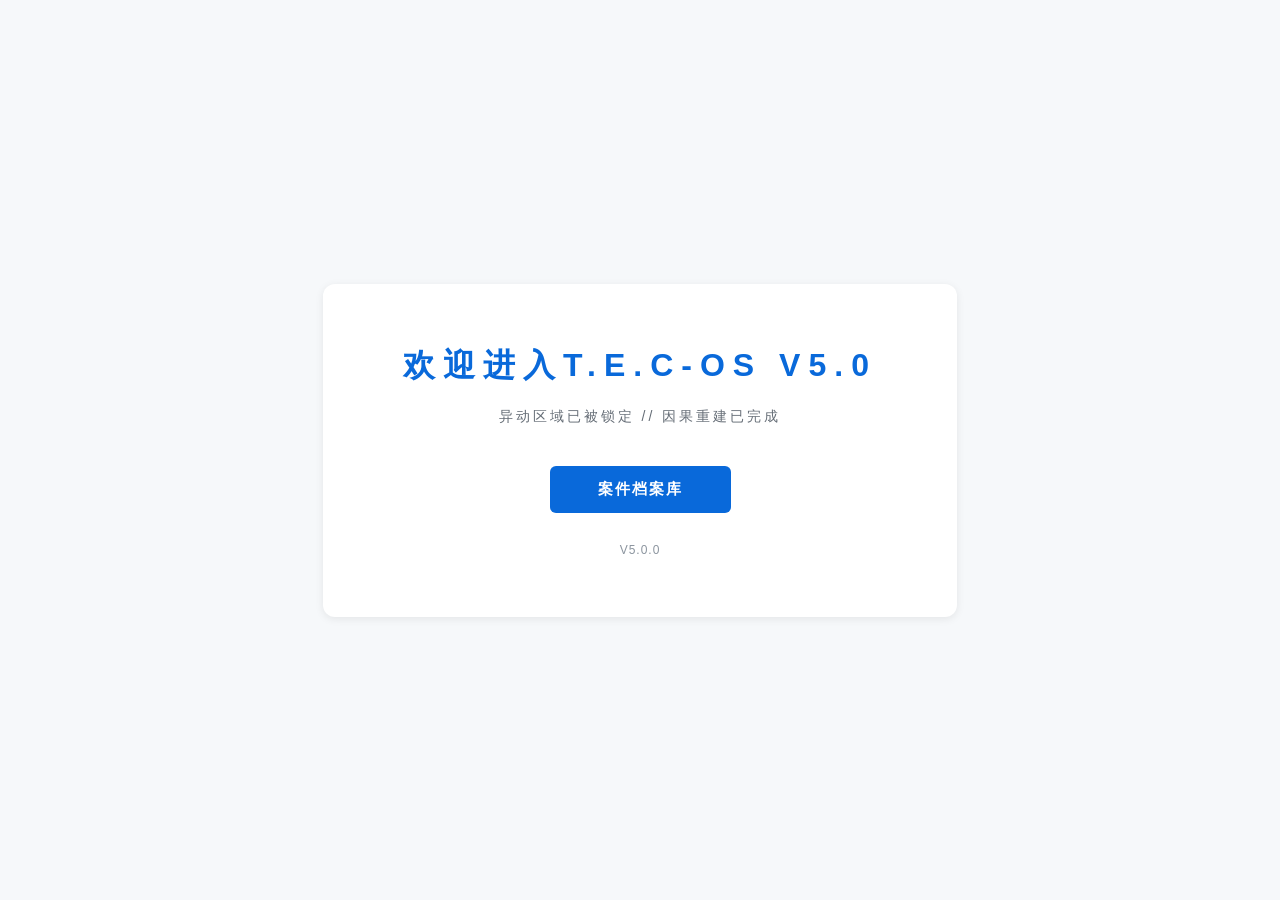
<file: index.html>
<!DOCTYPE html>
<html lang="zh-CN">
<head>
    <meta charset="UTF-8">
    <meta name="viewport" content="width=device-width, initial-scale=1.0, maximum-scale=1.0, user-scalable=no">
    <title>T.E.C-OS</title>
    <link rel="stylesheet" href="css/main.css">
    <style>
        body {
            margin: 0;
            padding: 0;
            background: #f6f8fa;
            height: 100vh;
            display: flex;
            align-items: center;
            justify-content: center;
        }

        .boot-screen {
            text-align: center;
            background: #ffffff;
            padding: 60px 80px;
            border-radius: 12px;
            box-shadow: 0 2px 8px rgba(0, 0, 0, 0.08);
        }

        .boot-title {
            font-size: 32px;
            font-weight: bold;
            letter-spacing: 8px;
            color: #0969da;
            margin-bottom: 20px;
        }

        .boot-subtitle {
            font-size: 14px;
            color: #656d76;
            letter-spacing: 3px;
            margin-bottom: 40px;
        }

        .boot-btn {
            padding: 14px 48px;
            font-size: 15px;
            font-weight: 600;
            letter-spacing: 2px;
        }

        .boot-note {
            font-size: 12px;
            color: #8b949e;
            margin-top: 30px;
            letter-spacing: 1px;
        }
    </style>
</head>
<body>

    <div class="boot-screen">
        <div class="boot-title">欢迎进入T.E.C-OS V5.0</div>
        <div class="boot-subtitle">异动区域已被锁定 // 因果重建已完成</div>
        <button class="boot-btn" onclick="location.href='cases.html'">案件档案库</button>
        <div class="boot-note">V5.0.0</div>
    </div>

</body>
</html>
</file>
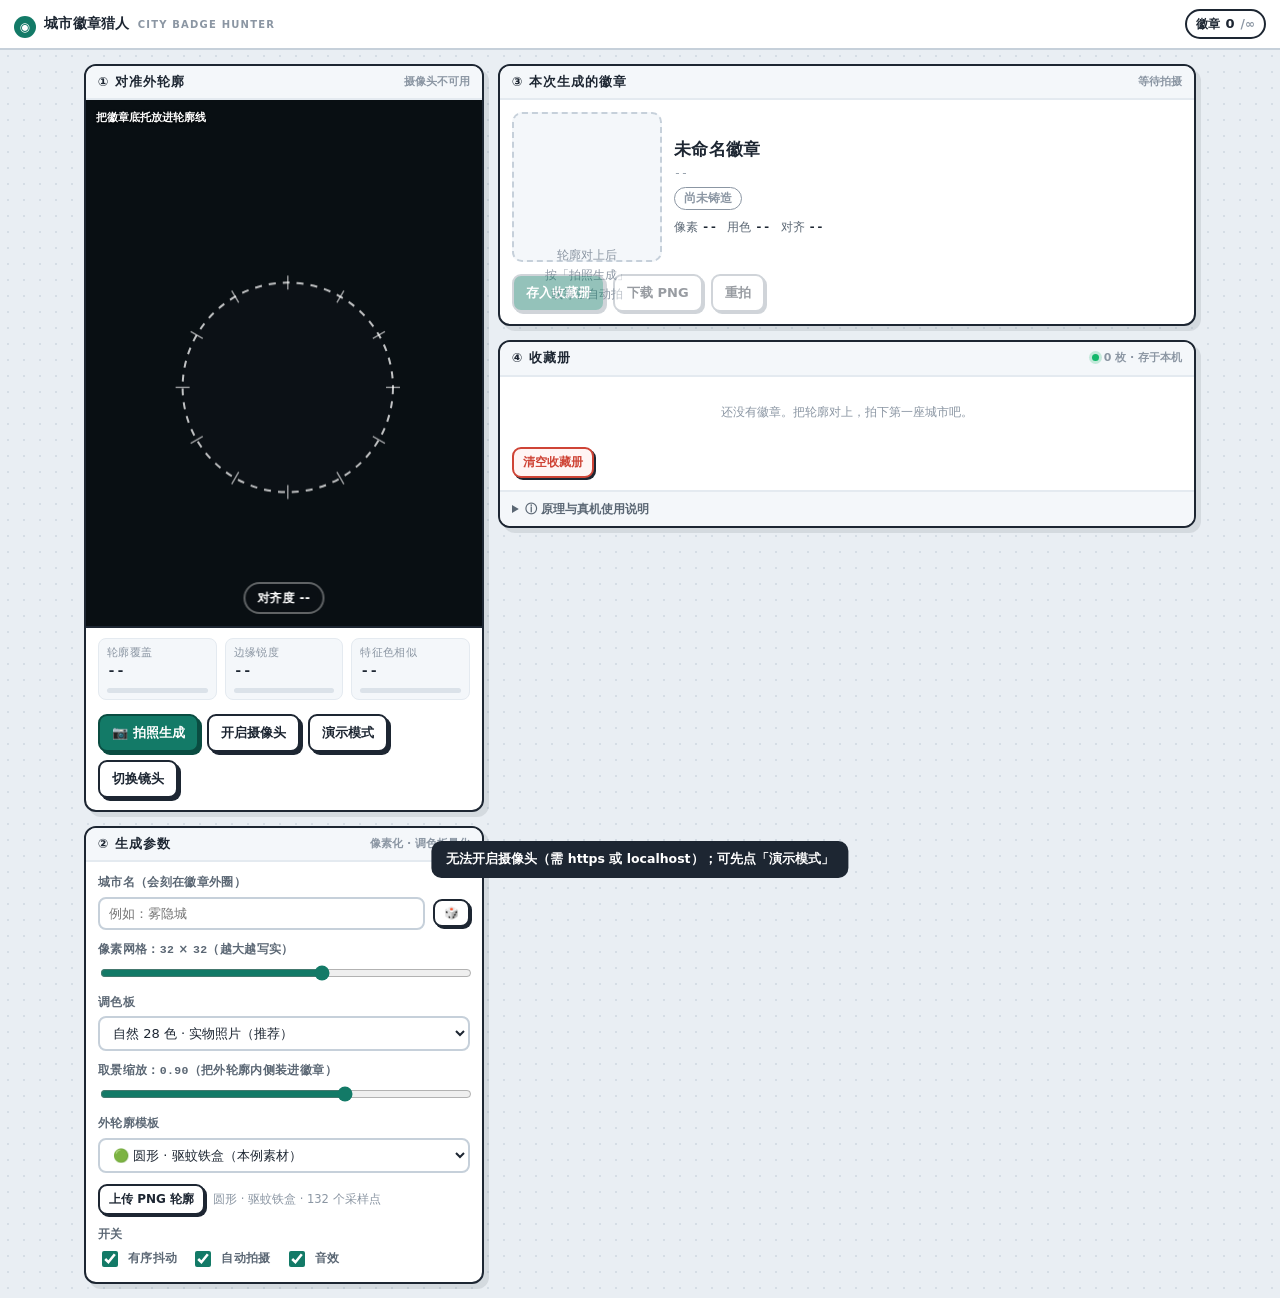
<file: cbh/index.html>
<!DOCTYPE html>
<html lang="zh-CN">
<head>
<meta charset="utf-8" />
<meta name="viewport" content="width=device-width, initial-scale=1, maximum-scale=1, user-scalable=no, viewport-fit=cover" />
<title>城市徽章猎人 · City Badge Hunter</title>
<style>
  :root{
    --bg:#e9eef3; --panel:#ffffff; --panel2:#f4f7fa; --line:#c6d0da; --line2:#e4eaf0;
    --ink:#1d2632; --ink2:#5b6774; --muted:#8b96a3;
    --primary:#137a67; --primary-d:#0a4c41; --amber:#e08a1e; --lock:#12b76a; --danger:#cf4436;
    --r16-bg:#e6ebf1;
  }
  *{box-sizing:border-box;-webkit-tap-highlight-color:transparent}
  html,body{margin:0;padding:0;height:100%}
  body{
    background:var(--bg); color:var(--ink); font-size:14px; line-height:1.5;
    font-family:"PingFang SC","Microsoft YaHei",system-ui,-apple-system,"Segoe UI",sans-serif;
    background-image:radial-gradient(#d5dde5 1px,transparent 1px); background-size:16px 16px;
    padding-bottom:env(safe-area-inset-bottom);
  }
  .mono{font-family:ui-monospace,"Cascadia Mono",Consolas,"Courier New",monospace;font-variant-numeric:tabular-nums}

  /* ---------- top bar ---------- */
  .topbar{position:sticky;top:0;z-index:30;display:flex;align-items:center;gap:10px;
    padding:9px 14px;background:#fff;border-bottom:2px solid var(--line)}
  .brand{display:flex;align-items:baseline;gap:8px;font-weight:800;letter-spacing:.02em}
  .brand .logo{display:inline-grid;place-items:center;width:22px;height:22px;border-radius:50%;
    background:var(--primary);color:#fff;font-size:12px;transform:translateY(3px)}
  .brand small{font-weight:600;color:var(--muted);letter-spacing:.12em;font-size:10px}
  .topbar .spacer{flex:1}
  .pill{display:inline-flex;align-items:center;gap:6px;padding:3px 9px;border:2px solid var(--ink);
    border-radius:999px;background:#fff;font-size:12px;font-weight:700}
  .pill b{font-size:13px}

  /* ---------- layout ---------- */
  .layout{display:grid;gap:14px;padding:14px;max-width:1140px;margin:0 auto;align-items:start}
  @media(min-width:980px){ .layout{grid-template-columns:minmax(330px,400px) 1fr} }
  .col{display:grid;gap:14px}

  .card{background:var(--panel);border:2px solid var(--ink);border-radius:12px;
    box-shadow:5px 5px 0 rgba(29,38,50,.10);overflow:hidden}
  .card>h2{margin:0;padding:7px 12px;font-size:12.5px;letter-spacing:.08em;background:var(--panel2);
    border-bottom:2px solid var(--line2);display:flex;align-items:center;justify-content:space-between;gap:8px}
  .card>h2 .tag{font-size:11px;color:var(--muted);font-weight:600;letter-spacing:0}
  .card .body{padding:12px}

  /* ---------- viewfinder ---------- */
  .stage{position:relative;width:100%;aspect-ratio:3/4;background:#0c1116;overflow:hidden;
    border-bottom:2px solid var(--ink)}
  .stage video,.stage img.feed{position:absolute;inset:0;width:100%;height:100%;object-fit:cover;display:block}
  .stage img.feed{transform-origin:50% 50%;will-change:transform}
  .stage canvas.ov{position:absolute;inset:0;width:100%;height:100%}
  .hidden{display:none!important}

  .flash{position:absolute;inset:0;background:#fff;opacity:0;pointer-events:none}
  .flash.on{animation:fl .42s ease-out}
  @keyframes fl{0%{opacity:.92}100%{opacity:0}}

  .lockpill{position:absolute;left:50%;bottom:12px;transform:translateX(-50%);
    padding:5px 12px;border-radius:999px;background:rgba(12,17,22,.62);color:#fff;font-size:12px;font-weight:700;
    border:2px solid rgba(255,255,255,.35);backdrop-filter:blur(4px);white-space:nowrap;letter-spacing:.04em}
  .lockpill.locked{background:rgba(18,183,106,.92);border-color:#fff}
  .lockpill .bar{position:absolute;left:0;top:0;bottom:0;width:0;background:rgba(18,183,106,.55);border-radius:999px;transition:width .1s linear}
  .lockpill span{position:relative}
  .hintbar{position:absolute;left:10px;right:10px;top:10px;display:flex;justify-content:space-between;
    font-size:11px;color:#fff;text-shadow:0 1px 3px rgba(0,0,0,.75);font-weight:600}

  /* ---------- metrics ---------- */
  .metrics{display:grid;grid-template-columns:repeat(3,1fr);gap:8px;padding:10px 12px 4px}
  .m{background:var(--panel2);border:1.5px solid var(--line2);border-radius:8px;padding:6px 8px}
  .m .k{font-size:10.5px;color:var(--muted);letter-spacing:.03em}
  .m .v{font-size:15px;font-weight:800}
  .m .t{height:5px;border-radius:3px;background:#dbe2e9;margin-top:4px;overflow:hidden}
  .m .t i{display:block;height:100%;width:0;background:var(--primary);transition:width .12s linear}
  .m.miss .t i{background:var(--amber)}

  /* ---------- controls ---------- */
  .ctrls{display:flex;flex-wrap:wrap;gap:8px;padding:10px 12px 12px}
  .btn{border:2px solid var(--ink);background:#fff;color:var(--ink);padding:8px 12px;border-radius:9px;
    font-weight:800;font-size:13px;cursor:pointer;box-shadow:3px 3px 0 var(--ink);
    transition:transform .05s,box-shadow .05s;font-family:inherit}
  .btn:hover{background:#f7fafc}
  .btn:active{transform:translate(3px,3px);box-shadow:0 0 0 var(--ink)}
  .btn.primary{background:var(--primary);color:#fff;border-color:var(--primary-d);box-shadow:3px 3px 0 var(--primary-d)}
  .btn.primary:hover{background:#159179}
  .btn.warn{background:#fff5f4;border-color:var(--danger);color:var(--danger);box-shadow:3px 3px 0 var(--danger)}
  .btn.sm{padding:5px 9px;font-size:12px;box-shadow:2px 2px 0 var(--ink)}
  .btn[disabled]{opacity:.45;cursor:not-allowed;box-shadow:2px 2px 0 #98a2ad;border-color:#98a2ad}

  /* ---------- form ---------- */
  .field{display:grid;gap:5px;margin-bottom:11px}
  .field label{font-size:11.5px;font-weight:700;color:var(--ink2);letter-spacing:.03em}
  .field .row{display:flex;gap:8px;align-items:center}
  input[type=text],select{font-family:inherit;font-size:13px;padding:7px 9px;border:2px solid var(--line);
    border-radius:8px;background:#fff;color:var(--ink);width:100%}
  input[type=text]:focus,select:focus{outline:none;border-color:var(--primary)}
  input[type=range]{width:100%;accent-color:var(--primary)}
  .swatchrow{display:flex;gap:6px;flex-wrap:wrap}
  .sw{width:15px;height:15px;border-radius:3px;border:1px solid rgba(0,0,0,.25)}
  .chk{display:flex;align-items:center;gap:7px;font-size:12.5px;font-weight:600;color:var(--ink2)}
  .chk input{width:16px;height:16px;accent-color:var(--primary)}

  /* ---------- result ---------- */
  .result{display:grid;grid-template-columns:150px 1fr;gap:12px;align-items:center}
  .badgebox{position:relative;width:150px;height:150px;display:grid;place-items:center;background:var(--panel2);
    border:2px dashed var(--line);border-radius:10px}
  .badgebox canvas{width:132px;height:132px;image-rendering:pixelated;filter:drop-shadow(0 3px 5px rgba(0,0,0,.22))}
  .badgebox .empty{font-size:11.5px;color:var(--muted);text-align:center;padding:0 12px;line-height:1.7}
  .rname{font-size:17px;font-weight:900;letter-spacing:.02em}
  .rsub{font-size:11.5px;color:var(--muted);margin-top:1px}
  .rarity{display:inline-block;margin-top:6px;padding:2px 9px;border-radius:999px;font-size:11.5px;font-weight:800;
    border:1.5px solid currentColor}
  .rstat{display:flex;gap:10px;margin-top:8px;font-size:11.5px;color:var(--ink2);flex-wrap:wrap}
  .rstat b{font-size:13px;color:var(--ink)}

  /* ---------- collection ---------- */
  .grid{display:grid;grid-template-columns:repeat(auto-fill,minmax(78px,1fr));gap:10px}
  .slot{position:relative;aspect-ratio:1;border-radius:10px;background:var(--panel2);
    border:2px dashed var(--line);display:grid;place-items:center;cursor:pointer;overflow:hidden}
  .slot.filled{border:2px solid var(--ink);border-style:solid;background:#fff;box-shadow:3px 3px 0 rgba(29,38,50,.12)}
  .slot img{width:100%;height:100%;object-fit:contain;image-rendering:pixelated;padding:4px}
  .slot .idx{position:absolute;left:4px;bottom:3px;font-size:9.5px;color:var(--muted);font-weight:700}
  .slot.filled:hover{transform:translateY(-2px)}
  .empty-note{font-size:12px;color:var(--muted);text-align:center;padding:14px 8px}
  .note{font-size:11.5px;color:var(--muted);line-height:1.75}
  .note code{background:var(--panel2);border:1px solid var(--line2);border-radius:4px;padding:1px 4px;font-size:11px}
  details.help{border-top:2px solid var(--line2);background:var(--panel2)}
  details.help>summary{cursor:pointer;padding:8px 12px;font-size:12px;font-weight:700;color:var(--ink2)}
  details.help .body{padding:0 12px 12px}

  /* ---------- modal ---------- */
  .modal{position:fixed;inset:0;z-index:60;background:rgba(15,22,30,.55);display:grid;place-items:center;padding:18px;
    backdrop-filter:blur(3px)}
  .modal .sheet{background:#fff;border:2px solid var(--ink);border-radius:14px;box-shadow:8px 8px 0 rgba(0,0,0,.18);
    max-width:390px;width:100%;max-height:92vh;overflow:auto;padding:16px;text-align:center}
  .modal h3{margin:6px 0 2px;font-size:20px;font-weight:900}
  .modal canvas.big{width:min(280px,72vw);height:auto;image-rendering:pixelated;filter:drop-shadow(0 6px 10px rgba(0,0,0,.25))}
  .modal .acts{display:flex;gap:8px;justify-content:center;margin-top:14px;flex-wrap:wrap}
  .toast{position:fixed;left:50%;bottom:22px;transform:translateX(-50%) translateY(20px);z-index:80;
    background:var(--ink);color:#fff;padding:9px 15px;border-radius:10px;font-size:12.5px;font-weight:700;
    opacity:0;transition:opacity .2s,transform .2s;pointer-events:none;max-width:88vw;text-align:center}
  .toast.on{opacity:1;transform:translateX(-50%) translateY(0)}
  .dot{display:inline-block;width:7px;height:7px;border-radius:50%;background:var(--lock);margin-right:5px;
    box-shadow:0 0 0 3px rgba(18,183,106,.22)}
</style>
</head>
<body>

<div class="topbar">
  <div class="brand"><span class="logo">◉</span>城市徽章猎人<small>CITY BADGE HUNTER</small></div>
  <div class="spacer"></div>
  <div class="pill">徽章 <b id="cnt">0</b><span style="color:var(--muted)">/∞</span></div>
</div>

<div class="layout">
  <div class="col">
    <!-- ============ 取景器 ============ -->
    <section class="card">
      <h2>① 对准外轮廓 <span class="tag" id="srcTag">未开启</span></h2>
      <div class="stage" id="stage">
        <video id="cam" playsinline muted autoplay></video>
        <img id="feed" class="feed hidden" alt="演示画面" />
        <canvas class="ov" id="ov"></canvas>
        <div class="flash" id="flash"></div>
        <div class="hintbar"><span id="hintL">把徽章底托放进轮廓线</span><span id="hintR" class="mono"></span></div>
        <div class="lockpill" id="lock"><div class="bar" id="lockBar"></div><span id="lockTxt">对齐度 --</span></div>
      </div>
      <div class="metrics">
        <div class="m" id="m1"><div class="k">轮廓覆盖</div><div class="v mono" id="v1">--</div><div class="t"><i id="b1"></i></div></div>
        <div class="m" id="m2"><div class="k">边缘锐度</div><div class="v mono" id="v2">--</div><div class="t"><i id="b2"></i></div></div>
        <div class="m" id="m3"><div class="k">特征色相似</div><div class="v mono" id="v3">--</div><div class="t"><i id="b3"></i></div></div>
      </div>
      <div class="ctrls">
        <button class="btn primary" id="btnShot">📷 拍照生成</button>
        <button class="btn" id="btnStart">开启摄像头</button>
        <button class="btn" id="btnDemo">演示模式</button>
        <button class="btn" id="btnFlip">切换镜头</button>
      </div>
    </section>

    <!-- ============ 参数 ============ -->
    <section class="card">
      <h2>② 生成参数 <span class="tag">像素化 · 调色板量化</span></h2>
      <div class="body">
        <div class="field">
          <label>城市名（会刻在徽章外圈）</label>
          <div class="row">
            <input type="text" id="city" maxlength="10" placeholder="例如：雾隐城" />
            <button class="btn sm" id="btnRand" title="随机城市名">🎲</button>
          </div>
        </div>
        <div class="field">
          <label>像素网格：<b class="mono" id="gridVal">32</b> × <span class="mono">32</span>（越大越写实）</label>
          <input type="range" id="grid" min="14" max="44" step="2" value="32" />
        </div>
        <div class="field">
          <label>调色板</label>
          <select id="pal">
            <option value="natural28">自然 28 色 · 实物照片（推荐）</option>
            <option value="retro16">复古 16 色 · 硬朗</option>
            <option value="vivid32">幻彩 32 色 · 细腻</option>
          </select>
        </div>
        <div class="field">
          <label>取景缩放：<b class="mono" id="cropVal">0.90</b>（把外轮廓内侧装进徽章）</label>
          <input type="range" id="crop" min="60" max="105" step="1" value="90" />
        </div>
        <div class="field">
          <label>外轮廓模板</label>
          <select id="shape">
            <option value="circle">🟢 圆形 · 驱蚊铁盒（本例素材）</option>
            <option value="hex">⬡ 六边形 · 自定义示例</option>
            <option value="star">★ 五角星 · 自定义示例</option>
            <option value="custom">🖼 自定义 PNG 轮廓</option>
          </select>
          <div class="row" style="margin-top:6px">
            <button class="btn sm" id="btnUpload">上传 PNG 轮廓</button>
            <span class="note" id="shapeNote">按透明通道自动提取边缘</span>
          </div>
          <input type="file" id="file" accept="image/png,image/*" class="hidden" />
        </div>
        <div class="field" style="margin-bottom:0">
          <label>开关</label>
          <div class="row" style="gap:14px;flex-wrap:wrap">
            <label class="chk"><input type="checkbox" id="dither" checked /> 有序抖动</label>
            <label class="chk"><input type="checkbox" id="auto" checked /> 自动拍摄</label>
            <label class="chk"><input type="checkbox" id="sound" checked /> 音效</label>
          </div>
        </div>
      </div>
    </section>
  </div>

  <div class="col">
    <!-- ============ 结果 ============ -->
    <section class="card">
      <h2>③ 本次生成的徽章 <span class="tag" id="lastTag">等待拍摄</span></h2>
      <div class="body">
        <div class="result">
          <div class="badgebox">
            <canvas id="preview" width="512" height="512"></canvas>
            <div class="empty" id="prevEmpty">轮廓对上后<br />按「拍照生成」<br />或等它自动拍</div>
          </div>
          <div>
            <div class="rname" id="rname">未命名徽章</div>
            <div class="rsub mono" id="rsub">--</div>
            <div class="rarity" id="rrar" style="color:var(--muted)">尚未铸造</div>
            <div class="rstat">
              <span>像素 <b class="mono" id="sPix">--</b></span>
              <span>用色 <b class="mono" id="sCol">--</b></span>
              <span>对齐 <b class="mono" id="sScore">--</b></span>
            </div>
          </div>
        </div>
        <div class="ctrls" style="padding:12px 0 0">
          <button class="btn primary" id="btnSave" disabled>存入收藏册</button>
          <button class="btn" id="btnDown" disabled>下载 PNG</button>
          <button class="btn" id="btnReshoot" disabled>重拍</button>
        </div>
      </div>
    </section>

    <!-- ============ 收藏册 ============ -->
    <section class="card">
      <h2>④ 收藏册 <span class="tag"><span class="dot"></span><b id="cnt2">0</b> 枚 · 存于本机</span></h2>
      <div class="body">
        <div class="grid" id="grid2"></div>
        <div class="ctrls" style="padding:12px 0 0">
          <button class="btn warn sm" id="btnClear">清空收藏册</button>
        </div>
      </div>
      <details class="help">
        <summary>ⓘ 原理与真机使用说明</summary>
        <div class="body note">
          <b>外轮廓匹配</b>：把固定轮廓（本例为铁盒外圈）的采样点投到取景画面，沿半径方向在 ±5% 容差内搜索梯度峰值。
          「轮廓覆盖」= 命中边缘的点占比，「边缘锐度」= 命中强度，「特征色相似」= 轮廓内侧平均色与参考色的接近度；
          三者加权后再过一条曲线得到对齐度。<br />
          <b>像素徽章</b>：按轮廓圆取景 → 缩小到 N×N → 有序抖动 → 映射到固定调色板 → 最近邻放大 ×18 → 叠上金属外圈、
          齿纹、铆钉与环形刻字。<br />
          <b>真机</b>：手机浏览器调用摄像头需要 <code>https://</code> 或 <code>localhost</code>。本地可直接
          <code>python -m http.server</code> 后用桌面浏览器访问（localhost 也算安全上下文）。<br />
          <b>换城市</b>：把该城市的固定物做成透明底 PNG 上传即可，轮廓判定与徽章形状会跟着换。
        </div>
      </details>
    </section>
  </div>
</div>

<div class="toast" id="toast"></div>

<script>
"use strict";
/* ============================================================
   城市徽章猎人 · 原型  v0.1
   单文件、零依赖。摄像头 + 固定外轮廓匹配 + 像素徽章生成。
   ============================================================ */

const DEMO_SRC = "[data-uri]";   // 演示画面（由 build 脚本内联，避免 file:// 下的画布污染）

/* ---------------- 常量 ---------------- */
const TAU = Math.PI * 2;
const LOCK_SCORE = 92;         // 自动拍摄触发线
const REARM_SCORE = 72;        // 掉到这个分数以下才算「目标已移开」，会自动重新上膛
const HOLD_FRAMES = 8;         // 需要连续稳定的帧数
const CAP_COOLDOWN = 24;       // 拍完后的冷却帧数
const ANALYSIS_W = 200;        // 分析画布宽度（越小越快）
const WORK = 300;              // 取景工作画布边长

/* 像素调色板
   natural28：面向实物照片，含完整的淡绿/薄荷/暖肤色阶（拍铁盒、植物、街景都够用）
   retro16 / vivid32：DawnBringer 经典像素质感，风格更硬朗 */
const PALETTES = {
  natural28: {
    name: "自然 28 色",
    colors: [[20,24,29],[43,53,64],[74,87,100],[119,132,143],[170,181,191],[221,228,233],[255,255,255],
             [247,238,214],[236,217,169],[220,187,126],[195,146,90],[150,99,58],[106,66,39],
             [232,242,218],[207,224,182],[174,203,143],[132,177,104],[87,140,70],[52,96,58],[30,63,43],
             [134,205,187],[61,156,139],[26,92,85],
             [226,84,63],[240,166,46],[242,226,102],[111,143,216],[139,111,176]]
  },
  retro16: {
    name: "复古 16 色",
    colors: [[20,12,28],[68,36,52],[48,52,109],[78,74,78],[133,76,48],[52,101,36],[208,70,72],[117,113,97],
             [89,125,206],[210,125,44],[133,149,161],[109,170,44],[210,170,153],[109,194,202],[218,212,94],[222,238,214]]
  },
  vivid32: {
    name: "幻彩 32 色",
    colors: [[0,0,0],[34,32,52],[69,40,60],[102,57,49],[143,86,59],[223,113,38],[217,160,102],[238,195,154],
             [251,242,54],[153,229,80],[106,190,48],[55,148,110],[75,105,47],[82,75,36],[50,60,57],[63,63,116],
             [48,96,130],[91,110,225],[99,155,255],[95,205,228],[203,219,252],[255,255,255],[155,173,183],[132,126,135],
             [105,106,106],[89,86,82],[118,66,138],[172,50,50],[217,87,99],[215,123,186],[143,151,74],[138,111,48]]
  }
};
const BAYER = [[0,8,2,10],[12,4,14,6],[3,11,1,9],[15,7,13,5]];

const RARITY = [
  { min: 96, name: "传说", star: "★★★★", ring: ["#fff3c4","#e8b33c","#a9761a","#fff9e0"] },
  { min: 92, name: "稀有", star: "★★★",  ring: ["#ffffff","#dbe3ec","#8b97a8","#f2f6fa"] },
  { min: 85, name: "精良", star: "★★",   ring: ["#f6dfc2","#cf9a5f","#8a5c2a","#ffe9cf"] },
  { min: 0,  name: "普通", star: "★",    ring: ["#e8edf2","#b3bcc6","#767f8a","#f6f9fb"] }
];
const CITIES = ["雾隐城","槐安城","临风城","望川城","青芜城","栖霞城","听雨城","长明城","拾光城","白露城","南屏城","照野城"];

/* ---------------- 状态 ---------------- */
const state = {
  src: "none",          // none | cam | demo
  facing: "environment",
  stream: null,
  contour: null,        // {label, kind, cx, cy, r, pts:[], ref, cropScale}
  smooth: { cov: 0, sharp: 0, hue: 1, score: 0, ready: false },
  hold: 0,
  cooldown: 0,
  armed: true,          // 「上膛」：只有移开目标再重新对准，才允许下一次自动拍摄
  last: null,           // 最近一次生成的徽章
  collection: [],
  opts: { grid: 32, pal: "natural28", dither: true, auto: true, sound: true, crop: 0.90 }
};
const $ = (id) => document.getElementById(id);

/* ---------------- 小工具 ---------------- */
const clamp = (v, a, b) => v < a ? a : v > b ? b : v;
const lerp = (a, b, t) => a + (b - a) * t;
const ease = (t) => t < .5 ? 2 * t * t : 1 - Math.pow(-2 * t + 2, 2) / 2;
const fmt = (n, d = 1) => n.toFixed(d);
function toast(msg, ms = 2000) {
  const t = $("toast"); t.textContent = msg; t.classList.add("on");
  clearTimeout(toast._t); toast._t = setTimeout(() => t.classList.remove("on"), ms);
}

/* ============================================================
   1. 外轮廓模板

   坐标约定：轮廓点 [x, y] 与圆心/半径都以「取景框宽度」为 1 个单位。
   于是 X = x*Ws、Y = y*Ws（纵轴同样乘宽度，不要再乘高度），
   圆/多边形的几何关系才自洽。归一坐标 (nx, ny) 换算到本约定时：
     x = nx,  y = ny * (Ws 对应的画面纵横比) = ny * stageH / stageW
   ============================================================ */
function circleContour(cx, cy, r, n = 132) {
  const pts = [];
  for (let i = 0; i < n; i++) { const a = i / n * TAU; pts.push([cx + Math.cos(a) * r, cy + Math.sin(a) * r]); }
  return { kind: "circle", cx, cy, r, pts };
}
function polygonContour(sides, rOut, rIn, cx = .5, cy = .5) {
  const n = sides * 2, pts = [];
  for (let i = 0; i < n; i++) {
    const a = -Math.PI / 2 + i / n * TAU, rr = i % 2 === 0 ? rOut : rIn;
    pts.push([cx + Math.cos(a) * rr, cy + Math.sin(a) * rr]);
  }
  return { kind: "poly", cx, cy, r: rOut, pts, sides };
}
// 由 PNG 透明通道提取轮廓采样点（归一化到 0..1 的取景框内，contain 适配）
function contourFromImage(img) {
  const S = 220;
  const c = document.createElement("canvas"); c.width = c.height = S;
  const x = c.getContext("2d", { willReadFrequently: true });
  const ar = img.naturalWidth / img.naturalHeight;
  const dw = ar >= 1 ? S : S * ar, dh = ar >= 1 ? S / ar : S;
  x.drawImage(img, (S - dw) / 2, (S - dh) / 2, dw, dh);
  const d = x.getImageData(0, 0, S, S).data;
  const on = (i, j) => (i < 0 || j < 0 || i >= S || j >= S) ? 0 : (d[(j * S + i) * 4 + 3] > 128 ? 1 : 0);
  const pts = [];
  for (let j = 1; j < S - 1; j++) for (let i = 1; i < S - 1; i++) {
    if (!on(i, j)) continue;
    if (on(i - 1, j) && on(i + 1, j) && on(i, j - 1) && on(i, j + 1)) continue;   // 只留边缘
    pts.push([i, j]);
  }
  if (pts.length < 12) return null;
  // 抽稀到 ~180 点
  const step = Math.max(1, Math.floor(pts.length / 180));
  const keep = pts.filter((_, i) => i % step === 0);
  let sx = 0, sy = 0;
  keep.forEach(p => { sx += p[0]; sy += p[1]; });
  const cx = sx / keep.length / S, cy = sy / keep.length / S;
  let rr = 0; keep.forEach(p => { rr += Math.hypot(p[0] / S - cx, p[1] / S - cy); });
  rr /= keep.length;
  return { kind: "custom", cx, cy, r: rr, pts: keep.map(p => [p[0] / S, p[1] / S]), ref: null };
}
function setContour(kind, img) {
  const box = $("stage").getBoundingClientRect();
  const aspectFix = box.height / box.width;   // 高度归一要乘回宽度基准
  let c = null;
  if (kind === "circle") {
    // 由素材实测：圆心 (0.5096, 0.5463)、半径 0.2656×画面宽
    c = circleContour(0.5096, 0.5463 * aspectFix, 0.2656);
    c.label = "圆形 · 驱蚊铁盒";
    c.ref = [172, 203, 174];       // 轮廓内侧参考色（实测平均）
    c.cropScale = 0.90;
  } else if (kind === "hex") {
    c = polygonContour(6, 0.30, 0.30, 0.5, 0.5 * aspectFix);
    c.label = "六边形 · 示例"; c.ref = null; c.cropScale = 0.95;
  } else if (kind === "star") {
    c = polygonContour(5, 0.30, 0.135, 0.5, 0.5 * aspectFix);
    c.label = "五角星 · 示例"; c.ref = null; c.cropScale = 0.80;
  } else if (kind === "custom" && img) {
    c = contourFromImage(img);
    if (!c) { toast("轮廓图太简单了，换一张透明底 PNG"); return; }
    c.label = "自定义轮廓"; c.ref = null; c.cropScale = 0.95;
  }
  if (!c) return;
  state.contour = c;
  state.hold = 0;
  state.armed = true;
  state.smooth.ready = false;
  $("shapeNote").textContent = c.label + " · " + c.pts.length + " 个采样点";
}

/* ============================================================
   2. 画面来源（摄像头 / 演示图）
   ============================================================ */
async function startCamera() {
  try {
    stopAll();
    state.stream = await navigator.mediaDevices.getUserMedia({
      audio: false,
      video: { facingMode: { ideal: state.facing }, width: { ideal: 1920 }, height: { ideal: 1440 } }
    });
    const v = $("cam");
    v.srcObject = state.stream;
    await v.play().catch(() => {});
    v.classList.remove("hidden"); $("feed").classList.add("hidden");
    state.src = "cam";
    $("srcTag").textContent = "摄像头 · 实时";
    $("btnStart").textContent = "重启摄像头";
  } catch (e) {
    console.warn(e);
    state.src = "none";
    $("srcTag").textContent = "摄像头不可用";
    toast("无法开启摄像头（需 https 或 localhost）；可先点「演示模式」", 4200);
  }
}
function stopAll() {
  if (state.stream) { state.stream.getTracks().forEach(t => t.stop()); state.stream = null; }
  state.src = "none";
}
function startDemo() {
  stopAll();
  const f = $("feed");
  f.src = DEMO_SRC;
  f.classList.remove("hidden");
  $("cam").classList.add("hidden");
  f.onload = () => { state.src = "demo"; $("srcTag").textContent = "演示画面 · 静态"; };
  if (f.complete && f.naturalWidth) { state.src = "demo"; $("srcTag").textContent = "演示画面 · 静态"; }
}

/* 取景框 → 源像素的仿射映射（含演示图的呼吸位移） */
let drift = { x: 0, y: 0, k: 1.035, t: 0 };
function mapping() {
  const box = $("stage").getBoundingClientRect();
  const Ws = box.width, Hs = box.height;
  if (state.src === "cam") {
    const v = $("cam"); const vw = v.videoWidth || 1280, vh = v.videoHeight || 960;
    const s = Math.max(Ws / vw, Hs / vh);
    return { Ws, Hs, vw, vh, sx: (x) => (x - (Ws - vw * s) / 2) / s, sy: (y) => (y - (Hs - vh * s) / 2) / s, rk: 1 / s };
  }
  if (state.src === "demo") {
    const f = $("feed"); const vw = f.naturalWidth || 900, vh = f.naturalHeight || 1200;
    const s = Math.max(Ws / vw, Hs / vh);
    return {
      Ws, Hs, vw, vh,
      sx: (x) => ((x - Ws / 2 - drift.x) / drift.k + Ws / 2) / s,
      sy: (y) => ((y - Hs / 2 - drift.y) / drift.k + Hs / 2) / s,
      rk: 1 / (s * drift.k)
    };
  }
  return { Ws, Hs, vw: 1, vh: 1, sx: (x) => 0, sy: (y) => 0, rk: 1 };
}
function frameEl() { return state.src === "cam" ? $("cam") : $("feed"); }
function frameReady() {
  const el = frameEl();
  if (!el) return false;
  return state.src === "cam" ? el.readyState >= 2 : (el.naturalWidth > 0);
}

/* ============================================================
   3. 匹配分析（灰度 + Sobel，沿轮廓半径搜索梯度峰）
   ============================================================ */
const acan = document.createElement("canvas");
const actx = acan.getContext("2d", { willReadFrequently: true });
let gbuf = null;

function analyze() {
  if (!frameReady() || !state.contour) return null;
  const m = mapping();
  const el = frameEl();
  const aw = ANALYSIS_W, ah = Math.max(2, Math.round(ANALYSIS_W * m.vh / m.vw));
  if (acan.width !== aw || acan.height !== ah) { acan.width = aw; acan.height = ah; gbuf = null; }
  actx.drawImage(el, 0, 0, aw, ah);
  const d = actx.getImageData(0, 0, aw, ah).data;

  // 灰度 + Sobel
  const n = aw * ah;
  if (!gbuf || gbuf.length !== n) gbuf = new Float32Array(n);
  const g = gbuf;
  for (let i = 0, p = 0; i < n; i++, p += 4) g[i] = d[p] * 0.299 + d[p + 1] * 0.587 + d[p + 2] * 0.114;
  const mag = new Float32Array(n), gx = new Float32Array(n), gy = new Float32Array(n);
  for (let y = 1; y < ah - 1; y++) for (let x = 1; x < aw - 1; x++) {
    const i = y * aw + x;
    const a = g[i - aw - 1], b = g[i - aw], c = g[i - aw + 1];
    const e = g[i - 1], f = g[i + 1];
    const h = g[i + aw - 1], k = g[i + aw], l = g[i + aw + 1];
    const dx = (c + 2 * f + l) - (a + 2 * e + h);
    const dy = (h + 2 * k + l) - (a + 2 * b + c);
    gx[i] = dx; gy[i] = dy; mag[i] = Math.hypot(dx, dy);
  }
  // 自适应阈值：取梯度强度 p98
  const samp = [];
  for (let i = 0; i < n; i += 7) samp.push(mag[i]);
  samp.sort((p, q) => p - q);
  const p98 = samp[Math.floor(samp.length * 0.98)] || 0;
  const THR = clamp(p98 * 0.5, 26, 130);

  // 轮廓中心/半径 → 分析画布坐标
  const k = (aw / m.vw);
  const acx = m.sx(state.contour.cx * m.Ws) * k;
  const acy = m.sy(state.contour.cy * m.Ws) * k;
  const arp = state.contour.r * m.Ws * m.rk * k;

  const pts = state.contour.pts;
  const N = pts.length;
  let hit = 0, sharpSum = 0, offSum = 0, offN = 0;
  const flags = new Uint8Array(N);
  const TOL = 0.05, STEPS = 9;
  for (let i = 0; i < N; i++) {
    const px = m.sx(pts[i][0] * m.Ws) * k, py = m.sy(pts[i][1] * m.Ws) * k;
    let ux = px - acx, uy = py - acy;
    const ul = Math.hypot(ux, uy) || 1; ux /= ul; uy /= ul;
    const r0 = Math.hypot(px - acx, py - acy);
    if (r0 < 3 || r0 > aw * 0.7) { flags[i] = 0; continue; }
    let best = 0, bestOff = 0;
    for (let s = -STEPS; s <= STEPS; s++) {
      const t = s / STEPS * TOL;
      const rx = acx + ux * r0 * (1 + t), ry = acy + uy * r0 * (1 + t);
      const xi = Math.round(rx), yi = Math.round(ry);
      if (xi < 1 || yi < 1 || xi >= aw - 1 || yi >= ah - 1) continue;
      const ii = yi * aw + xi;
      // 只取「沿半径方向」的梯度分量，抑制无关走向的纹理
      const v = Math.abs(gx[ii] * ux + gy[ii] * uy);
      if (v > best) { best = v; bestOff = t; }
    }
    flags[i] = best >= THR ? 1 : 0;
    if (flags[i]) { hit++; offSum += Math.abs(bestOff); offN++; }
    sharpSum += clamp(best / 150, 0, 1);
  }

  // 轮廓内侧平均色（特征校验）
  let hueSim = 1;
  if (state.contour.ref) {
    let sr = 0, sg = 0, sb = 0, cnt = 0;
    const ir = arp * 0.62;
    for (let y = Math.max(1, Math.floor(acy - ir)); y < Math.min(ah - 1, acy + ir); y += 2) {
      for (let x = Math.max(1, Math.floor(acx - ir)); x < Math.min(aw - 1, acx + ir); x += 2) {
        if (Math.hypot(x - acx, y - acy) > ir) continue;
        const p = (y * aw + x) * 4;
        sr += d[p]; sg += d[p + 1]; sb += d[p + 2]; cnt++;
      }
    }
    if (cnt > 12) {
      sr /= cnt; sg /= cnt; sb /= cnt;
      const dr = sr - state.contour.ref[0], dg = sg - state.contour.ref[1], db = sb - state.contour.ref[2];
      hueSim = clamp(1 - Math.hypot(dr, dg, db) / 165, 0, 1);
    }
  }

  const cov = hit / N;
  const sharp = sharpSum / N;
  const raw = state.contour.ref
    ? 0.55 * cov + 0.30 * sharp + 0.15 * hueSim
    : 0.65 * cov + 0.35 * sharp;
  const score = raw >= 0.72 ? 88 + Math.min(1, (raw - 0.72) / 0.28) * 11 : raw / 0.72 * 88;
  const s = state.smooth;
  if (!s.ready) { s.cov = cov; s.sharp = sharp; s.hue = hueSim; s.score = score; s.ready = true; }
  else {
    s.cov = lerp(s.cov, cov, .45); s.sharp = lerp(s.sharp, sharp, .45);
    s.hue = lerp(s.hue, hueSim, .45); s.score = lerp(s.score, score, .5);
  }

  return { cov, sharp, hueSim, score, flags, acx, acy, arp, off: offN ? offSum / offN : 0 };
}

/* ---------------- 取景框叠加层 ---------------- */
function drawOverlay(res) {
  const cv = $("ov"), box = $("stage").getBoundingClientRect();
  const dpr = Math.min(2.5, window.devicePixelRatio || 1);
  const W = Math.round(box.width * dpr), H = Math.round(box.height * dpr);
  if (cv.width !== W || cv.height !== H) { cv.width = W; cv.height = H; }
  const x = cv.getContext("2d");
  x.setTransform(dpr, 0, 0, dpr, 0, 0);
  x.clearRect(0, 0, box.width, box.height);
  const c = state.contour; if (!c) return;
  const BW = box.width;
  const cx = c.cx * BW, cy = c.cy * BW, r = c.r * BW;   // 纵轴同用宽度基准
  const P = (p) => [p[0] * BW, p[1] * BW];
  const pathPts = (x) => {
    const q = P(c.pts[0]); x.moveTo(q[0], q[1]);
    for (let i = 1; i < c.pts.length; i++) { const t = P(c.pts[i]); x.lineTo(t[0], t[1]); }
    x.closePath();
  };

  const locked = state.smooth.score >= LOCK_SCORE;
  // 轮廓外压暗
  x.save();
  x.fillStyle = "rgba(8,12,16,.34)";
  x.beginPath(); x.rect(0, 0, box.width, box.height);
  if (c.kind === "circle") { x.arc(cx, cy, r, 0, TAU, true); }
  else pathPts(x);
  x.fill("evenodd");
  x.restore();

  // 轮廓线
  x.save();
  x.strokeStyle = locked ? "rgba(24,220,130,.95)" : "rgba(255,255,255,.75)";
  x.lineWidth = 2; x.setLineDash(c.kind === "circle" ? [7, 7] : [5, 5]);
  x.beginPath();
  if (c.kind === "circle") x.arc(cx, cy, r, 0, TAU);
  else pathPts(x);
  x.stroke(); x.restore();

  // 采样点：命中绿、未命中橙红
  if (res) {
    const fl = res.flags;
    x.save();
    for (let i = 0; i < c.pts.length; i++) {
      const p = P(c.pts[i]);
      const ok = fl[i] === 1;
      x.fillStyle = ok ? "rgba(24,220,130,1)" : "rgba(255,120,90,.85)";
      x.fillRect(p[0] - 1.6, p[1] - 1.6, 3.2, 3.2);
    }
    x.restore();
  }

  // 圆形的十字刻度
  if (c.kind === "circle") {
    x.save(); x.strokeStyle = "rgba(255,255,255,.6)"; x.lineWidth = 1.4;
    for (let i = 0; i < 12; i++) {
      const a = i / 12 * TAU;
      x.beginPath();
      x.moveTo(cx + Math.cos(a) * (r - 7), cy + Math.sin(a) * (r - 7));
      x.lineTo(cx + Math.cos(a) * (r + 7), cy + Math.sin(a) * (r + 7));
      x.stroke();
    }
    x.restore();
  }
}
function updateHud(res) {
  const s = state.smooth;
  const sc = res ? Math.round(s.score) : 0;
  const cd = state.cooldown > 0, disarmed = !state.armed;
  $("lockTxt").textContent = !res ? "对齐度 --"
    : (cd || disarmed) ? "✓ 已拍摄 · 移开后重新对准可自动拍"
      : (s.score >= LOCK_SCORE ? "◉ 已锁定 · 自动拍摄中" : "对齐度 " + sc + "%");
  $("lock").classList.toggle("locked", s.score >= LOCK_SCORE || cd || disarmed);
  $("lockBar").style.width = (state.hold / HOLD_FRAMES * 100) + "%";
  const set = (i, v, val, miss) => {
    $("v" + i).textContent = val;
    $("b" + i).style.width = clamp(v * 100, 0, 100) + "%";
    $("m" + i).classList.toggle("miss", !!miss);
  };
  if (res) {
    set(1, res.cov, Math.round(res.cov * 100) + "%", res.cov < .8);
    set(2, res.sharp, Math.round(res.sharp * 100) + "%", res.sharp < .45);
    if (state.contour && state.contour.ref) set(3, res.hueSim, Math.round(res.hueSim * 100) + "%", res.hueSim < .6);
    else { $("v3").textContent = "n/a"; $("b3").style.width = "0"; $("m3").classList.remove("miss"); }
  }
  $("hintR").textContent = state.src === "cam" ? "LIVE" : (state.src === "demo" ? "DEMO" : "");
}

/* ============================================================
   4. 像素徽章生成
   ============================================================ */
const workc = document.createElement("canvas");
workc.width = workc.height = WORK;
const wctx = workc.getContext("2d", { willReadFrequently: true });

function grabCircle() {
  const m = mapping(), el = frameEl();
  const sx = m.sx(state.contour.cx * m.Ws);
  const sy = m.sy(state.contour.cy * m.Ws);
  const sr = state.contour.r * m.Ws * m.rk;             // 源像素半径
  const half = sr * state.opts.crop;                    // 取景半宽
  const x0 = clamp(sx - half, 0, Math.max(0, m.vw - 1));
  const y0 = clamp(sy - half, 0, Math.max(0, m.vh - 1));
  const w = clamp(half * 2, 8, m.vw - x0);
  const h = clamp(half * 2, 8, m.vh - y0);
  const sat = estimateSaturation(el, x0, y0, w, h);
  const s = clamp(1.22 - sat * 0.42, 0.95, 1.28);
  wctx.clearRect(0, 0, WORK, WORK);
  wctx.filter = "saturate(" + fmt(s, 2) + ") contrast(1.04)";
  wctx.drawImage(el, x0, y0, w, h, 0, 0, WORK, WORK);
  wctx.filter = "none";
  return { img: wctx.getImageData(0, 0, WORK, WORK), sr };
}
function estimateSaturation(el, x0, y0, w, h) {
  const t = document.createElement("canvas"); t.width = t.height = 32;
  const c = t.getContext("2d", { willReadFrequently: true });
  try { c.drawImage(el, x0, y0, w, h, 0, 0, 32, 32); } catch (e) { return .2; }
  const d = c.getImageData(0, 0, 32, 32).data;
  let sum = 0;
  for (let i = 0; i < d.length; i += 4) {
    const mx = Math.max(d[i], d[i + 1], d[i + 2]), mn = Math.min(d[i], d[i + 1], d[i + 2]);
    sum += mx === 0 ? 0 : (mx - mn) / mx;
  }
  return sum / (d.length / 4);
}
function pixelate(im, N) {
  const src = im.data, W = im.width;
  // 圆心外侧填成内侧均色，避免背景色污染边缘格子
  let mr = 0, mg = 0, mb = 0, mc = 0;
  const R = W / 2 * 0.72;
  for (let y = 0; y < W; y += 2) for (let x = 0; x < W; x += 2) {
    if (Math.hypot(x - W / 2, y - W / 2) > R) continue;
    const p = (y * W + x) * 4; mr += src[p]; mg += src[p + 1]; mb += src[p + 2]; mc++;
  }
  if (mc) { mr /= mc; mg /= mc; mb /= mc; }
  const step = W / N, cells = [];
  for (let gy = 0; gy < N; gy++) for (let gx = 0; gx < N; gx++) {
    let r = 0, g = 0, b = 0, c = 0;
    const x1 = Math.floor(gx * step), y1 = Math.floor(gy * step);
    const x2 = Math.min(W, Math.ceil((gx + 1) * step)), y2 = Math.min(W, Math.ceil((gy + 1) * step));
    for (let y = y1; y < y2; y++) for (let x = x1; x < x2; x++) {
      const p = (y * W + x) * 4;
      r += src[p]; g += src[p + 1]; b += src[p + 2]; c++;
    }
    if (!c) { cells.push([mr, mg, mb, 0]); continue; }
    const cxp = (gx + .5) * step, cyp = (gy + .5) * step;
    const inside = Math.hypot(cxp - W / 2, cyp - W / 2) <= W / 2 * 0.995;  // 只保留取景框内切圆内
    cells.push([r / c, g / c, b / c, inside ? 1 : 0]);
  }
  return cells;
}
function quantize(cells, N, palKey, useDither) {
  const pal = PALETTES[palKey].colors;
  const out = new Uint8Array(N * N * 3);
  const used = new Set();
  for (let i = 0; i < cells.length; i++) {
    let [r, g, b, a] = cells[i];
    if (!a) { out[i * 3] = out[i * 3 + 1] = out[i * 3 + 2] = 255; cells[i][3] = 0; continue; }
    if (useDither) {
      const d = (BAYER[Math.floor(i / N) % 4][i % N % 4] / 16 - 0.5) * 21;
      r += d; g += d; b += d;
    }
    let bi = 0, bd = Infinity;
    for (let p = 0; p < pal.length; p++) {
      const dr = r - pal[p][0], dg = g - pal[p][1], db = b - pal[p][2];
      const dd = 2 * dr * dr + 4 * dg * dg + 3 * db * db;
      if (dd < bd) { bd = dd; bi = p; }
    }
    used.add(bi);
    out[i * 3] = pal[bi][0]; out[i * 3 + 1] = pal[bi][1]; out[i * 3 + 2] = pal[bi][2];
  }
  return { rgb: out, colors: used.size };
}
// 圆角矩形路径（不依赖 roundRect，兼容旧浏览器）
function rrPath(x, px, py, w, h, r) {
  r = Math.min(r, w / 2, h / 2);
  x.beginPath();
  x.moveTo(px + r, py);
  x.lineTo(px + w - r, py); x.arcTo(px + w, py, px + w, py + r, r);
  x.lineTo(px + w, py + h - r); x.arcTo(px + w, py + h, px + w - r, py + h, r);
  x.lineTo(px + r, py + h); x.arcTo(px, py + h, px, py + h - r, r);
  x.lineTo(px, py + r); x.arcTo(px, py, px + r, py, r);
  x.closePath();
}
function arcText(x, text, cx, cy, radius, centerAngle, size, color, bottom) {  const chars = Array.from(text); if (!chars.length) return;
  x.save();
  x.font = "800 " + size + "px ui-monospace,Consolas,monospace";
  const widths = chars.map(ch => x.measureText(ch).width + size * 0.14);
  const total = widths.reduce((a, b) => a + b, 0);
  let walk = -total / 2;
  x.textAlign = "center"; x.textBaseline = "middle";
  chars.forEach((ch, i) => {
    const off = (walk + widths[i] / 2) / radius;
    const a = bottom ? centerAngle - off : centerAngle + off;
    walk += widths[i];
    x.save();
    x.translate(cx + Math.cos(a) * radius, cy + Math.sin(a) * radius);
    x.rotate(bottom ? a - Math.PI / 2 : a + Math.PI / 2);
    x.fillStyle = "rgba(255,255,255,.55)"; x.fillText(ch, 0, 1);
    x.fillStyle = color; x.fillText(ch, 0, 0);
    x.restore();
  });
  x.restore();
}
function renderBadge(rgb, N, opt, target) {
  const cv = target || document.createElement("canvas");
  cv.width = cv.height = 512;
  const x = cv.getContext("2d");
  const S = 512, C = S / 2, R = S / 2 - 4;
  const artR = S * 0.415;
  const ring = opt.ring;
  x.clearRect(0, 0, S, S);

  // 外圈金属环
  const g = x.createLinearGradient(S * 0.12, S * 0.05, S * 0.9, S * 0.95);
  g.addColorStop(0, ring[0]); g.addColorStop(0.28, ring[1]);
  g.addColorStop(0.52, ring[2]); g.addColorStop(0.68, ring[1]);
  g.addColorStop(0.86, ring[3]); g.addColorStop(1, ring[1]);
  x.beginPath(); x.arc(C, C, R, 0, TAU); x.arc(C, C, artR, 0, TAU, true);
  x.fillStyle = g; x.fill();
  // 齿纹
  x.save(); x.strokeStyle = "rgba(0,0,0,.16)"; x.lineWidth = 1.6;
  for (let i = 0; i < 48; i++) {
    const a = i / 48 * TAU;
    x.beginPath();
    x.moveTo(C + Math.cos(a) * (artR + 3), C + Math.sin(a) * (artR + 3));
    x.lineTo(C + Math.cos(a) * (R - 3), C + Math.sin(a) * (R - 3));
    x.stroke();
  }
  x.restore();
  // 高光/暗部弧
  x.save(); x.lineCap = "round";
  x.strokeStyle = "rgba(255,255,255,.85)"; x.lineWidth = 5;
  x.beginPath(); x.arc(C, C, (R + artR) / 2, Math.PI * 1.06, Math.PI * 1.62); x.stroke();
  x.strokeStyle = "rgba(0,0,0,.22)"; x.lineWidth = 4;
  x.beginPath(); x.arc(C, C, (R + artR) / 2, Math.PI * 0.14, Math.PI * 0.78); x.stroke();
  x.restore();
  // 内外描边
  x.strokeStyle = "rgba(30,36,44,.55)"; x.lineWidth = 3;
  x.beginPath(); x.arc(C, C, R - 1.5, 0, TAU); x.stroke();
  x.strokeStyle = "rgba(30,36,44,.7)"; x.lineWidth = 3.4;
  x.beginPath(); x.arc(C, C, artR + 1, 0, TAU); x.stroke();

  // 像素画心
  x.save();
  x.beginPath(); x.arc(C, C, artR, 0, TAU); x.clip();
  x.fillStyle = "#ffffff"; x.fillRect(0, 0, S, S);
  const sc = artR * 2 / N;
  for (let gy = 0; gy < N; gy++) for (let gx = 0; gx < N; gx++) {
    const i = gy * N + gx;
    if (!opt.alpha[i]) continue;
    x.fillStyle = "rgb(" + rgb[i * 3] + "," + rgb[i * 3 + 1] + "," + rgb[i * 3 + 2] + ")";
    x.fillRect(C - artR + gx * sc, C - artR + gy * sc, sc + 0.6, sc + 0.6);
  }
  // 内侧阴影，模拟凹面
  const sh = x.createRadialGradient(C, C, artR * 0.55, C, C, artR);
  sh.addColorStop(0, "rgba(0,0,0,0)"); sh.addColorStop(1, "rgba(0,0,0,.30)");
  x.fillStyle = sh; x.fillRect(0, 0, S, S);
  x.restore();

  // 铆钉（取自素材铁盒的铰链细节）
  const na = Math.PI * 0.29;
  x.save();
  x.translate(C + Math.cos(na) * (R - 13), C + Math.sin(na) * (R - 13));
  x.rotate(na);
  const ng = x.createLinearGradient(0, -9, 0, 9);
  ng.addColorStop(0, ring[3]); ng.addColorStop(0.5, ring[1]); ng.addColorStop(1, ring[2]);
  x.fillStyle = ng;
  rrPath(x, 6, -9, 16, 18, 5); x.fill();
  x.strokeStyle = "rgba(30,36,44,.6)"; x.lineWidth = 2.5; x.stroke();
  x.restore();

  // 环形刻字
  arcText(x, opt.city, C, C, (R + artR) / 2 + 4, -Math.PI / 2, 21, "#2a3140", false);
  arcText(x, opt.no + " · " + opt.date, C, C, (R + artR) / 2 + 3, Math.PI / 2, 13.5, "#3d4653", true);
  return cv;
}
function buildBadge() {
  const N = state.opts.grid;
  const shot = grabCircle();
  const cells = pixelate(shot.img, N);
  const q = quantize(cells, N, state.opts.pal, state.opts.dither);
  const alpha = cells.map(c => c[3]);
  const score = Math.round(state.smooth.score);
  const rar = RARITY.find(r => score >= r.min);
  const opt = {
    city: ($("city").value || "未命名之城").slice(0, 10),
    date: new Date().toISOString().slice(0, 10).replace(/-/g, "."),
    no: "#" + String(state.collection.length + state.pendingBase + 1).padStart(3, "0"),
    ring: rar.ring,
    alpha
  };
  const cv = renderBadge(q.rgb, N, opt, document.createElement("canvas"));
  return { cv, N, colors: q.colors, alpha, score, rar, opt, url: cv.toDataURL("image/png"), urlSm: thumbOf(cv, 256) };
}
// 收藏册用的小图：256px 足够展示，且把 localStorage 占用压到约 1/4
function thumbOf(cv, size) {
  const t = document.createElement("canvas");
  t.width = t.height = size;
  const c = t.getContext("2d");
  c.imageSmoothingEnabled = true; c.imageSmoothingQuality = "high";
  c.drawImage(cv, 0, 0, size, size);
  return t.toDataURL("image/png");
}

/* ============================================================
   5. 收藏册
   ============================================================ */
const LS_KEY = "cbh.collection.v1";
function loadCollection() {
  try { state.collection = JSON.parse(localStorage.getItem(LS_KEY) || "[]"); } catch (e) { state.collection = []; }
  renderCollection();
}
function saveCollection() {
  try { localStorage.setItem(LS_KEY, JSON.stringify(state.collection)); }
  catch (e) { toast("本机存储已满，这枚徽章只保留在预览里"); }
}
function renderCollection() {
  const g = $("grid2");
  $("cnt").textContent = state.collection.length;
  $("cnt2").textContent = state.collection.length;
  if (!state.collection.length) {
    g.innerHTML = '<div class="empty-note" style="grid-column:1/-1">还没有徽章。把轮廓对上，拍下第一座城市吧。</div>';
    return;
  }
  g.innerHTML = state.collection.map((b, i) =>
    '<div class="slot filled" data-i="' + i + '" title="' + b.city + ' · ' + b.rar + '">' +
    '<img src="' + b.url + '" alt="" /><div class="idx">' + b.no + '</div></div>').join("");
  Array.from(g.children).forEach(el => el.onclick = () => openModal(+el.dataset.i));
}

/* ============================================================
   6. 弹窗
   ============================================================ */
function openModal(i) {
  const b = state.collection[i]; if (!b) return;
  const wrap = document.createElement("div");
  wrap.className = "modal";
  wrap.innerHTML =
    '<div class="sheet">' +
    '<canvas class="big" width="512" height="512"></canvas>' +
    '<h3>' + b.city + '</h3>' +
    '<div class="rsub mono">' + b.no + ' · ' + b.date + ' · 对齐 ' + b.score + '%</div>' +
    '<div class="rarity" style="color:' + b.ring[2] + '">' + b.rar + ' ' + b.star + '</div>' +
    '<div class="rstat" style="justify-content:center">' +
    '<span>像素 <b class="mono">' + b.N + '²</b></span><span>用色 <b class="mono">' + b.colors + '</b></span></div>' +
    '<div class="acts">' +
    '<button class="btn primary" data-a="down">下载 PNG</button>' +
    '<button class="btn warn" data-a="del">删除</button>' +
    '<button class="btn" data-a="close">关闭</button>' +
    '</div></div>';
  document.body.appendChild(wrap);
  const im = new Image();
  im.onload = () => {
    const c = wrap.querySelector("canvas").getContext("2d");
    c.imageSmoothingEnabled = false;              // 像素画整数放大，保持硬边
    c.drawImage(im, 0, 0, 512, 512);
  };
  im.src = b.url;
  const close = () => wrap.remove();
  wrap.addEventListener("click", (e) => { if (e.target === wrap) close(); });
  wrap.querySelectorAll("button").forEach(btn => btn.onclick = () => {
    const a = btn.dataset.a;
    if (a === "close") close();
    if (a === "down") download(b.url, b.city + "_" + b.no.replace("#", "") + ".png");
    if (a === "del") { state.collection.splice(i, 1); saveCollection(); renderCollection(); close(); toast("已删除"); }
  });
}
function download(url, name) {
  const a = document.createElement("a");
  a.href = url; a.download = name; a.click();
}

/* ============================================================
   7. 主循环
   ============================================================ */
let lastT = 0, running = true;
function loop(t) {
  requestAnimationFrame(loop);
  if (!running) return;
  if (t - lastT < 78) return;          // ≈13fps
  lastT = t;
  if (state.src === "demo") {          // 演示画面：轻微手持呼吸，让判定「活」起来
    drift.t += 0.014;
    drift.x = Math.sin(drift.t) * 2.2;
    drift.y = Math.cos(drift.t * 0.77) * 2.2;
    $("feed").style.transform = "translate(" + drift.x + "px," + drift.y + "px) scale(" + drift.k + ")";
  }
  if (!state.contour) return;
  const res = analyze();
  if (res && state.src !== "none") {
    if (state.cooldown > 0) { state.cooldown--; state.hold = 0; }
    else {
      if (!state.armed) {
        if (res.score < REARM_SCORE) { state.armed = true; }   // 目标移开 → 重新上膛
        else { state.hold = 0; }
      }
      if (state.armed) {
        if (res.score >= LOCK_SCORE && state.opts.auto) {
          state.hold++;
          if (state.hold >= HOLD_FRAMES) { state.hold = 0; doCapture(true); }
        } else state.hold = Math.max(0, state.hold - 1);
      }
    }
  }
  drawOverlay(res);
  updateHud(res);
}

/* ============================================================
   8. 拍摄
   ============================================================ */
function shutterSound() {
  if (!state.opts.sound) return;
  audio(); beep(1800, .035, "square", .05, 0); beep(760, .05, "square", .04, .035);
}
function awardSound() {
  if (!state.opts.sound) return;
  audio(); [523, 659, 784, 1047].forEach((f, i) => beep(f, .13, "triangle", .045, i * .085));
}
let AC = null;
function audio() { if (!AC) { try { AC = new (window.AudioContext || window.webkitAudioContext)(); } catch (e) { AC = null; } } if (AC && AC.state === "suspended") AC.resume(); }
function beep(f, dur, type, gain, delay) {
  if (!AC) return;
  const o = AC.createOscillator(), g = AC.createGain();
  o.type = type || "square"; o.frequency.value = f;
  g.gain.setValueAtTime(0, AC.currentTime + delay);
  g.gain.linearRampToValueAtTime(gain || .05, AC.currentTime + delay + .01);
  g.gain.exponentialRampToValueAtTime(0.0001, AC.currentTime + delay + dur);
  o.connect(g); g.connect(AC.destination);
  o.start(AC.currentTime + delay); o.stop(AC.currentTime + delay + dur + .02);
}
let capturing = false;
function doCapture(auto) {
  if (capturing || !frameReady()) return;
  capturing = true;
  shutterSound();
  const fl = $("flash"); fl.classList.remove("on"); void fl.offsetWidth; fl.classList.add("on");
  if (navigator.vibrate) try { navigator.vibrate(auto ? 18 : 28); } catch (e) { }
  setTimeout(() => {
    let out;
    try { out = buildBadge(); }
    catch (e) { console.error(e); toast("生成失败：" + e.message); capturing = false; return; }
    state.last = out;
    revealBadge(out);
    state.cooldown = CAP_COOLDOWN;
    state.armed = false;
    capturing = false;
    setTimeout(awardSound, 240);
  }, auto ? 90 : 40);
}
function revealBadge(out) {
  const cv = $("preview");
  const x = cv.getContext("2d");
  $("prevEmpty").classList.add("hidden");
  const t0 = performance.now(), DUR = 620;
  const final = out.cv;
  (function step(now) {
    const t = clamp((now - t0) / DUR, 0, 1);
    x.clearRect(0, 0, 512, 512);
    x.save();
    x.beginPath();
    x.arc(256, 256, 90 + ease(t) * 210, 0, TAU);
    x.clip();
    x.drawImage(final, 0, 0);
    x.restore();
    // 闪光描边
    x.save();
    x.globalAlpha = (1 - t) * 0.85;
    x.strokeStyle = "#fff"; x.lineWidth = 10;
    x.beginPath(); x.arc(256, 256, 90 + ease(t) * 214, 0, TAU); x.stroke();
    x.restore();
    if (t < 1) requestAnimationFrame(step);
    else { x.clearRect(0, 0, 512, 512); x.drawImage(final, 0, 0); }
  })(t0);

  $("rname").textContent = out.opt.city;
  $("rsub").textContent = out.opt.no + " · " + out.opt.date + " · 网格 " + out.N + "²";
  const rr = $("rrar");
  rr.textContent = out.rar.name + " " + out.rar.star;
  rr.style.color = out.rar.ring[2];
  $("sPix").textContent = out.N + "²";
  $("sCol").textContent = out.colors;
  $("sScore").textContent = out.score + "%";
  $("lastTag").textContent = "刚生成 · " + out.rar.name;
  $("btnSave").disabled = false; $("btnSave").textContent = "存入收藏册";
  $("btnDown").disabled = false; $("btnReshoot").disabled = false;
}

/* ============================================================
   9. 事件
   ============================================================ */
$("btnStart").onclick = () => { audio(); startCamera(); };
$("btnDemo").onclick = () => { audio(); startDemo(); toast("演示模式：静态样图，判定逻辑与真机一致"); };
$("btnFlip").onclick = () => {
  state.facing = state.facing === "environment" ? "user" : "environment";
  if (state.src === "cam") startCamera(); else toast("切到" + (state.facing === "user" ? "前置" : "后置") + "镜头");
};
$("btnShot").onclick = () => { audio(); doCapture(false); };
$("btnRand").onclick = () => { $("city").value = CITIES[Math.floor(Math.random() * CITIES.length)]; };
$("grid").oninput = (e) => { state.opts.grid = +e.target.value; $("gridVal").textContent = e.target.value; };
$("crop").oninput = (e) => { state.opts.crop = +e.target.value / 100; $("cropVal").textContent = fmt(state.opts.crop, 2); };
$("pal").onchange = (e) => { state.opts.pal = e.target.value; };
$("dither").onchange = (e) => { state.opts.dither = e.target.checked; };
$("auto").onchange = (e) => { state.opts.auto = e.target.checked; state.hold = 0; };
$("sound").onchange = (e) => { state.opts.sound = e.target.checked; };
$("shape").onchange = (e) => setContour(e.target.value);
$("btnUpload").onclick = () => $("file").click();
$("file").onchange = (e) => {
  const f = e.target.files && e.target.files[0]; if (!f) return;
  const im = new Image();
  im.onload = () => {
    state.customImg = im;
    setContour("custom", im);
    $("shape").value = "custom";
    toast("已载入自定义轮廓：" + f.name);
  };
  im.src = URL.createObjectURL(f);
};
$("btnSave").onclick = () => {
  const o = state.last; if (!o || o.saved) return;
  state.collection.unshift({
    city: o.opt.city, no: o.opt.no, date: o.opt.date, score: o.score,
    rar: o.rar.name, star: o.rar.star, ring: o.rar.ring,
    N: o.N, colors: o.colors, url: o.urlSm || o.url
  });
  o.saved = true;
  state.pendingBase = (state.pendingBase || 0) + 1;
  saveCollection(); renderCollection();
  $("btnSave").disabled = true;
  $("btnSave").textContent = "已入库 ✓";
  toast("已存入收藏册 · " + o.opt.city);
  awardSound();
};
$("btnDown").onclick = () => { if (state.last) download(state.last.url, state.last.opt.city + ".png"); };
$("btnReshoot").onclick = () => {
  state.last = null;
  $("preview").getContext("2d").clearRect(0, 0, 512, 512);
  $("prevEmpty").classList.remove("hidden");
  $("btnSave").disabled = $("btnDown").disabled = $("btnReshoot").disabled = true;
  $("btnSave").textContent = "存入收藏册";
  $("lastTag").textContent = "等待拍摄"; state.pendingBase = 0;
};
$("btnClear").onclick = () => {
  if (!state.collection.length) return;
  if (confirm("清空本机收藏的 " + state.collection.length + " 枚徽章？此操作不可撤销。")) {
    state.collection = []; saveCollection(); renderCollection(); toast("收藏册已清空");
  }
};
window.addEventListener("resize", () => {
  const v = $("shape").value;
  if (v === "custom") { if (state.customImg) setContour("custom", state.customImg); }
  else setContour(v);
});
document.addEventListener("visibilitychange", () => { running = !document.hidden; });

/* ---------------- 启动 ---------------- */
state.pendingBase = 0;
setContour("circle");
$("cropVal").textContent = "0.90";
loadCollection();
requestAnimationFrame(loop);

const DEMO_FIRST = /[?&]demo=1/.test(location.search);
if (DEMO_FIRST) { startDemo(); }
else if (navigator.mediaDevices && navigator.mediaDevices.getUserMedia) { startCamera(); }
else { startDemo(); }
</script>
</body>
</html>
</file>
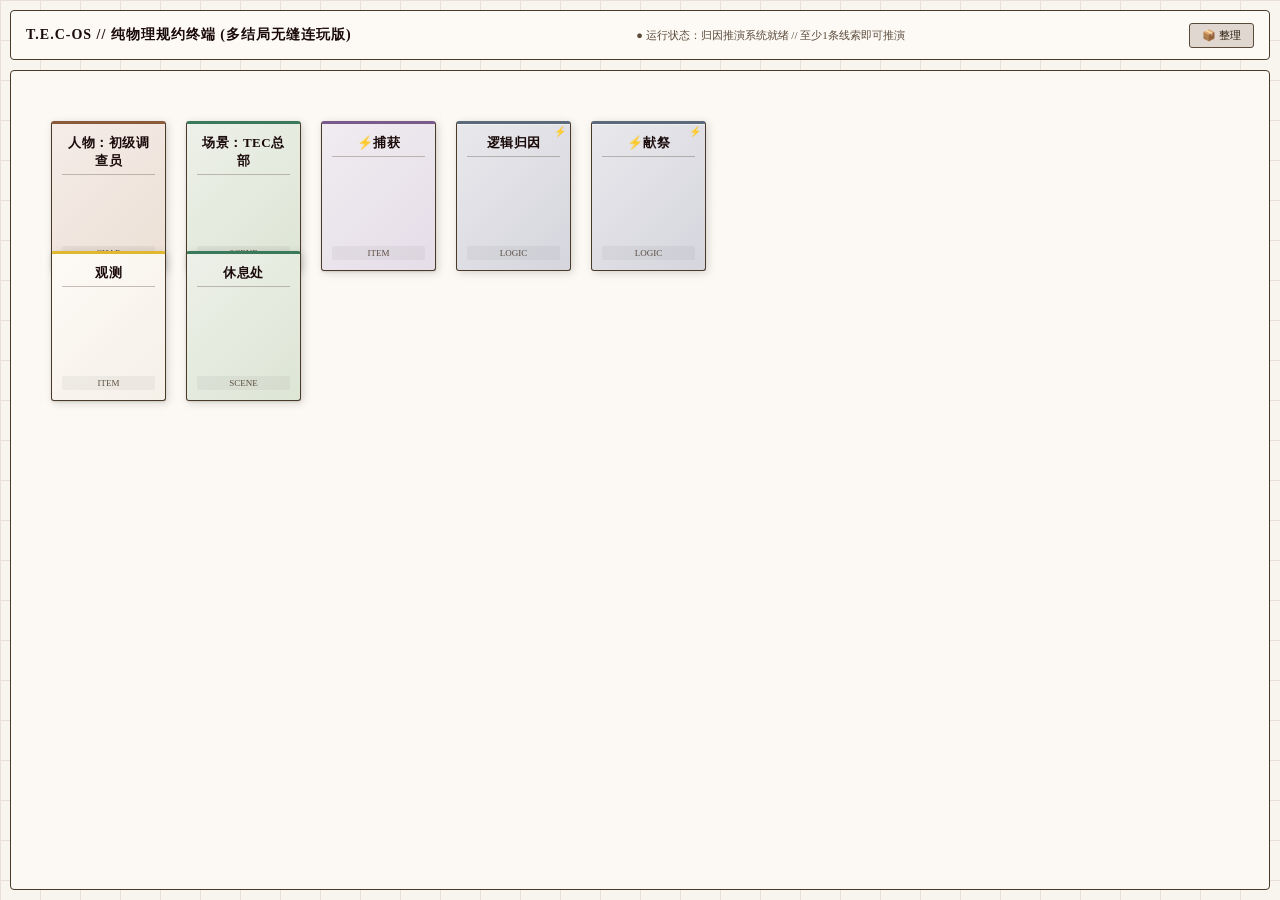
<file: tec3/index.html>
<!DOCTYPE html>
<html lang="zh-CN">
<head>
    <meta charset="UTF-8">
    <title>T.E.C-OS // 纯卡牌因果规约终端 (多结局自由多周目版)</title>
    <link rel="stylesheet" href="css/style.css">
    <link rel="stylesheet" href="css/components.css">
</head>
<body>

    <header>
        <div><h1>T.E.C-OS // 纯物理规约终端 (多结局无缝连玩版)</h1></div>
        <div class="system-status" id="system-status-indicator">● 运行状态：归因推演系统就绪 // 至少1条线索即可推演</div>
        <div class="header-controls">
            <button class="tidy-btn" id="tidy-btn">📦 整理</button>
        </div>
    </header>

    <div id="board-canvas">
        <!-- 旧的结局触发按钮已移除，现在使用逻辑归因卡牌进行推演 -->
        
        <!-- 文案气泡（浮动显示） -->
        <div id="speech-bubble" style="display: none;">
            <div class="speech-bubble-text" id="speech-bubble-text"></div>
            <div class="speech-bubble-arrow"></div>
        </div>
        
        <div id="scene-modal">
            <div class="modal-header">
                <div class="modal-title" id="modal-title-text">【解离空间波动锚定】</div>
                <div class="modal-close" id="scene-modal-close">[ X ]</div>
            </div>
            <div class="modal-body" id="modal-body-text">正在扫描局部物理守恒...</div>
            <div class="modal-footer">
                <button class="sync-btn" id="modal-action-btn">同步当前坐标实体到桌面上</button>
            </div>
        </div>

        <div id="ending-report-panel">
            <div class="ending-header" id="ending-panel-header">
                <span id="ending-title-text">🏆 终局因果宣告书</span>
                <span id="ending-toggle-icon">[-] 最小化</span>
            </div>
            <div class="ending-body" id="ending-body-text">因果宏观闭环已达成。</div>
            <div class="ending-footer">
                <button class="ending-btn" id="ending-resume-btn" style="border-color: var(--color-vision); color: var(--color-vision); font-weight: bold;">🔄 收起报告，继续探索其余结局</button>
                <button class="ending-btn" id="ending-reset-btn">[ 重置全盘世界线 ]</button>
            </div>
        </div>

        <!-- 右侧面板 - 对话系统 -->
        <div id="dialogue-panel" class="right-panel">
            <div class="panel-header">
                <div class="panel-title" id="dialogue-title">人物对话</div>
            </div>
            <div class="panel-body">
                <div class="dialogue-text" id="dialogue-text">
                    双击人物卡牌开启对话。将物品、场景或线索拖入下方槽位，查看对应对话内容。
                </div>
                <div class="dialogue-slot" id="dialogue-slot">
                    <div class="dialogue-slot-placeholder">将卡牌拖入此处</div>
                </div>
            </div>
            <div class="panel-footer">
                <button class="dialogue-btn" id="dialogue-confirm-btn" style="display:none;">确认对话</button>
                <button class="dialogue-btn" id="dialogue-next-btn" style="display:none;">继续</button>
                <button class="dialogue-btn" id="dialogue-end-btn" style="display:none;">结束对话</button>
                <button class="dialogue-btn" id="dialogue-close-btn">关闭</button>
            </div>
        </div>

        <!-- 场景探索面板 -->
        <div id="exploration-panel" class="right-panel">
            <div class="panel-header">
                <div class="panel-title" id="exploration-title">场景探索</div>
            </div>
            <div class="panel-body">
                <div class="exploration-info" id="exploration-info">展开探索…</div>
                <div class="exploration-drops-info" id="exploration-drops-info"></div>
                <div class="exploration-progress" id="exploration-progress" style="display:none;">
                    <div class="exploration-progress-bar">
                        <div class="exploration-progress-fill" id="exploration-progress-fill"></div>
                    </div>
                    <div class="exploration-progress-text" id="exploration-progress-text">探索中...</div>
                </div>
                <div class="exploration-slots" id="exploration-slots">
                    <!-- 动态生成3个槽位 -->
                </div>
            </div>
            <div class="panel-footer">
                <button class="exploration-btn" id="exploration-start-btn">开始探索</button>
                <button class="exploration-btn" id="exploration-close-btn">关闭</button>
            </div>
        </div>

        <!-- 休息面板 -->
        <div id="rest-panel" class="right-panel">
            <div class="panel-header">
                <div class="panel-title" id="rest-title">休息处</div>
            </div>
            <div class="panel-body">
                <div class="rest-text" id="rest-text">将初级调查员和疲劳卡拖入下方槽位后，点击开始休息来消耗疲劳。</div>
                <div class="rest-progress" id="rest-progress" style="display:none;">
                    <div class="exploration-progress-bar">
                        <div class="exploration-progress-fill" id="rest-progress-fill"></div>
                    </div>
                    <div class="exploration-progress-text">休息中...</div>
                </div>
                <div class="rest-slots">
                    <div class="rest-slot" id="rest-investigator-slot" data-slot-index="0">
                        <div class="rest-slot-placeholder">拖入调查员卡</div>
                    </div>
                    <div class="rest-slot" id="rest-fatigue-slot" data-slot-index="1">
                        <div class="rest-slot-placeholder">拖入疲劳卡</div>
                    </div>
                </div>
            </div>
            <div class="panel-footer">
                <button class="exploration-btn" id="rest-start-btn" disabled>开始休息</button>
                <button class="exploration-btn" id="rest-close-btn">关闭</button>
            </div>
        </div>

        <!-- 归因推演面板 -->
        <div id="reasoning-panel" class="right-panel">
            <div class="panel-header">
                <div class="panel-title" id="reasoning-title">逻辑归因 // 归因推演仪</div>
            </div>
            <div class="panel-body">
                <div class="reasoning-hint" id="reasoning-hint">
                    将线索卡牌拖入下方槽位（至少 1 条），然后点击【归因推演】按钮推导真相。
                </div>
                
                <div class="reasoning-slots" id="reasoning-slots">
                    <div class="reasoning-slot" id="slot-0">
                        <div class="slot-placeholder">线索槽位 1</div>
                    </div>
                    <div class="reasoning-slot" id="slot-1">
                        <div class="slot-placeholder">线索槽位 2</div>
                    </div>
                    <div class="reasoning-slot" id="slot-2">
                        <div class="slot-placeholder">线索槽位 3</div>
                    </div>
                    <div class="reasoning-slot" id="slot-3">
                        <div class="slot-placeholder">线索槽位 4</div>
                    </div>
                    <div class="reasoning-slot" id="slot-4">
                        <div class="slot-placeholder">线索槽位 5</div>
                    </div>
                </div>
                
                <div class="reasoning-progress-container" id="reasoning-progress-container" style="display: none;">
                    <div class="reasoning-progress-label">正在进行因果链推演...</div>
                    <div class="reasoning-progress-bar">
                        <div class="reasoning-progress-fill" id="reasoning-progress-fill"></div>
                    </div>
                    <div class="reasoning-progress-text" id="reasoning-progress-text">0%</div>
                </div>
                
            </div>
            <div class="panel-footer">
                <button class="reasoning-btn" id="reasoning-execute-btn" disabled>归因推演</button>
                <button class="reasoning-btn" id="reasoning-close-btn">关闭</button>
            </div>
        </div>

        <!-- 真名揭示窗口 -->
        <div id="true-name-modal" style="display: none;">
            <div class="modal-header">
                <div class="modal-title" id="true-name-title">真名揭示</div>
                <div class="modal-close" id="true-name-modal-close">[ X ]</div>
            </div>
            <div class="modal-body" id="true-name-desc"></div>
            <div class="modal-footer">
                <button class="sync-btn" id="true-name-close-btn">关闭</button>
            </div>
        </div>
        
        <!-- 观测叙事弹窗 -->
        <div id="observation-modal">
            <div class="observation-content">
                <div class="observation-header">
                    <div class="observation-card-name" id="observation-card-name">「卡牌名」</div>
                </div>
                <div class="observation-divider"></div>
                <div class="observation-text" id="observation-text">观察文本...</div>
                <div class="observation-divider" id="observation-drop-divider" style="display:none;"></div>
                <div class="observation-drop-info" id="observation-drop-info"></div>
                <button class="observation-close-btn" id="observation-close-btn">关闭</button>
            </div>
        </div>
    </div>

    <script type="module" src="js/main.js?v=3"></script>
</body>
</html>
</file>
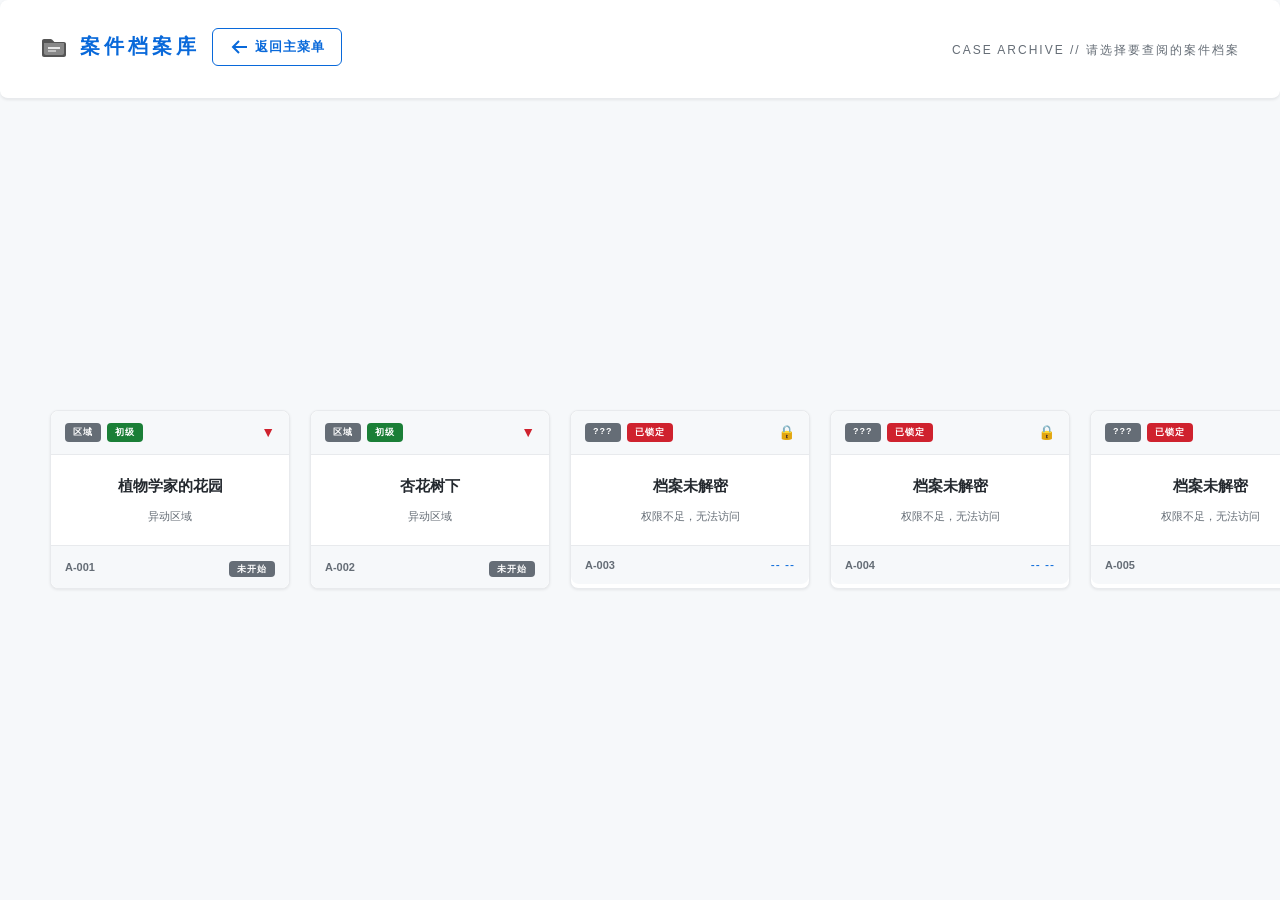
<file: cases.html>
<!DOCTYPE html>
<html lang="zh-CN">
<head>
    <meta charset="UTF-8">
    <meta name="viewport" content="width=device-width, initial-scale=1.0, maximum-scale=1.0, user-scalable=no">
    <title>T.E.C-OS // 案件档案库</title>
    <link rel="stylesheet" href="css/main.css">
    <style>
        * { box-sizing: border-box; }

        body {
            background: #f6f8fa;
            overflow: hidden;
            display: flex;
            flex-direction: column;
            height: 100vh;
            font-family: -apple-system, BlinkMacSystemFont, 'Segoe UI', Arial, sans-serif;
        }

        /* ===== 顶部标题区 ===== */
        .page-header {
            position: relative;
            padding: 20px 40px 16px;
            text-align: center;
            background: #ffffff;
            border-bottom: 1px solid #e8eaed;
            box-shadow: 0 1px 3px rgba(0, 0, 0, 0.08);
        }

        .page-title-wrapper {
            display: flex;
            align-items: center;
            justify-content: flex-start;
            gap: 12px;
            margin-bottom: 8px;
        }

        .page-icon {
            width: 28px;
            height: 28px;
            flex-shrink: 0;
        }

        .page-title {
            font-size: 20px;
            font-weight: 600;
            letter-spacing: 4px;
            color: #0969da;
        }

        .back-link {
            display: flex;
            align-items: center;
            gap: 6px;
            color: #0969da;
            text-decoration: none;
            padding: 8px 16px;
            margin-left: auto;
            transition: all 0.2s;
            flex-shrink: 0;
            font-size: 13px;
            font-weight: 600;
            letter-spacing: 1px;
            background: transparent;
            border: 1px solid #0969da;
            border-radius: 6px;
        }

        .back-link:hover {
            background: #0969da;
            color: #ffffff;
            box-shadow: 0 2px 8px rgba(9, 105, 218, 0.3);
        }

        .back-link:active {
            transform: scale(0.98);
        }

        .page-subtitle {
            font-size: 12px;
            color: #656d76;
            letter-spacing: 2px;
        }

        /* ===== 主内容区 ===== */
        .page-content {
            flex: 1;
            display: flex;
            align-items: center;
            justify-content: flex-start;
            padding: 40px 50px;
            overflow-x: auto;
            overflow-y: hidden;
        }

        /* ===== 卡片容器 ===== */
        .cases-wrapper {
            display: flex;
            gap: 20px;
        }

        /* 滚动条样式 */
        .page-content::-webkit-scrollbar { height: 8px; }
        .page-content::-webkit-scrollbar-track { background: #f6f8fa; border-radius: 4px; }
        .page-content::-webkit-scrollbar-thumb { background: #c8d1da; border-radius: 4px; }
        .page-content::-webkit-scrollbar-thumb:hover { background: #a8b6c6; }

        /* ===== 案件卡片 ===== */
        .case-card {
            width: 240px;
            min-width: 240px;
            background: #ffffff;
            border: 1px solid #e8eaed;
            border-radius: 8px;
            padding: 0;
            cursor: pointer;
            text-decoration: none;
            color: inherit;
            transition: all 0.2s;
            flex-shrink: 0;
            box-shadow: 0 1px 3px rgba(0, 0, 0, 0.08);
        }

        .case-card:hover {
            border-color: #d0d7de;
            box-shadow: 0 4px 12px rgba(0, 0, 0, 0.12);
            transform: translateY(-2px);
        }

        .case-card:active {
            transform: translateY(0);
        }

        /* 卡片顶部标签区 */
        .card-header {
            padding: 12px 14px;
            display: flex;
            justify-content: space-between;
            align-items: center;
            background: #f6f8fa;
            border-bottom: 1px solid #e8eaed;
            border-radius: 8px 8px 0 0;
        }

        .card-tags {
            display: flex;
            gap: 6px;
        }

        .card-tag {
            font-size: 9px;
            padding: 3px 8px;
            color: #fff;
            font-weight: 600;
            letter-spacing: 1px;
            border-radius: 4px;
        }

        .tag-type { background: #656d76; }
        .tag-level-1 { background: #1a7f37; }
        .tag-level-2 { background: #0969da; }
        .tag-level-3 { background: #cf222e; }

        .card-warning {
            color: #cf222e;
            font-size: 14px;
        }

        /* 卡片中间内容 */
        .card-body {
            padding: 20px 14px;
            text-align: center;
        }

        .card-name {
            font-size: 15px;
            font-weight: 600;
            color: #24292f;
            margin-bottom: 12px;
            line-height: 1.4;
        }

        .card-desc {
            font-size: 11px;
            color: #656d76;
            line-height: 1.6;
        }

        /* 卡片底部 */
        .card-footer {
            padding: 12px 14px;
            display: flex;
            justify-content: space-between;
            align-items: center;
            background: #f6f8fa;
            border-top: 1px solid #e8eaed;
            border-radius: 0 0 8px 8px;
        }

        .card-id {
            font-size: 11px;
            color: #656d76;
            font-weight: 600;
        }

        .card-arrow {
            color: #0969da;
            font-size: 12px;
            letter-spacing: 1px;
        }

        /* 存档状态标签 */
        .save-status {
            font-size: 9px;
            padding: 3px 8px;
            font-weight: 600;
            letter-spacing: 1px;
            border-radius: 4px;
        }

        .save-status.saved {
            background: #1a7f37;
            color: #fff;
        }

        .save-status.unsaved {
            background: #656d76;
            color: #fff;
        }

        /* 按钮样式 */
        .card-btn {
            display: inline-block;
            padding: 6px 12px;
            font-size: 11px;
            font-weight: 600;
            letter-spacing: 1px;
            cursor: pointer;
            transition: all 0.2s;
            border: 1px solid #e8eaed;
            background: #ffffff;
            color: #24292f;
            margin: 4px 2px 0;
            font-family: inherit;
            border-radius: 6px;
        }

        .card-btn:hover {
            border-color: #d0d7de;
            background: #f6f8fa;
            box-shadow: 0 2px 6px rgba(0, 0, 0, 0.08);
        }

        .card-btn:active {
            transform: scale(0.98);
        }

        .card-btn-continue {
            background: #0969da;
            color: #fff;
            border-color: #0969da;
        }

        .card-btn-continue:hover {
            background: #0550ae;
            border-color: #0550ae;
        }

        /* ===== 移动端适配 ===== */
        @media (max-width: 768px) {
            .page-header {
                padding: 16px 20px 12px;
            }

            .page-title-wrapper {
                gap: 8px;
            }

            .page-icon {
                width: 24px;
                height: 24px;
            }

            .page-title {
                font-size: 16px;
                letter-spacing: 3px;
            }

            .back-link {
                margin-left: 16px;
            }

            .page-content {
                padding: 30px 10px;
            }

            .cases-wrapper {
                gap: 14px;
                padding: 10px 15px;
            }

            .case-card {
                width: 180px;
                min-width: 180px;
            }

            .card-body {
                padding: 16px 12px;
            }

            .card-name {
                font-size: 13px;
            }

            .card-desc {
                font-size: 10px;
            }
        }
    </style>
</head>
<body>

    <!-- 顶部标题区 -->
    <header class="page-header">
        <div class="page-title-wrapper">
            <svg class="page-icon" viewBox="0 0 28 24" fill="none" xmlns="http://www.w3.org/2000/svg">
                <path d="M2 6C2 4.89543 2.89543 4 4 4H10.5858C11.1162 4 11.6249 4.21071 12 4.58579L14.4142 7H24C25.1046 7 26 7.89543 26 9V20C26 21.1046 25.1046 22 24 22H4C2.89543 22 2 21.1046 2 20V6Z" fill="#555555"/>
                <path d="M4 8H24V18C24 19.1046 23.1046 20 22 20H6C4.89543 20 4 19.1046 4 18V8Z" fill="#888888"/>
                <rect x="8" y="12" width="12" height="2" fill="#ffffff" opacity="0.8"/>
                <rect x="8" y="15" width="8" height="2" fill="#ffffff" opacity="0.5"/>
            </svg>
            <h1 class="page-title">案件档案库</h1>
            <a href="index.html" class="back-link" title="返回主菜单">
                <svg width="20" height="20" viewBox="0 0 20 20" fill="currentColor">
                    <path d="M10 4L4 10L10 16M4 10H18" stroke="currentColor" stroke-width="2" fill="none"/>
                </svg>
                返回主菜单
            </a>
        </div>
        <p class="page-subtitle">CASE ARCHIVE // 请选择要查阅的案件档案</p>
    </header>

    <!-- 主内容区 -->
    <main class="page-content">
        <div class="cases-wrapper">

            <a class="case-card" data-case="A-001" href="game.html?case=A-001&fresh=1">
                <div class="card-header">
                    <div class="card-tags">
                        <span class="card-tag tag-type">区域</span>
                        <span class="card-tag tag-level-1">初级</span>
                    </div>
                    <span class="card-warning">▼</span>
                </div>
                <div class="card-body">
                    <div class="card-name">植物学家的花园</div>
                    <div class="card-desc">异动区域</div>
                </div>
                <div class="card-footer">
                    <span class="card-id">A-001</span>
                    <span class="card-arrow">进入 ▶</span>
                </div>
            </a>

            <a class="case-card" data-case="A-002" href="game.html?case=A-002&fresh=1">
                <div class="card-header">
                    <div class="card-tags">
                        <span class="card-tag tag-type">区域</span>
                        <span class="card-tag tag-level-1">初级</span>
                    </div>
                    <span class="card-warning">▼</span>
                </div>
                <div class="card-body">
                    <div class="card-name">杏花树下</div>
                    <div class="card-desc">异动区域</div>
                </div>
                <div class="card-footer">
                    <span class="card-id">A-002</span>
                    <span class="card-arrow">进入 ▶</span>
                </div>
            </a>

            <div class="case-card locked">
                <div class="card-header">
                    <div class="card-tags">
                        <span class="card-tag tag-type">???</span>
                        <span class="card-tag tag-level-3">已锁定</span>
                    </div>
                    <span class="card-warning">🔒</span>
                </div>
                <div class="card-body">
                    <div class="card-name">档案未解密</div>
                    <div class="card-desc">权限不足，无法访问</div>
                </div>
                <div class="card-footer">
                    <span class="card-id">A-003</span>
                    <span class="card-arrow">-- --</span>
                </div>
            </div>

            <div class="case-card locked">
                <div class="card-header">
                    <div class="card-tags">
                        <span class="card-tag tag-type">???</span>
                        <span class="card-tag tag-level-3">已锁定</span>
                    </div>
                    <span class="card-warning">🔒</span>
                </div>
                <div class="card-body">
                    <div class="card-name">档案未解密</div>
                    <div class="card-desc">权限不足，无法访问</div>
                </div>
                <div class="card-footer">
                    <span class="card-id">A-004</span>
                    <span class="card-arrow">-- --</span>
                </div>
            </div>

            <div class="case-card locked">
                <div class="card-header">
                    <div class="card-tags">
                        <span class="card-tag tag-type">???</span>
                        <span class="card-tag tag-level-3">已锁定</span>
                    </div>
                    <span class="card-warning">🔒</span>
                </div>
                <div class="card-body">
                    <div class="card-name">档案未解密</div>
                    <div class="card-desc">权限不足，无法访问</div>
                </div>
                <div class="card-footer">
                    <span class="card-id">A-005</span>
                    <span class="card-arrow">-- --</span>
                </div>
            </div>

            <div class="case-card locked">
                <div class="card-header">
                    <div class="card-tags">
                        <span class="card-tag tag-type">???</span>
                        <span class="card-tag tag-level-3">已锁定</span>
                    </div>
                    <span class="card-warning">🔒</span>
                </div>
                <div class="card-body">
                    <div class="card-name">档案未解密</div>
                    <div class="card-desc">权限不足，无法访问</div>
                </div>
                <div class="card-footer">
                    <span class="card-id">A-006</span>
                    <span class="card-arrow">-- --</span>
                </div>
            </div>

            <div class="case-card locked">
                <div class="card-header">
                    <div class="card-tags">
                        <span class="card-tag tag-type">???</span>
                        <span class="card-tag tag-level-3">已锁定</span>
                    </div>
                    <span class="card-warning">🔒</span>
                </div>
                <div class="card-body">
                    <div class="card-name">档案未解密</div>
                    <div class="card-desc">权限不足，无法访问</div>
                </div>
                <div class="card-footer">
                    <span class="card-id">A-007</span>
                    <span class="card-arrow">-- --</span>
                </div>
            </div>

        </div>
    </main>

    <script>
        // 存档索引key
        const SAVE_INDEX_KEY = 'causal_os_save_index';
        
        // 获取存档索引
        function getSaveIndex() {
            try {
                const indexStr = localStorage.getItem(SAVE_INDEX_KEY);
                return indexStr ? JSON.parse(indexStr) : {};
            } catch (e) {
                return {};
            }
        }

        // 获取案件存档key
        function getCaseSaveKey(caseId) {
            return `causal_os_case_${caseId}`;
        }

        // 检查存档是否存在
        function hasSave(caseId) {
            const saveKey = caseId === 'default' ? 'causal_os_save' : getCaseSaveKey(caseId);
            return localStorage.getItem(saveKey) !== null;
        }

        // 进入案件
        function enterCase(caseId, fresh = false, baseUrl = 'game.html') {
            let url = `${baseUrl}?case=${caseId}`;
            if (fresh) url += '&fresh=1';
            window.location.href = url;
        }

        // 删除存档
        function deleteSave(e, caseId) {
            e.stopPropagation();
            e.preventDefault();
            if (confirm(`确定要删除案件 ${caseId} 的存档吗？此操作不可恢复。`)) {
                const saveKey = caseId === 'default' ? 'causal_os_save' : getCaseSaveKey(caseId);
                localStorage.removeItem(saveKey);
                
                // 从索引中移除
                const index = getSaveIndex();
                delete index[caseId];
                localStorage.setItem(SAVE_INDEX_KEY, JSON.stringify(index));
                
                location.reload();
            }
        }

        // 初始化存档状态显示
        document.addEventListener('DOMContentLoaded', function() {
            const cards = document.querySelectorAll('.case-card[data-case]');
            cards.forEach(card => {
                const caseId = card.dataset.case;
                const footer = card.querySelector('.card-footer');
                if (!footer) return;

                if (hasSave(caseId)) {
                    // 已有存档
                    footer.innerHTML = `
                        <span class="card-id">${caseId}</span>
                        <div>
                            <span class="save-status saved">已保存</span>
                        </div>
                    `;
                    // 点击卡片继续游戏
                    card.onclick = (e) => {
                        e.preventDefault();
                        const href = card.getAttribute('href') || 'game.html';
                        const baseUrl = href.split('?')[0];
                        enterCase(caseId, false, baseUrl);
                    };
                    card.style.cursor = 'pointer';
                } else {
                    // 无存档
                    footer.innerHTML = `
                        <span class="card-id">${caseId}</span>
                        <div>
                            <span class="save-status unsaved">未开始</span>
                        </div>
                    `;
                    // 点击卡片开始新游戏
                    card.onclick = (e) => {
                        e.preventDefault();
                        const href = card.getAttribute('href') || 'game.html';
                        const baseUrl = href.split('?')[0];
                        enterCase(caseId, true, baseUrl);
                    };
                    card.style.cursor = 'pointer';
                }
            });
        });
    </script>

</body>
</html>
</file>
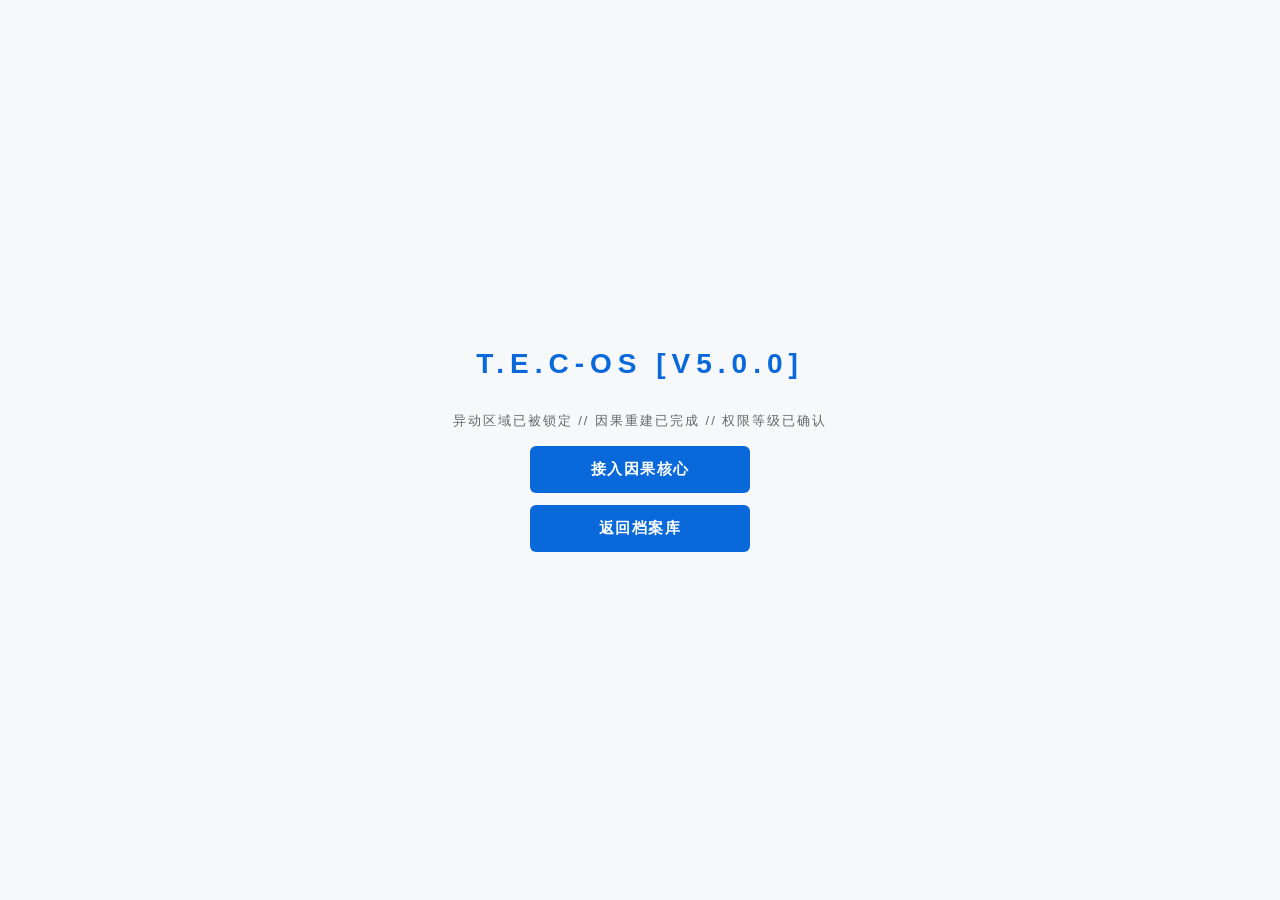
<file: game.html>
<!DOCTYPE html>
<html lang="zh-CN">
<head>
    <meta charset="UTF-8">
    <meta name="viewport" content="width=device-width, initial-scale=1.0, maximum-scale=1.0, user-scalable=no">
    <title>T.E.C-OS v5.0.0 - 异动区域已被锁定</title>
    <link rel="stylesheet" href="css/main.css">
    <style>
        #boot-overlay {
            background: #f6f8fa;
            flex-direction: column;
            align-items: center;
            justify-content: center;
            text-align: center;
            padding: 40px;
        }

        #boot-title {
            letter-spacing: 6px;
            font-size: 28px;
            font-weight: bold;
            color: #0969da;
            margin-bottom: 16px;
        }

        .boot-btn {
            background: #0969da;
            border: none;
            color: #ffffff;
            padding: 14px 40px;
            font-family: inherit;
            font-size: 15px;
            font-weight: 600;
            letter-spacing: 1.5px;
            cursor: pointer;
            border-radius: 6px;
            transition: all 0.2s;
            min-width: 220px;
        }

        .boot-btn:hover {
            background: #0550ae;
            box-shadow: 0 2px 8px rgba(9, 105, 218, 0.3);
        }

        .boot-btn:active {
            transform: scale(0.98);
        }
    </style>
</head>
<body>
    <div id="boot-overlay" class="overlay">
        <div id="boot-title">T.E.C-OS [LOADING...]</div>
        <div style="font-size: 13px; margin: 16px 0; color: #666; letter-spacing: 2px;">异动区域已被锁定 // 因果重建已完成 // 权限等级已确认</div>
        <div id="loading-status" style="margin: 16px 0; color: #999; font-size: 12px;">正在初始化系统组件...</div>
        <button class="boot-btn" style="display: none;" id="connect-btn" onclick="Engine && Engine.startGame()">接入因果核心</button>
        <button class="boot-btn" style="display: none; margin-top: 12px;" id="clear-btn" onclick="Engine && Engine.confirmClearSave()">清除存档</button>
        <button class="boot-btn" style="display: none; margin-top: 12px;" id="back-btn" onclick="location.href='cases.html'">返回档案库</button>
    </div>

    <div id="ui-modal" class="modal">
        <div id="modal-title" style="color:#cf222e; font-weight: 600; margin-bottom: 12px; border-bottom: 1px solid #e8eaed; padding-bottom: 8px;">SYSTEM_PROMPT</div>
        <div id="modal-body" style="font-size: 15px; margin-bottom: 20px; line-height: 1.6; color: #24292f;"></div>
        <div id="modal-input-container"></div>
        <div style="display:flex; justify-content: flex-end; gap: 12px;">
            <button class="boot-btn" id="modal-cancel" onclick="Engine.closeModal()">CLOSE</button>
            <button class="boot-btn" id="modal-confirm">CONFIRM</button>
        </div>
    </div>

    <div id="context-menu"></div>

    <div id="capture-overlay" class="overlay">
        <div id="capture-content" style="width: 100%; display: flex; flex-direction: column; align-items: center; min-height: 100%;">
            <div id="status-line" style="color: #0891b2; font-size: 10px; margin-bottom: 30px; letter-spacing: 8px;">[ CAUSALITY_ANCHOR_ESTABLISHED // DATA_OVERFLOW ]</div>
            
            <div id="truename-block" style="display:none; flex-direction: column; align-items: center;">
                <div class="truename-identified-label">真名已识别</div>
                <h2 class="truename-title" id="truename-title">『』</h2>
            </div>

            <div id="story-container"></div>

            <div id="capture-actions" style="margin-top:40px; opacity:0; transition: 3s; display: flex; flex-direction: column; align-items: center; width: 100%; padding-bottom: 50px;">
                <div id="disconnect-notice" style="display: none; text-align: center;">
                    <div class="disconnect-text">调查员已断开连接</div>
                    <button class="boot-btn" style="padding: 12px 40px; border-color: #e8eaed; color: #656d76; letter-spacing: 4px; font-size: 13px; cursor: pointer; background: #ffffff;" onclick="location.reload()">断线重连 (RECONNECT)</button>
                </div>
                <button id="final-capture-btn" class="reboot-btn-red" onclick="Engine && Engine.performFinalCapture()">确认捕获 (CAPTURE)</button>
            </div>
        </div>
    </div>

    <main id="main-system" data-tab="scene">
        <nav class="mobile-tab-nav" role="tablist" aria-label="移动端标签导航">
            <button class="mobile-tab-btn active" data-tab="scene" role="tab" aria-selected="true" aria-controls="scene-panel">场景</button>
            <button class="mobile-tab-btn" data-tab="matrix" role="tab" aria-selected="false" aria-controls="logic-panel">矩阵</button>
            <button class="mobile-tab-btn" data-tab="truth" role="tab" aria-selected="false" aria-controls="entity-panel">因果</button>
        </nav>

        <header>
            <div id="loc-tag">SCANNER // LOCALHOST</div>
            <div id="progress-tag">SYNC: 0.00%</div>
            <div id="os-time">00:00:00</div>
        </header>

        <div class="panel" id="scene-panel">
            <div class="panel-title">
                <span>SCENE_FEED (视域终端)</span>
                <button class="btn-view-toggle" onclick="Engine && Engine.togglePureView()">[ EYE_LOOK // 独占视域 ]</button>
            </div>
            <div class="scene-container" id="sceneContainer">
                <div class="scene-bg-artwork" id="sceneBgArtwork"></div>
                <div class="disco-story-overlay">
                    <div class="disco-scroll-area" id="text-scene"></div>
                </div>
            </div>
        </div>

        <div class="panel" id="monitor-panel">
            <div class="panel-title">SYS_LOGS (因果追踪)</div>
            <div id="log-container"></div>
        </div>

        <div class="panel" id="entity-panel">
            <div class="panel-title">DATA_NODES (逻辑节点库)</div>
            <div id="clues-list"></div>
            <div class="panel-title">ACHIEVED_TRUTH (已解析因果)</div>
            <div id="endings-history"></div>
        </div>

        <div class="panel" id="logic-panel">
            <div class="panel-title">INFERENCE_MATRIX (逻辑阵列)</div>
            <div class="matrix-container">
                <div class="slot" data-type="vision"><span class="slot-label">视觉 (V)</span><div class="slot-content" id="slot-vision"></div></div>
                <div class="slot" data-type="hearing"><span class="slot-label">听觉 (H)</span><div class="slot-content" id="slot-hearing"></div></div>
                <div class="slot" data-type="touch"><span class="slot-label">触觉 (T)</span><div class="slot-content" id="slot-touch"></div></div>
                <div class="slot" data-type="smell"><span class="slot-label">嗅觉 (S)</span><div class="slot-content" id="slot-smell"></div></div>
                <div class="slot" data-type="taste"><span class="slot-label">味觉 (A)</span><div class="slot-content" id="slot-taste"></div></div>
            </div>
        </div>

        <div id="action-area">
            <div class="panel command-panel">
                <div class="panel-title">TERMINAL_INPUT (指令交互)</div>
                <div style="flex:1; display:flex; align-items:center;">
                    <input type="text" id="command-line" autocomplete="off" placeholder="查询/捕获/前往/出示">
                </div>
            </div>
            <div class="inference-btn-container">
                <button class="inference-btn" onclick="Engine && Engine.executeInference()">
                    [ SYNC_MATRIX_INFERENCE ]
                </button>
            </div>
        </div>
    </main>

    <script type="module" src="js/main.js"></script>
    
    <script>
        window.addEventListener('load', function() {
            console.log('[系统] 等待引擎初始化...');
            
            let checkCount = 0;
            const checkEngine = setInterval(function() {
                checkCount++;
                if (window.Engine) {
                    clearInterval(checkEngine);
                    document.getElementById('boot-title').textContent = 'T.E.C-OS [V5.0.0]';
                    document.getElementById('loading-status').style.display = 'none';
                    document.getElementById('connect-btn').style.display = 'block';
                    document.getElementById('back-btn').style.display = 'block';
                    
                    const saveKey = window.Engine.state.caseId === 'default' 
                        ? 'causal_os_save' 
                        : 'causal_os_case_' + window.Engine.state.caseId;
                    const savedState = localStorage.getItem(saveKey);
                    if (savedState) {
                        document.getElementById('clear-btn').style.display = 'block';
                    }
                    
                    console.log('[系统] 引擎初始化完成，按钮已启用');
                } else if (checkCount > 150) {
                    clearInterval(checkEngine);
                    document.getElementById('boot-title').textContent = 'T.E.C-OS [ERROR]';
                    document.getElementById('loading-status').textContent = '引擎初始化失败，请检查控制台错误';
                    console.error('[系统] 引擎初始化超时');
                }
            }, 100);
        });
    </script>
</body>
</html>
</file>
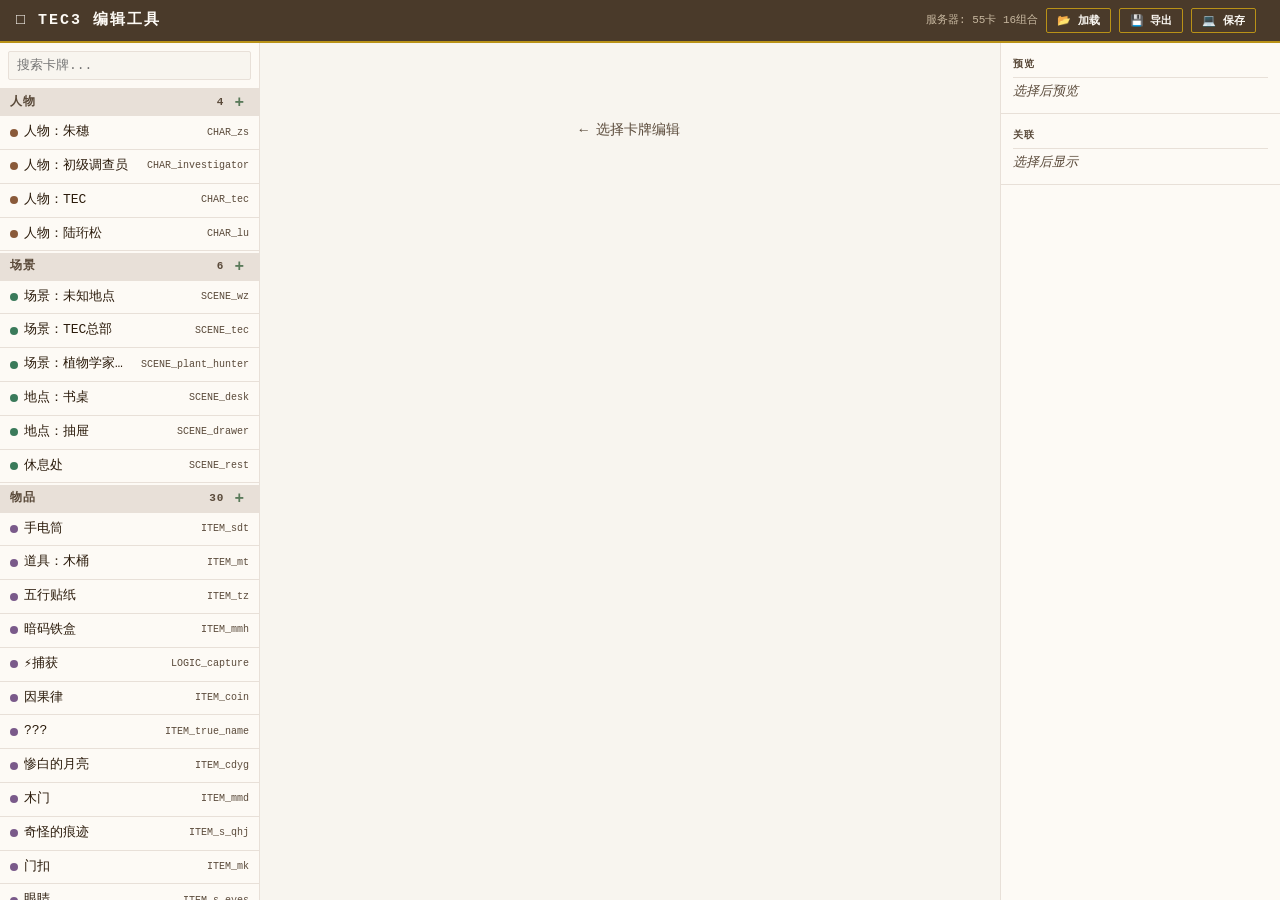
<file: tec3/admin.html>
<!DOCTYPE html>
<html lang="zh-CN">
<head>
<meta charset="UTF-8">
<meta name="viewport" content="width=device-width, initial-scale=1.0">
<title>TEC3 编辑工具</title>
<style>
:root {
    --bg: #f8f5ef; --grid: #e8e0d8; --panel: rgba(253,250,245,0.98);
    --border: #4a3a2a; --dim: #5a4a3a; --fg: #2a1a0a;
    --cv: #7a5f3a; --ch: #6a6a8a; --ct: #a84a3a; --cto: #b99217; --cs: #5a7a5a;
}
* { box-sizing: border-box; margin: 0; padding: 0; }
body {
    font-family: 'Courier New',Consolas,monospace;
    background: var(--bg); color: var(--fg);
    height: 100vh; display: flex; flex-direction: column;
    font-size: 14px; line-height: 1.6;
}
.hdr {
    display: flex; align-items: center; justify-content: space-between;
    padding: 8px 16px; background: var(--border); color: #fdfaf5;
    border-bottom: 2px double var(--cto); flex-shrink: 0; flex-wrap: wrap; gap: 6px;
}
.hdr h1 { font-size: 15px; font-weight: bold; letter-spacing: 2px; }
.hdr .g { display: flex; align-items: center; gap: 8px; flex-wrap: wrap; }
.hb {
    padding: 4px 10px; font-size: 11px; font-weight: bold; cursor: pointer;
    border: 1px solid var(--cto); background: transparent; color: #fdfaf5;
    border-radius: 2px; font-family: inherit; white-space: nowrap;
}
.hb:hover { background: var(--cto); color: var(--fg); }
.hb:disabled { opacity: 0.4; cursor: default; }
#loadInput { display: none; }
.main { display: flex; flex: 1; overflow: hidden; }

/* Left */
.left {
    width: 260px; min-width: 200px;
    border-right: 1px solid var(--grid); display: flex; flex-direction: column;
    background: var(--panel);
}
.left .srch { padding: 8px; border-bottom: 1px solid var(--grid); flex-shrink: 0; }
.left .srch input {
    width: 100%; padding: 6px 8px; border: 1px solid var(--grid);
    background: var(--bg); color: var(--fg); font-size: 13px;
    font-family: inherit; border-radius: 2px; outline: none;
}
.left .srch input:focus { border-color: var(--ct); }
.left .list { flex: 1; overflow-y: auto; }
.gr { margin-bottom: 2px; }
.gr-hd {
    padding: 4px 10px; font-size: 12px; font-weight: bold;
    letter-spacing: 1px; color: var(--dim);
    display: flex; justify-content: space-between; align-items: center;
    background: var(--grid); position: sticky; top: 0; cursor: default;
}
.gr-hd .cnt { font-size: 11px; color: var(--dim); }
.gr-hd .add {
    cursor: pointer; font-size: 16px; line-height: 1; padding: 0 4px; color: var(--cs);
    font-weight: bold;
}
.gr-hd .add:hover { color: var(--fg); }
.it {
    padding: 6px 10px; cursor: pointer; display: flex; align-items: center; gap: 6px;
    border-bottom: 1px solid var(--grid); transition: background 0.1s; font-size: 13px;
}
.it:hover { background: var(--grid); }
.it.sel { background: #d8d0c0; }
.it .dot { width: 8px; height: 8px; border-radius: 50%; flex-shrink: 0; }
.it .nm { overflow: hidden; text-overflow: ellipsis; white-space: nowrap; flex: 1; }
.it .id { font-size: 10px; color: var(--dim); flex-shrink: 0; }
.it .sub { font-size: 11px; color: var(--dim); }
.empty { padding: 20px; text-align: center; color: var(--dim); font-size: 13px; }

/* Center */
.ctr { flex: 1; overflow-y: auto; padding: 16px 20px; display: flex; flex-direction: column; gap: 0; }
.ctr .pl { text-align: center; color: var(--dim); margin-top: 60px; font-size: 14px; }
.sec { margin-bottom: 16px; }
.sec-hd {
    font-size: 11px; font-weight: bold; color: var(--dim); text-transform: uppercase;
    letter-spacing: 1px; padding: 4px 0; margin-bottom: 6px;
    border-bottom: 1px solid var(--grid); display: flex; align-items: center; gap: 8px;
}
.fg { display: flex; flex-direction: column; gap: 3px; }
.fg label { font-size: 10px; font-weight: bold; color: var(--dim); text-transform: uppercase; letter-spacing: 0.5px; }
.fg input, .fg textarea, .fg select {
    padding: 6px 8px; border: 1px solid var(--grid); background: var(--bg);
    color: var(--fg); font-size: 13px; font-family: inherit; border-radius: 2px; outline: none;
}
.fg input:focus, .fg textarea:focus, .fg select:focus { border-color: var(--ct); }
.fg textarea { min-height: 50px; resize: vertical; }
.fg .ck { display: flex; gap: 14px; flex-wrap: wrap; }
.fg .ck label { display: flex; align-items: center; gap: 4px; cursor: pointer; font-size: 12px; text-transform: none; }
.fg .ck input[type="checkbox"] { width: auto; }
.fr { display: flex; gap: 12px; }
.fr .fg { flex: 1; }
.btn {
    padding: 6px 14px; font-size: 12px; font-weight: bold; cursor: pointer;
    border: 1px solid var(--border); background: var(--panel);
    color: var(--fg); border-radius: 2px; font-family: inherit; transition: all 0.15s;
}
.btn:hover { background: var(--border); color: #fdfaf5; }
.btn-p { background: var(--border); color: #fdfaf5; }
.btn-p:hover { background: var(--ct); border-color: var(--ct); }
.btn-s { background: #3a7a5a; color: #fdfaf5; }
.btn-d { background: #a84a3a; color: #fdfaf5; }
.btn-sm { padding: 3px 10px; font-size: 11px; }
.fa { display: flex; flex-direction: column; gap: 3px; }
.fa-r { display: flex; gap: 4px; align-items: center; }
.fa-r input { flex: 1; }
.de { border: 1px solid var(--grid); padding: 6px; border-radius: 2px; margin-bottom: 4px; }
.de .fa-r { margin-bottom: 2px; }
.cb { background: #2a1a0a; color: #e8dcc8; padding: 10px; border-radius: 2px; font-size: 11px; white-space: pre-wrap; overflow-x: auto; max-height: 150px; border: 1px solid var(--border); margin-top: 6px; }

/* Right */
.right {
    width: 280px; min-width: 220px; border-left: 1px solid var(--grid);
    display: flex; flex-direction: column; background: var(--panel); overflow-y: auto;
}
.right .sec { padding: 10px 12px; border-bottom: 1px solid var(--grid); margin-bottom: 0; }
.right .sec-hd { font-size: 10px; margin-bottom: 4px; }
.right .hint { color: var(--dim); font-size: 13px; font-style: italic; }
.card-pv {
    width: 120px; height: 160px; border-radius: 3px; padding: 12px;
    display: flex; flex-direction: column; justify-content: space-between;
    box-shadow: 2px 2px 8px rgba(0,0,0,0.15), 0 1px 2px rgba(0,0,0,0.1);
    border: 1px solid #4a3a2a; margin: 0 auto; font-size: 12px; position: relative;
}
.card-pv .pn { font-weight: bold; font-size: 13px; }
.card-pv .pt { font-size: 10px; color: var(--dim); margin-top: auto; text-align: right; }
.pv-char { background: linear-gradient(135deg,#f5ece8,#ece0d5); border-top:3px solid #8a5a3a; }
.pv-scene { background: linear-gradient(135deg,#edf0e8,#dde5d5); border-top:3px solid #3a7a5a; }
.pv-item { background: linear-gradient(135deg,#f0ecf0,#e5dde8); border-top:3px solid #7a5a8a; }
.pv-logic { background: linear-gradient(135deg,#e8e8ec,#d5d5dd); border-top:3px solid #5a6a7a; }
.pv-clue { background: linear-gradient(135deg,#fdfaf5,#f0e8e0); }
.rl { padding: 3px 0; font-size: 13px; border-bottom: 1px solid var(--grid); display: flex; align-items: center; gap: 5px; }
.rl:last-child { border-bottom: none; }
.rt { padding: 2px 6px; font-size: 10px; border-radius: 2px; font-weight: bold; flex-shrink: 0; }
.rt-c { background: #e8dcc8; color: #5a4a3a; }
.rt-s { background: #dde5d5; color: #3a5a3a; }
.rt-d { background: #ece0d5; color: #6a4a2a; }
.rt-o { background: #d8d8e0; color: #4a4a5a; }
.modal-overlay {
    display: none; position: fixed; top: 0; left: 0; width: 100%; height: 100%;
    background: rgba(42,26,10,0.6); z-index: 9999;
    justify-content: center; align-items: center;
}
.modal-overlay.show { display: flex; }
.modal {
    background: var(--panel); border: 2px double var(--border);
    border-radius: 3px; width: 660px; max-width: 92vw;
    display: flex; flex-direction: column; max-height: 85vh;
}
.modal .mh {
    display: flex; justify-content: space-between; align-items: center;
    padding: 8px 14px; border-bottom: 2px double var(--border);
}
.modal .mh h3 { font-size: 14px; }
.modal .mh .mc { cursor: pointer; color: var(--dim); font-size: 16px; padding: 2px 6px; }
.modal .mh .mc:hover { color: var(--ct); }
.modal .mb { padding: 12px 14px; overflow-y: auto; flex: 1; }
.modal .mb textarea {
    width: 100%; min-height: 300px; padding: 8px;
    border: 1px solid var(--grid); background: #2a1a0a; color: #e8dcc8;
    font-size: 11px; font-family: 'Courier New',monospace; border-radius: 2px; resize: vertical;
}
.modal .mf { padding: 8px 14px; border-top: 1px solid var(--grid); display: flex; gap: 8px; justify-content: flex-end; }
.modal .mf .ok { font-size: 11px; color: var(--cs); margin-right: auto; align-self: center; }
::-webkit-scrollbar { width: 5px; }
::-webkit-scrollbar-track { background: var(--bg); }
::-webkit-scrollbar-thumb { background: var(--grid); border-radius: 3px; }
</style>
</head>
<body>

<div class="hdr">
    <h1>□ TEC3 编辑工具</h1>
    <div class="g">
        <span id="status" style="font-size:11px;color:#c8b8a0;">未加载</span>
        <button class="hb" id="loadBtn" onclick="document.getElementById('loadInput').click()">📂 加载</button>
        <button class="hb" id="exportBtn" onclick="doExport()" disabled>💾 导出</button>
        <button class="hb" id="svBtn" onclick="saveToServer()" disabled>💻 保存</button>
        <span id="fc" style="font-size:10px;color:#c8b8a0;"></span>
    </div>
    <input type="file" id="loadInput" multiple accept=".js" onchange="loadFiles(event)">
</div>

<div class="main">
    <div class="left">
        <div class="srch"><input id="srch" placeholder="搜索卡牌..." oninput="renderList()"></div>
        <div class="list" id="list"></div>
    </div>
    <div class="ctr" id="ctr">
        <div class="pl">← 加载源文件后选择卡牌</div>
    </div>
    <div class="right">
        <div class="sec"><div class="sec-hd">预览</div><div id="pv"><div class="hint">选择后预览</div></div></div>
        <div class="sec"><div class="sec-hd">关联</div><div id="rel"><div class="hint">选择后显示</div></div></div>
    </div>
</div>

<div class="modal-overlay" id="exportModal">
    <div class="modal">
        <div class="mh"><h3 id="exportTitle">导出</h3><span class="mc" onclick="closeModal('exportModal')">✕</span></div>
        <div class="mb"><textarea id="exportCode"></textarea></div>
        <div class="mf">
            <span class="ok" id="exportStatus"></span>
            <button class="btn" onclick="closeModal('exportModal')">关闭</button>
            <button class="btn btn-p" id="dlBtn" onclick="downloadExports()">下载全部</button>
        </div>
    </div>
</div>

<script>
// ═══ State ═══
const D = {};
let selId = null;
let isSrv = false;
let loadedFiles = {};
const TYPES = ['char','scene','item','clue','logic'];
const TN = { char:'人物', scene:'场景', item:'物品', clue:'线索', logic:'逻辑' };
const TC = { char:'#8a5a3a', scene:'#3a7a5a', item:'#7a5a8a', clue:'#b99217', logic:'#5a6a7a' };
function esc(s) { return s?String(s).replace(/&/g,'&amp;').replace(/</g,'&lt;').replace(/>/g,'&gt;').replace(/"/g,'&quot;'):''; }
function escJs(s) { return s?String(s).replace(/\\/g,'\\\\').replace(/'/g,"\\'").replace(/\n/g,'\\n').replace(/\r/g,''):''; }
function len(n) { return D[n]?Object.keys(D[n]).length:0; }

// ═══ Load ═══
window.loadFiles = async function(e) {
    for (const f of e.target.files) loadedFiles[f.name] = await f.text();
    parseAll();
};
function parseAll() {
    const keys = Object.keys(loadedFiles);
    document.getElementById('fc').textContent = keys.length+' 文件';
    const map = { 'cards.js':'CARD_TEMPLATES', 'combinations.js':'CARD_COMBINATIONS',
        'scenes.js':'SCENE_EXPLORATION', 'dialogues.js':'DIALOGUE_DATA',
        'observations.js':'OBSERVATION_TEXTS', 'endings.js':'REASONING_ENDINGS' };
    const scope = {};
    for (const [fn,vn] of Object.entries(map)) {
        const f = keys.find(k=>k.includes(fn));
        if (f) {
            try {
                const c = loadedFiles[f].replace(/^import\s+.*?;?\s*$/gm,'')
                    .replace(/export\s+(const|let|var)\s+(\w+)\s*=\s*/gm, (_,__,vn)=>`scope['${vn}']=`);
                eval(c);
            } catch(e) { console.warn('Parse fail', fn, e); }
        }
    }
    if (!scope.CARD_TEMPLATES) { setStatus('解析失败'); return; }
    Object.assign(D, scope);
    if (!D.REASONING_ENDINGS) D.REASONING_ENDINGS = {};
    isSrv = false;
    setStatus(`已加载: ${len('CARD_TEMPLATES')}卡 ${len('CARD_COMBINATIONS')}组合 ${len('SCENE_EXPLORATION')}场景 ${len('DIALOGUE_DATA')}对话 ${len('OBSERVATION_TEXTS')}观测`);
    document.getElementById('exportBtn').disabled = false;
    document.getElementById('svBtn').disabled = true;
    selId = null;
    renderList();
    showEmpty();
}

async function trySrv() {
    try {
        const r = await fetch('/');
        if (!r.ok) return;
        isSrv = true;
        setStatus('加载中...');
        const files = [
            {u:'./js/config/cards.js',n:'CARD_TEMPLATES'},{u:'./js/config/combinations.js',n:'CARD_COMBINATIONS'},
            {u:'./js/config/scenes.js',n:'SCENE_EXPLORATION'},{u:'./js/config/dialogues.js',n:'DIALOGUE_DATA'},
            {u:'./js/config/observations.js',n:'OBSERVATION_TEXTS'},{u:'./js/config/endings.js',n:'REASONING_ENDINGS'}
        ];
        const scope = {};
        for (const f of files) {
            try {
                const t = await (await fetch(f.u)).text();
                const c = t.replace(/^import\s+.*?;?\s*$/gm,'')
                    .replace(/export\s+(const|let|var)\s+(\w+)\s*=\s*/gm, (_,__,vn)=>`scope['${vn}']=`);
                eval(c);
            } catch(e) {}
        }
        if (scope.CARD_TEMPLATES) {
            Object.assign(D, scope);
            if (!D.REASONING_ENDINGS) D.REASONING_ENDINGS = {};
            setStatus(`服务器: ${len('CARD_TEMPLATES')}卡 ${len('CARD_COMBINATIONS')}组合`);
            document.getElementById('exportBtn').disabled = false;
            document.getElementById('svBtn').disabled = false;
            selId = null;
            renderList();
            showEmpty();
        }
    } catch(e) {}
}

// ═══ List ═══
function renderList() {
    const el = document.getElementById('list');
    if (!D.CARD_TEMPLATES) { el.innerHTML = '<div class="empty">加载源文件</div>'; return; }
    const q = (document.getElementById('srch').value||'').toLowerCase();
    const gr = {};
    for (const [id,t] of Object.entries(D.CARD_TEMPLATES)) {
        const ty = t.type||'item';
        if (q && !id.toLowerCase().includes(q) && !(t.name||'').toLowerCase().includes(q)) continue;
        if (!gr[ty]) gr[ty] = [];
        gr[ty].push({id,name:t.name||id});
    }
    if (!Object.keys(gr).length) { el.innerHTML = '<div class="empty">无匹配</div>'; return; }
    let h = '';
    for (const ty of TYPES) {
        if (!gr[ty]) continue;
        h += `<div class="gr"><div class="gr-hd"><span>${TN[ty]||ty}</span><span style="display:flex;align-items:center;gap:6px;"><span class="cnt">${gr[ty].length}</span><span class="add" onclick="event.stopPropagation();addCard('${ty}')">+</span></span></div>`;
        for (const c of gr[ty]) {
            h += `<div class="it${c.id===selId?' sel':''}" onclick="selectCard('${c.id}')"><span class="dot" style="background:${TC[ty]||'#4a3a2a'}"></span><span class="nm">${esc(c.name)}</span><span class="id">${c.id}</span></div>`;
        }
        h += '</div>';
    }
    el.innerHTML = h;
}

// ═══ Select card → show all config ═══
window.selectCard = function(id) {
    selId = id;
    renderList();
    showCard(id);
};

function showCard(id) {
    const t = D.CARD_TEMPLATES[id];
    if (!t) { showEmpty(); return; }
    let h = `<div class="sec"><div class="sec-hd">基础属性</div>
        <div class="fg"><label>ID</label><input id="f_id" value="${esc(id)}" readonly style="color:var(--dim)"></div>
        <div class="fr">
            <div class="fg"><label>名称</label><input id="f_name" value="${esc(t.name)}"></div>
            <div class="fg"><label>类型</label><select id="f_type" onchange="document.getElementById('charExtras').style.display=this.value==='char'?'':'none'">${TYPES.map(tv=>`<option value="${tv}" ${tv===t.type?'selected':''}>${TN[tv]||tv}</option>`).join('')}</select></div>
        </div>
        <div class="fg"><label>描述</label><textarea id="f_desc">${esc(t.desc||'')}</textarea></div>
        <div class="fr">
            <div class="fg"><div class="ck">
                <label><input type="checkbox" id="f_csm" ${t.consumable?'checked':''}> 消耗品</label>
                <label><input type="checkbox" id="f_dup" ${t.allowDuplicate?'checked':''}> 可重复</label>
            </div></div>
        </div>
        <div class="fg" id="charExtras" style="${t.type!=='char'?'display:none':''}">
            <div class="ck">
                <label><input type="checkbox" id="f_fatigueTrigger" ${t.fatigueTrigger?'checked':''}> 触发疲劳掉落</label>
            </div>
        </div>
        <div class="fg" id="extraFields"></div>
    </div>`;
    
    // Special fields
    const sf = [];
    if (t.senseType) sf.push({k:'senseType',l:'感官类型',v:t.senseType});
    if (t.recycleValue!==undefined) sf.push({k:'recycleValue',l:'献祭价值',v:t.recycleValue});
    if (t.value!==undefined) sf.push({k:'value',l:'价值',v:t.value});
    if (t.realName) sf.push({k:'realName',l:'真名',v:t.realName});
    if (t.realDesc) sf.push({k:'realDesc',l:'真名描述',v:t.realDesc});
    if (t.targetSenses) sf.push({k:'targetSenses',l:'目标感官',v:JSON.stringify(t.targetSenses)});
    if (t.collectedSenses) sf.push({k:'collectedSenses',l:'已收集感官',v:JSON.stringify(t.collectedSenses)});
    if (t.interactText) sf.push({k:'interactText',l:'交互文本',v:t.interactText});
    if (t.class && t.class !== baseClass(t.type) && t.class !== `${baseClass(t.type)} ${t.type}-card`) {
        sf.push({k:'class',l:'额外CSS类',v:t.class});
    }
    
    // ═══ Corruption section ═══
    let corruptionHtml = `<div class="sec"><div class="sec-hd">腐化</div>
        <div class="ck">
            <label><input type="checkbox" id="f_cpt_ck" ${t.corruptionTime!==undefined?'checked':''} onchange="document.getElementById('f_cpt_wrap').style.display=this.checked?'':'none'"> 启用腐化</label>
        </div>
        <div class="fg" id="f_cpt_wrap" style="${t.corruptionTime===undefined?'display:none':''}">
            <label>腐化时间 (分钟)</label>
            <input type="number" id="f_cpt" value="${(t.corruptionTime||60000)/60000}" min="0.1" step="0.5">
        </div></div>`;
    let comboHtml = '';
    if (D.CARD_COMBINATIONS) {
        const combos = Object.entries(D.CARD_COMBINATIONS).filter(([k])=>k.split('+').includes(id));
        if (combos.length) {
            comboHtml += `<div class="sec"><div class="sec-hd">组合配方 <span style="font-weight:normal;font-size:10px;color:var(--dim);">(${combos.length})</span></div>`;
            for (const [key, v] of combos) {
                const parts = key.split('+');
                const other = parts.find(p=>p!==id);
                const res = (v.result||[]).join(', ');
                const comboTypes = ['interaction','speech','peekReveal','direct'];
                comboHtml += `<div class="de">
                    <div class="fa-r"><span style="font-size:12px;font-weight:bold;flex:1;">${esc(id)} + ${esc(other)}</span><select class="combo-type">${comboTypes.map(tv=>`<option value="${tv}" ${tv===v.type?'selected':''}>${tv}</option>`).join('')}</select></div>
                    <div class="fa-r"><input class="combo-other" value="${esc(other||'')}" placeholder="另一卡牌ID"><input class="combo-res" value="${esc(res)}" placeholder="产出ID(逗号分隔)" style="flex:1.5"></div>
                    <div class="fa-r"><input class="combo-msg" value="${esc(v.message||'')}" placeholder="触发文本" style="flex:2"><input class="combo-delay" type="number" step="0.5" min="0" value="${(v.delay||2000)/1000}" placeholder="延迟(秒)" style="width:70px"></div>
                    <div class="fa-r" style="gap:8px;">
                        <label style="font-size:11px;">概率 <input type="number" step="0.01" class="combo-ch" value="${v.chance||''}" style="width:60px;padding:2px 4px;"></label>
                        <button class="btn btn-sm btn-d" onclick="delCombo('${key}')">✕</button>
                    </div>
                </div>`;
            }
            comboHtml += `<button class="btn btn-sm" onclick="addCombo('${id}')">＋ 新增组合</button></div>`;
        } else {
            comboHtml += `<div class="sec"><div class="sec-hd">组合配方</div><button class="btn btn-sm" onclick="addCombo('${id}')">＋ 新增组合</button></div>`;
        }
    }
    
    // ═══ Scene section ═══
    let sceneHtml = '';
    if (D.SCENE_EXPLORATION && D.SCENE_EXPLORATION[id]) {
        const s = D.SCENE_EXPLORATION[id];
        sceneHtml += `<div class="sec"><div class="sec-hd">场景配置</div>
            <div class="fg"><label>场景名</label><input id="s_name" value="${esc(s.name||'')}"></div>
            <div class="fr"><div class="fg"><label>槽位数</label><input id="s_slots" type="number" value="${s.slots}"></div>
            <div class="fg"><label>探索时间(秒)</label><input id="s_time" type="number" step="0.5" min="0.5" value="${(s.exploreTime||5000)/1000}"></div>
            <div class="fg"><label>疲劳掉落概率</label><input id="s_fatigueRate" type="number" step="0.05" min="0" max="1" value="${s.fatigueDropRate||0}"></div></div>
            <div class="fg"><label>探索消息</label><textarea id="s_msg">${esc(s.message||'')}</textarea></div>
            <div class="fg" style="margin-top:4px;"><span style="font-size:10px;font-weight:bold;color:var(--dim);">条件卡牌</span></div>
            <div id="s_req">`;
        for (const r of (s.requiredCards||[])) {
            sceneHtml += `<div class="fa-r"><input class="sr-id" value="${esc(r.templateId)}" placeholder="ID" style="flex:1.5"><input class="sr-min" type="number" value="${r.min||1}" style="width:50px"><input class="sr-max" type="number" value="${r.max||1}" style="width:50px"><button class="btn btn-sm btn-d" onclick="this.parentElement.remove()">✕</button></div>`;
        }
        sceneHtml += `<button class="btn btn-sm" onclick="addSReq()">＋ 条件</button></div>
            <div class="fg" style="margin-top:4px;"><span style="font-size:10px;font-weight:bold;color:var(--dim);">掉落</span></div>
            <div id="s_dr">`;
        for (const d of (s.drops||[])) {
            sceneHtml += `<div class="fa-r"><input class="sd-id" value="${esc(d.templateId)}" placeholder="ID" style="flex:1.5"><input class="sd-ch" type="number" step="0.1" min="0" max="1" value="${d.chance}" placeholder="概率" style="width:70px"><input class="sd-msg" value="${esc(d.message||'')}" placeholder="消息" style="flex:1"><button class="btn btn-sm btn-d" onclick="this.parentElement.remove()">✕</button></div>`;
        }
        sceneHtml += `<button class="btn btn-sm" onclick="addSDrop()">＋ 掉落</button></div>
            <div class="fg" style="margin-top:4px;"><span style="font-size:10px;font-weight:bold;color:var(--dim);">分支掉落组</span></div>
            <div id="s_dg">`;
        for (const g of (s.dropGroups||[])) {
            sceneHtml += `<div class="de"><div class="fa-r"><input class="sg-id" value="${esc(g.id)}" placeholder="组ID" style="flex:1"><input class="sg-lb" value="${esc(g.label)}" placeholder="标签" style="flex:1"><input class="sg-msg" value="${esc(g.message||'')}" placeholder="消息" style="flex:1"></div>`;
            sceneHtml += `<div style="font-size:9px;color:var(--dim);">条件卡牌：</div>`;
            for (const r of (g.requiredCards||[])) {
                sceneHtml += `<div class="fa-r"><input class="sgr-id" value="${esc(r.templateId)}" placeholder="ID" style="flex:1.5"><input class="sgr-min" type="number" value="${r.min||1}" style="width:50px"><input class="sgr-max" type="number" value="${r.max||1}" style="width:50px"><button class="btn btn-sm btn-d" onclick="this.parentElement.remove()">✕</button></div>`;
            }
            sceneHtml += `<div style="font-size:9px;color:var(--dim);">掉落：</div>`;
            for (const d of (g.drops||[])) {
                sceneHtml += `<div class="fa-r"><input class="sgd-id" value="${esc(d.templateId)}" placeholder="ID" style="flex:1.5"><input class="sgd-ch" type="number" step="0.1" min="0" max="1" value="${d.chance}" placeholder="概率" style="width:70px"><input class="sgd-msg" value="${esc(d.message||'')}" placeholder="消息" style="flex:1"><button class="btn btn-sm btn-d" onclick="this.parentElement.remove()">✕</button></div>`;
            }
            sceneHtml += `<button class="btn btn-sm" onclick="addSGDrop(this)">＋ 组掉落</button> <button class="btn btn-sm btn-d" onclick="this.closest('.de').remove()">删除组</button></div>`;
        }
        sceneHtml += `<button class="btn btn-sm" onclick="addSGroup()">＋ 分支组</button></div></div>`;
    }
    
    // ═══ Dialogue section ═══
    let diaHtml = '';
    if (D.DIALOGUE_DATA && D.DIALOGUE_DATA[id]) {
        const cfg = D.DIALOGUE_DATA[id];
        const dialogues = cfg.dialogues || {};
        diaHtml += `<div class="sec"><div class="sec-hd">对话</div>
            <div class="fr"><div class="fg"><label>角色ID</label><input id="d_id" value="${esc(id)}"></div>
            <div class="fg"><label>显示名</label><input id="d_name" value="${esc(cfg.name||'')}"></div></div>
            <div id="d_grps">`;
        for (const [tid, lines] of Object.entries(dialogues)) {
            const cname = D.CARD_TEMPLATES?.[tid]?.name||tid;
            diaHtml += `<div class="de">
                <div class="fa-r"><input class="d-trg" value="${esc(tid)}" placeholder="触发卡ID" style="flex:1"><span style="font-size:11px;color:var(--dim);flex:1">${esc(cname)}</span><button class="btn btn-sm btn-d" onclick="this.closest('.de').remove()">✕</button></div>`;
            for (const l of lines) {
                diaHtml += `<div class="fa-r"><input class="d-txt" value="${esc(l.text||'')}" placeholder="对话文本" style="flex:3"><input class="d-idx" type="number" value="${l.index||0}" style="width:40px"><button class="btn btn-sm btn-d" onclick="this.parentElement.remove()">✕</button></div>`;
            }
            diaHtml += `<button class="btn btn-sm" onclick="addDLine(this)">＋ 行</button></div>`;
        }
        diaHtml += `</div><button class="btn btn-sm" onclick="addDGroup()">＋ 对话组</button></div>`;
    }
    
    // ═══ Observation section ═══
    let obsHtml = '';
    if (D.OBSERVATION_TEXTS) {
        const obsText = D.OBSERVATION_TEXTS[id] || '';
        obsHtml += `<div class="sec"><div class="sec-hd">观测文本</div>
            <div class="fg"><textarea id="f_obs" rows="3">${esc(obsText)}</textarea></div></div>`;
    }
    
    // ═══ Save button ═══
    h += corruptionHtml + comboHtml + sceneHtml + diaHtml + obsHtml;
    h += `<div style="margin-top:8px;display:flex;gap:8px;flex-wrap:wrap;">
        <button class="btn btn-p" onclick="saveCard('${id}')">💾 应用修改</button>
        <button class="btn btn-d" onclick="delCard('${id}')">🗑 删除卡牌</button>
        <span id="svStatus" style="font-size:11px;color:var(--cs);align-self:center;"></span>
    </div>`;
    
    document.getElementById('ctr').innerHTML = h;
    showPreview(id);
    showRelations(id);
}

function showEmpty() {
    document.getElementById('ctr').innerHTML = '<div class="pl">← 选择卡牌编辑</div>';
    document.getElementById('pv').innerHTML = '<div class="hint">选择后预览</div>';
    document.getElementById('rel').innerHTML = '<div class="hint">选择后显示</div>';
}

function baseClass(type) { return type==='char'?'char-card':type==='scene'?'scene-card':type==='item'?'item-card':type==='clue'?'clue-card':type==='logic'?'logic-card':'item-card'; }

// ═══ Preview ═══
function showPreview(id) {
    const t = D.CARD_TEMPLATES?.[id];
    if (!t) { document.getElementById('pv').innerHTML = '<div class="hint">选择后预览</div>'; return; }
    const ty = t.type||'item';
    let ex = '';
    if (ty==='clue') { const sm={vision:'var(--cv)',hearing:'var(--ch)',taste:'var(--ct)',touch:'var(--cto)',smell:'var(--cs)'}; ex=`border-top:3px solid ${sm[t.senseType]||'var(--cv)'};`; }
    else if (ty==='char') ex='border-top:3px solid #8a5a3a;';
    else if (ty==='scene') ex='border-top:3px solid #3a7a5a;';
    else if (ty==='item') ex='border-top:3px solid #7a5a8a;';
    else if (ty==='logic') ex='border-top:3px solid #5a6a7a;';
    if (t.class?.includes('true-name')) ex+='border-color:#c9a227;box-shadow:0 0 15px rgba(201,162,39,0.3);';
    if (t.class?.includes('peek-truth')) ex+='border-color:#d4a0e0;box-shadow:0 0 15px rgba(212,160,224,0.3);';
    document.getElementById('pv').innerHTML = `<div class="card-pv pv-${ty}" style="${ex}"><div class="pn">${esc(t.name)}</div><div class="pt">${t.type}${t.consumable?' •消耗':''}${t.corruptionTime?' •腐化':''}</div></div>`;
}

function showRelations(id) {
    const el = document.getElementById('rel');
    if (!D.CARD_TEMPLATES?.[id]) { el.innerHTML = '<div class="hint">选择后显示</div>'; return; }
    let h = '';
    if (D.CARD_COMBINATIONS) {
        const cs = Object.entries(D.CARD_COMBINATIONS).filter(([k])=>k.split('+').includes(id));
        if (cs.length) {
            h += '<div style="margin-bottom:6px;"><div style="font-size:10px;font-weight:bold;color:var(--dim);margin-bottom:2px;">组合</div>';
            for (const [k,v] of cs) {
                const o = k.split('+').filter(p=>p!==id).map(p=>D.CARD_TEMPLATES[p]?.name||p).join(', ');
                const r = (v.result||[]).map(r=>D.CARD_TEMPLATES[r]?.name||r).join(', ');
                h += `<div class="rl"><span class="rt rt-c">${v.type}</span>${esc(o)} → ${esc(r)}</div>`;
            }
            h += '</div>';
        }
    }
    if (D.SCENE_EXPLORATION) {
        for (const [sid, s] of Object.entries(D.SCENE_EXPLORATION)) {
            if (sid===id) h += `<div class="rl"><span class="rt rt-s">场景</span>已配置此场景</div>`;
            // 反向：此卡出现在哪些场景的掉落中
            if ((s.drops||[]).some(d => d.templateId === id) || (s.dropGroups||[]).some(g => (g.drops||[]).some(d => d.templateId === id))) {
                const sn = D.CARD_TEMPLATES?.[sid]?.name || s.name || sid;
                h += `<div class="rl"><span class="rt rt-s">掉落</span>${esc(sn)}</div>`;
            }
        }
    }
    if (D.DIALOGUE_DATA) {
        for (const [cid,cfg] of Object.entries(D.DIALOGUE_DATA)) {
            const dlg = cfg.dialogues || {};
            if (cid===id) h += `<div class="rl"><span class="rt rt-d">对话</span>此角色有${Object.keys(dlg).length}组对话</div>`;
            if (Object.keys(dlg).includes(id)) h += `<div class="rl"><span class="rt rt-d">触发</span>${esc(D.CARD_TEMPLATES?.[cid]?.name||cid)}的对话触发</div>`;
        }
    }
    if (D.OBSERVATION_TEXTS?.[id]) h += `<div class="rl"><span class="rt rt-o">观测</span>${esc((D.OBSERVATION_TEXTS[id]||'').substring(0,50))}</div>`;
    if (!h) h = '<div class="hint">无关联</div>';
    el.innerHTML = h;
}

// ═══ Save card ═══
window.saveCard = function(id) {
    const t = D.CARD_TEMPLATES[id];
    t.name = document.getElementById('f_name')?.value || t.name;
    t.type = document.getElementById('f_type')?.value || t.type;
    t.desc = document.getElementById('f_desc')?.value || '';
    t.consumable = document.getElementById('f_csm')?.checked || false;
    t.allowDuplicate = document.getElementById('f_dup')?.checked || false;
    t.fatigueTrigger = document.getElementById('f_fatigueTrigger')?.checked || false;
    // corruption
    const cptCk = document.getElementById('f_cpt_ck');
    if (cptCk?.checked) {
        const val = parseFloat(document.getElementById('f_cpt')?.value);
        if (val > 0) t.corruptionTime = Math.round(val * 60000);
        else delete t.corruptionTime;
    } else {
        delete t.corruptionTime;
    }
    // Auto-set class based on type, preserving extra classes (observe-card, true-name-card, etc.)
    const base = baseClass(t.type);
    const extras = (t.class || base).split(/\s+/).filter(c => c && c !== base);
    t.class = extras.length ? base + ' ' + extras.join(' ') : base;
    
    // Save combos
    if (D.CARD_COMBINATIONS) {
        document.querySelectorAll('.de').forEach(el => {
            const other = el.querySelector('.combo-other')?.value;
            const res = el.querySelector('.combo-res')?.value;
            if (!other) return;
            const key = [id, other].sort().join('+');
            const existing = D.CARD_COMBINATIONS[key];
            const ctSel = el.querySelector('.combo-type');
            if (!existing) D.CARD_COMBINATIONS[key] = { type: ctSel?.value || 'interaction', result: [], message: '', delay: 2000 };
            const v = D.CARD_COMBINATIONS[key];
            if (ctSel) v.type = ctSel.value;
            if (res) v.result = res.split(',').map(s=>s.trim()).filter(Boolean);
            if (el.querySelector('.combo-msg')) v.message = el.querySelector('.combo-msg').value;
            if (el.querySelector('.combo-delay')) v.delay = Math.round((parseFloat(el.querySelector('.combo-delay').value)||2) * 1000);
            const ch = el.querySelector('.combo-ch')?.value;
            if (ch) v.chance = parseFloat(ch);
            else delete v.chance;
        });
    }
    
    // Save scene
    if (D.SCENE_EXPLORATION && D.SCENE_EXPLORATION[id]) {
        const s = D.SCENE_EXPLORATION[id];
        s.name = document.getElementById('s_name')?.value || '';
        s.slots = parseInt(document.getElementById('s_slots')?.value)||2;
        s.exploreTime = Math.round((parseFloat(document.getElementById('s_time')?.value)||5) * 1000);
        s.fatigueDropRate = parseFloat(document.getElementById('s_fatigueRate')?.value)||0;
        s.message = document.getElementById('s_msg')?.value||'';
        s.requiredCards = [];
        document.querySelectorAll('#s_req .fa-r:not(:last-child)').forEach(r => {
            const ins = r.querySelectorAll('input');
            if (ins[0]?.value) s.requiredCards.push({templateId: ins[0].value, min: parseInt(ins[1]?.value)||1, max: parseInt(ins[2]?.value)||1});
        });
        s.drops = [];
        document.querySelectorAll('#s_dr .fa-r:not(:last-child)').forEach(r => {
            const ins = r.querySelectorAll('input');
            if (ins[0]?.value) s.drops.push({templateId: ins[0].value, chance: parseFloat(ins[1]?.value)||0, message: ins[2]?.value||''});
        });
        s.dropGroups = [];
        document.querySelectorAll('#s_dg .de').forEach(el => {
            const g = { id: el.querySelector('.sg-id')?.value||'', label: el.querySelector('.sg-lb')?.value||'', message: el.querySelector('.sg-msg')?.value||'', requiredCards: [], drops: [] };
            el.querySelectorAll('.fa-r').forEach(r => {
                const sgid = r.querySelector('.sgr-id');
                const sgdid = r.querySelector('.sgd-id');
                if (sgid) g.requiredCards.push({templateId: sgid.value, min: parseInt(r.querySelector('.sgr-min')?.value)||1, max: parseInt(r.querySelector('.sgr-max')?.value)||1});
                if (sgdid) g.drops.push({templateId: sgdid.value, chance: parseFloat(r.querySelector('.sgd-ch')?.value)||0, message: r.querySelector('.sgd-msg')?.value||''});
            });
            if (g.id) s.dropGroups.push(g);
        });
    }
    
    // Save dialogue
    if (D.DIALOGUE_DATA && D.DIALOGUE_DATA[id]) {
        const dialogues = {};
        document.querySelectorAll('#d_grps .de').forEach(el => {
            const tid = el.querySelector('.d-trg')?.value;
            if (!tid) return;
            const lines = [];
            el.querySelectorAll('.d-txt').forEach((txt, i) => {
                const idxs = el.querySelectorAll('.d-idx');
                if (txt.value) lines.push({text: txt.value, index: parseInt(idxs[i]?.value)||i});
            });
            if (lines.length) dialogues[tid] = lines;
        });
        D.DIALOGUE_DATA[id] = { name: document.getElementById('d_name')?.value || '', dialogues };
    }
    
    // Save observation
    if (D.OBSERVATION_TEXTS) {
        D.OBSERVATION_TEXTS[id] = document.getElementById('f_obs')?.value || '';
    }
    
    D.CARD_TEMPLATES[id] = t;
    setStatus(`已保存: ${id}`);
    document.getElementById('svStatus').textContent = '✓ 已应用';
    renderList();
    showPreview(id);
    showRelations(id);
};

window.addCard = function(type) {
    const id = `ITEM_new_${Date.now()}`;
    D.CARD_TEMPLATES[id] = { name: `新${TN[type]||type}`, desc: '', type: type||'item', class: baseClass(type||'item'), consumable: false };
    // If scene, add scene config
    if ((type||'') === 'scene' && D.SCENE_EXPLORATION) D.SCENE_EXPLORATION[id] = { name: `新${TN[type]||type}`, slots: 2, exploreTime: 5000, message: '', requiredCards: [], drops: [], dropGroups: [] };
    // If char, add dialogue config
    if ((type||'') === 'char' && D.DIALOGUE_DATA) D.DIALOGUE_DATA[id] = { name: `新${TN[type]||type}` };
    setStatus(`已创建: ${id}`);
    renderList();
    selectCard(id);
};

window.delCard = function(id) {
    if (!confirm(`确认删除 ${id}？仅影响内存副本。`)) return;
    delete D.CARD_TEMPLATES[id];
    if (D.SCENE_EXPLORATION) delete D.SCENE_EXPLORATION[id];
    if (D.DIALOGUE_DATA) delete D.DIALOGUE_DATA[id];
    if (D.OBSERVATION_TEXTS) delete D.OBSERVATION_TEXTS[id];
    selId = null;
    renderList();
    showEmpty();
    setStatus(`已删除: ${id}`);
};

// ═══ Combo helpers ═══
window.addCombo = function(id) {
    const other = Object.keys(D.CARD_TEMPLATES).find(k => k !== id && !D.CARD_COMBINATIONS[[id, k].sort().join('+')]);
    if (!other) { setStatus('所有卡牌已有组合，先删除一个再创建'); return; }
    const key = [id, other].sort().join('+');
    D.CARD_COMBINATIONS[key] = { type:'interaction', result:[], message:'', delay:2000 };
    selectCard(id);
};
window.delCombo = function(key) {
    if (!confirm(`删除组合 ${key}？`)) return;
    delete D.CARD_COMBINATIONS[key];
    if (selId) selectCard(selId);
};

// ═══ Scene helpers ═══
window.addSReq = function() {
    const c = document.getElementById('s_req');
    const d = document.createElement('div'); d.className='fa-r';
    d.innerHTML='<input class="sr-id" placeholder="ID" style="flex:1.5"><input class="sr-min" type="number" value="1" style="width:50px"><input class="sr-max" type="number" value="1" style="width:50px"><button class="btn btn-sm btn-d" onclick="this.parentElement.remove()">✕</button>';
    c.insertBefore(d, c.lastElementChild);
};
window.addSDrop = function() {
    const c = document.getElementById('s_dr');
    const d = document.createElement('div'); d.className='fa-r';
    d.innerHTML='<input class="sd-id" placeholder="ID" style="flex:1.5"><input class="sd-ch" type="number" step="0.1" min="0" max="1" value="0.3" placeholder="概率" style="width:70px"><input class="sd-msg" placeholder="消息" style="flex:1"><button class="btn btn-sm btn-d" onclick="this.parentElement.remove()">✕</button>';
    c.insertBefore(d, c.lastElementChild);
};
window.addSGroup = function() {
    const c = document.getElementById('s_dg');
    const d = document.createElement('div'); d.className='de';
    d.innerHTML='<div class="fa-r"><input class="sg-id" placeholder="组ID" style="flex:1"><input class="sg-lb" placeholder="标签" style="flex:1"><input class="sg-msg" placeholder="消息" style="flex:1"></div><button class="btn btn-sm" onclick="addSGRReq(this)">＋ 条件</button> <button class="btn btn-sm" onclick="addSGDrop(this)">＋ 掉落</button> <button class="btn btn-sm btn-d" onclick="this.closest(\'.de\').remove()">删除</button>';
    c.appendChild(d);
};
window.addSGRReq = function(btn) {
    const d = document.createElement('div'); d.className='fa-r';
    d.innerHTML='<input class="sgr-id" placeholder="ID" style="flex:1.5"><input class="sgr-min" type="number" value="1" style="width:50px"><input class="sgr-max" type="number" value="1" style="width:50px"><button class="btn btn-sm btn-d" onclick="this.parentElement.remove()">✕</button>';
    btn.parentElement.insertBefore(d, btn);
};
window.addSGDrop = function(btn) {
    const d = document.createElement('div'); d.className='fa-r';
    d.innerHTML='<input class="sgd-id" placeholder="ID" style="flex:1.5"><input class="sgd-ch" type="number" step="0.1" min="0" max="1" value="0.3" placeholder="概率" style="width:70px"><input class="sgd-msg" placeholder="消息" style="flex:1"><button class="btn btn-sm btn-d" onclick="this.parentElement.remove()">✕</button>';
    btn.parentElement.insertBefore(d, btn);
};

// ═══ Dialogue helpers ═══
window.addDLine = function(btn) {
    const d = document.createElement('div'); d.className='fa-r';
    d.innerHTML='<input class="d-txt" placeholder="对话文本" style="flex:3"><input class="d-idx" type="number" value="0" style="width:40px"><button class="btn btn-sm btn-d" onclick="this.parentElement.remove()">✕</button>';
    btn.parentElement.insertBefore(d, btn);
};
window.addDGroup = function() {
    const c = document.getElementById('d_grps');
    const d = document.createElement('div'); d.className='de';
    d.innerHTML='<div class="fa-r"><input class="d-trg" placeholder="触发卡ID" style="flex:1"><button class="btn btn-sm btn-d" onclick="this.closest(\'.de\').remove()">✕</button></div><button class="btn btn-sm" onclick="addDLine(this)">＋ 行</button>';
    c.appendChild(d);
};

// ═══ Export ═══
const FCS = [
    {n:'cards.js',v:'CARD_TEMPLATES',gen:genCards},
    {n:'combinations.js',v:'CARD_COMBINATIONS',gen:genCombos},
    {n:'scenes.js',v:'SCENE_EXPLORATION',gen:genScenes},
    {n:'dialogues.js',v:'DIALOGUE_DATA',gen:genDialogues},
    {n:'observations.js',v:'OBSERVATION_TEXTS',gen:genObs},
];

function genCards() {
    const sf = ['corruptionTime','senseType','recycleValue','value','realName','realDesc','targetSenses','collectedSenses','interactText','isRevealed','fatigueTrigger'];
    let s = '// 卡牌模板\nexport const CARD_TEMPLATES = {\n';
    for (const [id,t] of Object.entries(D.CARD_TEMPLATES||{})) {
        const f = [`name: '${escJs(t.name||'')}'`,`desc: '${escJs(t.desc||'')}'`,`type: '${t.type||'item'}'`,`class: '${t.class||baseClass(t.type)}'`];
        if (t.consumable!==undefined) f.push(t.consumable?'consumable: true':'consumable: false');
        if (t.allowDuplicate) f.push('allowDuplicate: true');
        for (const k of sf) {
            if (t[k]!==undefined&&t[k]!==null) {
                if (typeof t[k]==='string') f.push(`${k}: '${escJs(t[k])}'`);
                else if (Array.isArray(t[k])) f.push(`${k}: ${JSON.stringify(t[k])}`);
                else f.push(`${k}: ${t[k]}`);
            }
        }
        s += `    '${id}': { ${f.join(', ')} },\n`;
    }
    return s+'};\n';
}
function genCombos() {
    let s = '// 组合配方\nexport const CARD_COMBINATIONS = {\n';
    for (const [k,v] of Object.entries(D.CARD_COMBINATIONS||{})) {
        const f = [`type: '${v.type||'interaction'}'`];
        if (v.result?.length) f.push(`result: ${JSON.stringify(v.result)}`);
            for (const k2 of ['message','chance','successMessage','failMessage','speechText','speechDuration','delay']) {
            if (v[k2]!==undefined) {
                if (typeof v[k2]==='string') f.push(`${k2}: '${escJs(v[k2])}'`);
                else if (typeof v[k2]==='boolean') { if(v[k2]) f.push(`${k2}: true`); }
                else f.push(`${k2}: ${v[k2]}`);
            }
        }
        s += `    '${k}': { ${f.join(', ')} },\n`;
    }
    return s+'};\n';
}
function genScenes() {
    let s = '// 场景配置\nexport const SCENE_EXPLORATION = {\n';
    for (const [id,v] of Object.entries(D.SCENE_EXPLORATION||{})) {
        s += `    '${id}': { name: '${escJs(v.name||'')}', slots: ${v.slots||2}, exploreTime: ${v.exploreTime||5000}`;
        if (v.message) s += `, message: '${escJs(v.message)}'`;
        if (v.fatigueDropRate!==undefined) s += `, fatigueDropRate: ${v.fatigueDropRate}`;
        if (v.requiredCards?.length) s += `, requiredCards: ${JSON.stringify(v.requiredCards)}`;
        if (v.drops?.length) s += `, drops: ${JSON.stringify(v.drops)}`;
        if (v.dropGroups?.length) s += `, dropGroups: ${JSON.stringify(v.dropGroups)}`;
        s += ` },\n`;
    }
    return s+'};\n';
}
function genDialogues() {
    let s = '// 对话\nexport const DIALOGUE_DATA = {\n';
    for (const [id,cfg] of Object.entries(D.DIALOGUE_DATA||{})) {
        s += `    '${id}': { name: '${escJs(cfg.name||'')}'`;
        const dlg = cfg.dialogues || {};
        for (const [tid,lines] of Object.entries(dlg)) {
            s += `,\n        '${tid}': [`;
            for (const l of lines) s += `\n            { text: '${escJs(l.text||'')}', index: ${l.index||0} },`;
            s += `\n        ]`;
        }
        s += `\n    },\n`;
    }
    return s+'};\n';
}
function genObs() {
    let s = '// 观测\nexport const OBSERVATION_TEXTS = {\n';
    for (const [id,t] of Object.entries(D.OBSERVATION_TEXTS||{})) s += `    '${id}': '${escJs(t)}',\n`;
    return s+'};\n';
}

window.doExport = function() {
    if (!D.CARD_TEMPLATES) { setStatus('无数据'); return; }
    document.getElementById('exportModal').classList.add('show');
    document.getElementById('exportTitle').textContent = `导出 ${Object.keys(D.CARD_TEMPLATES).length} 卡`;
    document.getElementById('exportCode').value = '// TEC3 导出\n'+FCS.map(f=>D[f.v]?f.gen():'').join('\n');
    document.getElementById('exportStatus').textContent = '可分别下载各文件';
};

window.downloadExports = function() {
    for (const f of FCS) {
        if (D[f.v]) {
            const b = new Blob([f.gen()], {type:'text/javascript;charset=utf-8'});
            const u = URL.createObjectURL(b);
            const a = document.createElement('a'); a.href=u; a.download=f.n; a.click();
            URL.revokeObjectURL(u);
        }
    }
    setStatus('已下载');
    closeModal('exportModal');
};

// ═══ Server save ═══
window.saveToServer = async function() {
    if (!isSrv) { setStatus('离线模式，请使用导出'); return; }
    setStatus('保存中...');
    let ok=0, fail=0;
    for (const [id,t] of Object.entries(D.CARD_TEMPLATES||{})) {
        try {
            const r = await fetch('/api/save-card', {method:'POST',headers:{'Content-Type':'application/json'},body:JSON.stringify({id,template:t})});
            const j = await r.json();
            if (j.success) ok++; else fail++;
        } catch(e) { fail++; }
    }
    setStatus(`保存: ${ok}成功 ${fail}失败`);
};

// ═══ Utils ═══
function setStatus(m) { document.getElementById('status').textContent = m; }
window.closeModal = function(id) { document.getElementById(id).classList.remove('show'); };

// ═══ Init ═══
renderList();
trySrv();
</script>
</body>
</html>
</file>
<file: css/main.css>
/* ========================== T.E.C-OS 主样式表 ========================== */

/* CSS变量 - 主题配置（浅色明亮风格） */
:root {
    --os-green: #0969da;        /* GitHub 蓝色 */
    --os-dark: #656d76;         /* 中性灰 */
    --os-warn: #bf8700;         /* 橙色 */
    --os-crit: #cf222e;         /* 红色 */
    --os-truename: #8250df;     /* 紫色 */
    --os-bg: #f6f8fa;           /* 浅灰背景 */
    --color-char: #0969da;      /* 角色蓝 */
    --color-item: #1a7f37;      /* 物品绿 */
    --color-loc: #8250df;       /* 场景紫 */
    --panel-border: 1px solid #d0d7de;  /* 分隔线 */
    --slot-border: 1px solid #d0d7de;
    --fs-small: 12px;
    --fs-main: 14px;
    --fs-large: 16px;
    --cyber-cyan: #0891b2;      /* 青色 */
    --cyber-pink: #be185d;      /* 粉色 */
    
    /* 五感矩阵颜色点缀 */
    --sense-vision: #0969da;    /* 视觉 - 蓝 */
    --sense-hearing: #8250df;   /* 听觉 - 紫 */
    --sense-touch: #1a7f37;     /* 触觉 - 绿 */
    --sense-smell: #bf8700;     /* 嗅觉 - 橙 */
    --sense-taste: #be185d;     /* 味觉 - 粉 */
}

/* 全局重置 */
* {
    box-sizing: border-box;
    scrollbar-width: thin;
    scrollbar-color: #c8d1da #f6f8fa;
}

/* Webkit滚动条样式 */
::-webkit-scrollbar {
    width: 8px;
    height: 8px;
}

::-webkit-scrollbar-track {
    background: #f6f8fa;
    border-radius: 4px;
}

::-webkit-scrollbar-thumb {
    background: #c8d1da;
    border-radius: 4px;
}

::-webkit-scrollbar-thumb:hover {
    background: #a8b6c6;
}

body { 
    margin: 0; 
    padding: 0; 
    background-color: var(--os-bg); 
    color: #24292f; 
    font-family: -apple-system, BlinkMacSystemFont, "Segoe UI", "PingFang SC", "Hiragino Sans GB", "Microsoft YaHei", "Helvetica Neue", Helvetica, Arial, sans-serif; 
    height: 100vh; 
    overflow: hidden; 
    display: flex; 
    flex-direction: column; 
}

/* ========================== 布局组件 ========================== */

/* Overlays */
.overlay { 
    position: fixed; 
    top: 0; left: 0; 
    width: 100vw; height: 100vh; 
    background: rgba(0, 0, 0, 0.95); 
    z-index: 10000; 
    display: none; 
    flex-direction: column; 
    align-items: center; 
    justify-content: center; 
    text-align: center; 
    padding: 20px; 
}

#boot-overlay { 
    display: flex; 
    background: var(--os-bg); 
}

/* 主UI布局 */
#main-system {
    display: grid;
    grid-template-areas: "header header header" "scene monitor entity" "logic logic action";
    grid-template-rows: 60px 1fr 220px;
    grid-template-columns: 2.0fr 0.8fr 1.1fr;
    gap: 8px;
    padding: 8px;
    height: 100vh;
    visibility: hidden;
    background: var(--os-bg);
}

header {
    grid-area: header;
    border: none;
    display: flex;
    align-items: center;
    padding: 0 20px;
    justify-content: space-between;
    font-size: 13px;
    background: #ffffff;
    color: #24292f;
    border-radius: 8px;
    box-shadow: 0 1px 3px rgba(0, 0, 0, 0.08);
}

.panel {
    border: none;
    background: #ffffff;
    overflow: hidden;
    display: flex;
    flex-direction: column;
    position: relative;
    border-radius: 8px;
    box-shadow: 0 1px 3px rgba(0, 0, 0, 0.08);
}

.panel-title {
    background: #f6f8fa;
    color: #0969da;
    font-size: 11px;
    padding: 14px 16px;
    font-weight: 600;
    text-transform: uppercase;
    letter-spacing: 1px;
    border-bottom: 1px solid #e8eaed;
    display: flex;
    justify-content: space-between;
    align-items: center;
    height: 48px;
}

/* 所有面板标题都应用顶部圆角 */
.panel > .panel-title {
    border-radius: 8px 8px 0 0;
}

/* entity-panel 的第二个标题不需要顶部圆角 */
#entity-panel > .panel-title:not(:first-child) {
    border-radius: 0;
    border-top: 1px solid #e8eaed;
}

/* 面板中的后续标题栏需要顶部分隔线 */
.panel > .panel-title:not(:first-child) {
    border-top: 1px solid #e8eaed;
}

/* 面板区域 */
#scene-panel {
    grid-area: scene; 
    padding: 0; 
    overflow: hidden; 
}

#monitor-panel {
    grid-area: monitor; 
    padding: 0;
}

#log-container {
    flex: 1;
    overflow-y: auto;
    font-size: var(--fs-main);
    line-height: 1.6;
    padding: 16px;
    background: #ffffff;
}

#entity-panel {
    grid-area: entity;
    padding: 0;
}

#logic-panel {
    grid-area: logic; 
    padding: 0;
    display: flex; 
    flex-direction: column; 
    gap: 0;
}

/* 矩阵布局 */
.matrix-container {
    display: grid;
    grid-template-columns: repeat(5, 1fr);
    gap: 8px;
    flex: 1;
    padding: 8px;
}

.slot {
    border: none;
    padding: 12px;
    display: flex;
    flex-direction: column;
    min-height: 85px;
    background: #ffffff;
    border-radius: 6px;
    box-shadow: 0 1px 3px rgba(0, 0, 0, 0.08);
    transition: all 0.2s;
}

.slot:hover {
    background: #fafbfc;
    box-shadow: 0 2px 6px rgba(0, 0, 0, 0.12);
}

.slot-label {
    font-size: 11px;
    margin-bottom: 8px;
    font-weight: bold;
    padding-bottom: 4px;
    color: #656d76;
}

/* 五感矩阵槽位颜色点缀 */
.slot[data-type="vision"] .slot-label {
    color: var(--sense-vision);
}

.slot[data-type="hearing"] .slot-label {
    color: var(--sense-hearing);
}

.slot[data-type="touch"] .slot-label {
    color: var(--sense-touch);
}

.slot[data-type="smell"] .slot-label {
    color: var(--sense-smell);
}

.slot[data-type="taste"] .slot-label {
    color: var(--sense-taste);
}

.slot-content {
    flex: 1;
    display: flex;
    flex-direction: column;
    gap: 8px;
    overflow-y: auto;
    padding: 12px;
    background: #ffffff;
}

/* 操作区域 */
#action-area {
    grid-area: action; 
    display: flex; 
    flex-direction: column; 
    gap: 8px;
}

#action-area .panel {
    background: #ffffff;
}

.command-panel {
    flex: 1;
    padding: 0;
    position: relative;
    display: flex;
    flex-direction: column;
    border-radius: 8px;
    box-shadow: 0 1px 3px rgba(0, 0, 0, 0.08);
}

#command-line {
    background: #ffffff;
    border: none;
    border-bottom: 1px solid #e8eaed;
    color: #24292f;
    font-family: inherit;
    width: 100%;
    outline: none;
    padding: 16px;
    font-size: var(--fs-large);
    border-radius: 0 0 8px 8px;
    transition: border-color 0.2s;
}

#command-line::placeholder {
    color: #8b949e;
}

#command-line:focus {
    border-bottom-color: #0969da;
}

.inference-btn-container {
    padding: 16px;
    background: #ffffff;
    border: none;
    display: flex;
    align-items: center;
    justify-content: center;
    border-radius: 8px;
    box-shadow: 0 1px 3px rgba(0, 0, 0, 0.08);
}

.inference-btn {
    background: #0969da;
    border: none;
    color: #ffffff;
    padding: 12px 20px;
    cursor: pointer;
    font-family: inherit;
    font-weight: 700;
    text-transform: uppercase;
    letter-spacing: 1px;
    transition: all 0.2s;
    width: 100%;
    border-radius: 6px;
}

.inference-btn:hover {
    background: #0550ae;
}

.inference-btn:active {
    transform: translateY(0);
}

/* ========================== 微博风格日志 ========================== */

.log-entry {
    margin-bottom: 16px;
    padding-bottom: 16px;
    border-bottom: 1px solid #e8eaed;
}

.log-time {
    color: #656d76;
    font-size: 11px;
    margin-right: 8px;
}

.log-with-media { 
    margin-bottom: 8px; 
}

.log-image, .log-audio { 
    margin-top: 8px; 
}

.log-image img { 
    max-width: 100%; 
    max-height: 120px;
    object-fit: contain;
    border-radius: 6px; 
    cursor: pointer;
    transition: transform 0.2s;
}

.log-image img:hover {
    transform: scale(1.02);
}

/* 微博条目 */
.weibo-entry {
    display: flex;
    gap: 10px;
    background: #fafafa;
    border: 1px solid #eee;
    border-radius: 12px;
    padding: 12px;
    margin-bottom: 8px;
}

.weibo-avatar {
    width: 48px;
    height: 48px;
    border-radius: 50%;
    overflow: hidden;
    flex-shrink: 0;
    background: #e0e0e0;
}

.weibo-avatar img {
    width: 100%;
    height: 100%;
    object-fit: cover;
}

.weibo-avatar-placeholder {
    display: flex;
    align-items: center;
    justify-content: center;
    font-size: 20px;
    color: #999;
    background: linear-gradient(135deg, #f6f8fa, #e8eaed);
}

.weibo-content { 
    flex: 1; 
    min-width: 0; 
}

.weibo-speaker {
    font-weight: bold;
    color: #0969da;
    margin-bottom: 4px;
    font-size: 13px;
}

.weibo-text { 
    line-height: 1.6; 
    word-break: break-word; 
}

.weibo-media { 
    margin-top: 10px; 
}

.weibo-image {
    max-width: 100%;
    max-height: 120px;
    object-fit: contain;
    border-radius: 6px;
    cursor: pointer;
    transition: transform 0.2s;
}

.weibo-image:hover { 
    transform: scale(1.02); 
}

.weibo-audio {
    width: 100%;
    max-width: 300px;
    height: 36px;
}

/* ========================== 图片预览 ========================== */

.image-preview-overlay {
    position: fixed;
    top: 0; left: 0; right: 0; bottom: 0;
    background: rgba(0,0,0,0.9);
    display: flex;
    align-items: center;
    justify-content: center;
    z-index: 100000;
    cursor: pointer;
}

.image-preview-overlay img {
    max-width: 90%;
    max-height: 90%;
    border-radius: 8px;
}

.image-preview-overlay .close-btn {
    position: absolute;
    top: 20px;
    right: 30px;
    font-size: 40px;
    color: white;
    cursor: pointer;
}

/* ========================== TRUE ENDING 样式 ========================== */

#capture-overlay { 
    background: #0000aa;
    z-index: 50000;
    overflow-y: auto;
    justify-content: flex-start;
    padding-top: 5vh;
}

#capture-overlay.critical-glitch {
    background-color: #0000aa;
    animation: none;
}

.truename-identified-label {
    color: #ffffff;
    font-size: 1.8rem;
    letter-spacing: 12px;
    font-weight: 800;
    margin-bottom: 10px;
    text-transform: uppercase;
    font-family: "Arial", "Helvetica", sans-serif;
    animation: nameGlitch 3s infinite;
    will-change: transform, opacity;
}

.truename-title {
    color: #ffffff;
    font-size: 6.0rem;
    letter-spacing: 25px;
    font-weight: 900;
    margin: 10px 0 30px 0;
    font-family: "Arial", "Helvetica", sans-serif;
    animation: nameGlitch 4s infinite reverse;
    will-change: transform, opacity;
}

@keyframes nameGlitch {
    0% { transform: translate(0); opacity: 1; }
    92% { transform: translate(0); opacity: 1; }
    94% { transform: translate(-2px, 1px); opacity: 0.8; text-shadow: 2px 0 #ffffff; }
    96% { transform: translate(2px, -1px); opacity: 0.9; text-shadow: -2px 0 #ffffff; }
    98% { transform: translate(-1px, -2px); opacity: 0.8; }
    100% { transform: translate(0); opacity: 1; }
}

#story-container {
    display: flex;
    flex-direction: column;
    align-items: center;
    width: 100%;
    max-width: 800px;
    margin: 0 auto;
}

.story-line { 
    font-size: 1rem;
    margin: 8px 0; 
    opacity: 0; 
    transform: translateY(10px); 
    transition: all 1s ease-out; 
    color: #ffffff;
    font-weight: 400;
    letter-spacing: 4px;
    text-align: center;
    width: 100%;
}

.story-line.active { 
    opacity: 1; 
    transform: translateY(0); 
}

.story-separator {
    border: none;
    border-top: 1px dashed #ffcc00;
    margin: 25px auto;
    width: 50%;
    opacity: 0.6;
}

.story-message {
    font-size: 0.9rem;
    line-height: 1.8;
    color: #e0e0e0;
    background: rgba(0, 0, 0, 0.5);
    padding: 20px;
    border-radius: 4px;
    border-left: 3px solid #ffcc00;
    text-align: left;
    letter-spacing: normal;
    max-height: 300px;
    overflow-y: auto;
}

.reboot-btn-red {
    background: #800000;
    border: none;
    color: #ffffff;
    padding: 15px 40px;
    font-size: 1.1rem;
    cursor: pointer;
    font-family: "Arial", "Helvetica", sans-serif;
    font-weight: bold;
    letter-spacing: 10px;
    transition: 0.3s;
    text-transform: uppercase;
    margin-top: 30px;
}

.reboot-btn-red:hover {
    background: #ff0000;
    color: #ffffff;
}

.disconnect-text {
    color: #ffffff;
    font-size: 2rem;
    font-weight: bold;
    letter-spacing: 12px;
    margin-bottom: 30px;
    text-transform: uppercase;
    animation: none;
}

/* ========================== 通用组件样式 ========================== */

/* 交互对象 */
.interactive-obj {
    cursor: pointer; 
    font-weight: 600; 
    text-decoration: none; 
    border-bottom: 1px solid currentColor;
    padding-bottom: 1px;
    transition: opacity 0.2s; 
}

.interactive-obj:hover {
    opacity: 0.7;
}

.obj-char { color: var(--color-char); }
.obj-item { color: var(--color-item); }
.obj-loc { color: var(--color-loc); }

/* 线索样式 */
.clue-link { 
    color: var(--os-warn);
    text-decoration: underline; 
    font-weight: bold; 
    cursor: pointer; 
}

.clue-synced { 
    color: #0969da;
    font-weight: bold; 
    text-decoration: none; 
    cursor: default; 
}

/* 高亮样式 */
.highlight-item { color: var(--color-item); font-weight: bold; }
.highlight-char { color: var(--color-char); font-weight: bold; }
.highlight-loc { color: var(--color-loc); font-weight: bold; }

/* 线索节点 */
.clue-node, .mini-clue {
    padding: 8px 12px;
    border: 1px solid #e8eaed;
    font-size: var(--fs-main);
    cursor: pointer;
    background: #fafbfc;
    color: #24292f;
    margin-bottom: 8px;
    border-radius: 6px;
    transition: all 0.2s;
}

.clue-node:hover {
    background: #ffffff;
    border-color: #d0d7de;
}

/* 线索类型颜色点缀 */
.clue-node[data-type="vision"],
.mini-clue[data-type="vision"] {
    border-top: 2px solid var(--sense-vision);
}

.clue-node[data-type="hearing"],
.mini-clue[data-type="hearing"] {
    border-top: 2px solid var(--sense-hearing);
}

.clue-node[data-type="touch"],
.mini-clue[data-type="touch"] {
    border-top: 2px solid var(--sense-touch);
}

.clue-node[data-type="smell"],
.mini-clue[data-type="smell"] {
    border-top: 2px solid var(--sense-smell);
}

.clue-node[data-type="taste"],
.mini-clue[data-type="taste"] {
    border-top: 2px solid var(--sense-taste);
}

.clue-node.hidden { display: none; }

.mini-clue {
    margin-bottom: 4px;
    padding: 4px 8px;
    font-size: 11px;
    border: 1px solid #e8eaed;
    background: #fafbfc;
    color: #24292f;
    border-radius: 4px;
}

/* 上下文菜单 */
#context-menu {
    position: fixed;
    background: #ffffff;
    border: 1px solid #e8eaed;
    border-radius: 8px;
    box-shadow: 0 8px 24px rgba(0, 0, 0, 0.12);
    z-index: 30000;
    display: none;
    min-width: 180px;
    padding: 4px 0;
}

.menu-item {
    padding: 10px 16px;
    font-size: 14px;
    cursor: pointer;
    color: #24292f;
    border-bottom: none;
    display: flex;
    align-items: center;
    gap: 8px;
    transition: background 0.15s;
}

.menu-item:hover {
    background: #f6f8fa;
    color: #0969da;
}

/* 模态框 */
.modal { 
    position: fixed;
    top: 50%;
    left: 50%;
    transform: translate(-50%, -50%);
    background: #ffffff;
    border: 1px solid #e8eaed;
    padding: 25px;
    z-index: 40000;
    display: none;
    min-width: 400px;
    max-width: 80vw;
    border-radius: 12px;
    box-shadow: 0 8px 32px rgba(0, 0, 0, 0.12); 
}

.boot-btn {
    background: #0969da;
    border: none;
    color: #ffffff;
    padding: 12px 24px;
    cursor: pointer;
    font-family: inherit;
    font-size: 14px;
    font-weight: 700;
    letter-spacing: 1px;
    transition: all 0.2s;
    border-radius: 6px;
}

.boot-btn:hover {
    background: #0550ae;
}

.boot-btn:active {
    transform: translateY(0);
}

/* 叙事捕获 */
.narrative-capture {
    border-left: 3px solid #0969da;
    padding: 12px 0 12px 16px;
    margin: 16px 0;
    color: #24292f;
    background: #fafbfc;
    border-radius: 0 6px 6px 0;
}

/* 观察说明 */
.observation-description {
    color: #333333;
    background: #ffffff;
    padding: 10px;
    border: 1px solid #cccccc;
    margin: 10px 0;
}

/* ========================== 自定义区域样式 ========================== */

/* 视域终端 - 图文融合容器 */
.scene-container {
    position: relative;
    width: 100%;
    height: 100%;
    overflow: hidden;
    background: #f6f8fa;
}

/* 场景背景图片/艺术图 */
.scene-bg-artwork {
    position: absolute;
    top: 0;
    left: 0;
    width: 100%;
    height: 100%;
    z-index: 1;
    opacity: 0;
    transition: opacity 0.5s ease-in-out;
}

.scene-bg-artwork.loaded {
    opacity: 1;
}

.scene-bg-artwork img,
.scene-bg-artwork svg {
    width: 100%;
    height: 100%;
    object-fit: cover;
}

/* 视图切换按钮 */
.btn-view-toggle {
    background: transparent;
    border: 1px solid #0969da;
    color: #0969da;
    padding: 4px 12px;
    font-size: 10px;
    cursor: pointer;
    font-family: inherit;
    transition: all 0.2s;
    font-weight: 600;
    border-radius: 4px;
    line-height: 1;
    height: auto;
}

.btn-view-toggle:hover {
    background: #0969da;
    color: #ffffff;
}

/* 极乐迪斯科式：全屏透明叠放叙事层 */
.disco-story-overlay {
    position: absolute;
    left: 0;
    top: 0;
    width: 100%;
    height: 100%;
    z-index: 5;
    display: flex;
    justify-content: flex-end;
    
    /* 进一步增强背景渐变透明度，提升文字可读性 */
    background: linear-gradient(to right, 
        rgba(246, 248, 250, 0.0) 0%, 
        rgba(246, 248, 250, 0.15) 20%,
        rgba(246, 248, 250, 0.98) 50%,
        rgba(246, 248, 250, 1.0) 100%);
    
    transition: all 0.4s cubic-bezier(0.16, 1, 0.3, 1);
    opacity: 1;
    transform: translateX(0);
}

/* 当激活纯观图模式时的样式状态 */
.scene-container.pure-view-mode .disco-story-overlay {
    opacity: 0;
    transform: translateX(30px);
    pointer-events: none;
}

/* 文字实际容纳滚动区 */
.disco-scroll-area {
    width: 48%;
    height: 100%;
    padding: 28px 24px;
    overflow-y: auto;
}

#text-scene {
    line-height: 2.2;
    font-size: 16px;
}

.disco-scroll-area p {
    margin-bottom: 18px;
    color: #111827;  /* 更深的文字颜色，提升可读性 */
    font-size: 16px;  /* 增大字号 */
    line-height: 2.0;  /* 增加行高，更易阅读 */
    text-shadow: 0 1px 3px rgba(255, 255, 255, 0.95);  /* 增强白色阴影 */
    font-weight: 400;
    letter-spacing: 0.2px;
}

.disco-scroll-area p:first-child {
    margin-top: 0;
}

/* 线索列表 */
#clues-list {
    padding: 12px;
    flex: 3;
    overflow-y: auto;
}

/* 结局历史 */
#endings-history {
    padding: 12px;
    flex: 1;
    overflow-y: auto;
}

/* 结局条目样式优化 */
#endings-history div {
    color: #0969da !important;  /* 使用主题蓝色 */
    font-size: 15px;  /* 增大字号 */
    line-height: 1.8;  /* 增加行高 */
    margin-bottom: 10px !important;  /* 增加间距 */
    padding: 10px 14px;  /* 增加内边距 */
    background: rgba(9, 105, 218, 0.04);  /* 添加淡蓝色背景 */
    border-radius: 6px;  /* 添加圆角 */
    border-left: 3px solid #0969da;  /* 左侧蓝色竖线装饰 */
    font-weight: 500;  /* 稍微加粗 */
    transition: all 0.2s;
}

#endings-history div:hover {
    background: #ffffff;
    border-left-color: #0550ae;
}

#endings-history div b {
    font-weight: 600;
    color: #0550ae;
}

/* 移动端Tab导航 */
.mobile-tab-nav {
    display: none;
}

/* ========================== 移动端适配 ========================== */

@media (max-width: 768px) {
    body {
        overflow: hidden;
        height: 100vh;
    }

    #main-system {
        grid-template-areas: "tabnav" "content" "action";
        grid-template-rows: auto 1fr auto;
        grid-template-columns: 1fr;
        height: 100vh;
        overflow: hidden;
        padding: 4px;
        gap: 4px;
    }

    /* Tab导航 */
    .mobile-tab-nav {
        display: flex;
        grid-area: tabnav;
        background: #ffffff;
        border: none;
        border-radius: 8px;
        box-shadow: 0 1px 3px rgba(0, 0, 0, 0.08);
    }

    /* 移动端Tab按钮 */
    .mobile-tab-btn {
        flex: 1;
        background: #ffffff;
        border: none;
        border-right: 1px solid #e8eaed;
        color: #24292f;
        padding: 12px 4px;
        font-family: inherit;
        font-size: 12px;
        cursor: pointer;
        text-transform: uppercase;
        letter-spacing: 1px;
    }

    .mobile-tab-btn:last-child {
        border-right: none;
    }

    .mobile-tab-btn.active {
        background: #0969da;
        border: none;
        color: #ffffff;
    }

    /* 隐藏桌面header */
    header {
        display: none;
    }

    /* 内容区域 */
    #scene-panel,
    #monitor-panel,
    #entity-panel,
    #logic-panel {
        display: none;
        overflow: hidden;
    }

    /* Tab1: 场景 */
    #main-system[data-tab="scene"] #scene-panel {
        display: flex;
        grid-area: scene;
    }

    /* Tab2: 矩阵 */
    #main-system[data-tab="matrix"] #logic-panel {
        display: flex;
        grid-area: logic;
    }

    #main-system[data-tab="matrix"] #entity-panel {
        display: flex;
        grid-area: entity;
    }

    /* Tab3: 因果 */
    #main-system[data-tab="truth"] #entity-panel {
        display: flex;
        grid-area: entity;
    }

    /* Tab1 场景布局 */
    #main-system[data-tab="scene"] {
        grid-template-areas: "tabnav" "scene" "monitor" "action";
        grid-template-rows: auto 1fr 1fr auto;
    }

    #main-system[data-tab="scene"] #scene-panel {
        flex-direction: column;
        padding: 0;
        grid-area: scene;
    }

    #main-system[data-tab="scene"] #text-scene {
        flex: 1;
        padding: 12px;
        font-size: 16px;
        line-height: 2.2;
        overflow-y: auto;
    }
    
    /* 移动端场景文字优化 */
    #main-system[data-tab="scene"] .disco-scroll-area {
        width: 100%;
        padding: 16px;
    }
    
    #main-system[data-tab="scene"] .disco-scroll-area p {
        font-size: 17px;
        line-height: 2.0;
        color: #111827;
        text-shadow: 0 1px 3px rgba(255, 255, 255, 0.95);
    }
    
    /* 移动端场景背景渐变增强 */
    #main-system[data-tab="scene"] .disco-story-overlay {
        background: linear-gradient(to bottom, 
            rgba(246, 248, 250, 0.0) 0%, 
            rgba(246, 248, 250, 0.95) 70%,
            rgba(246, 248, 250, 1.0) 100%);
    }

    /* Tab2 矩阵布局 */
    #main-system[data-tab="matrix"] {
        grid-template-areas: "tabnav" "logic" "entity" "action";
        grid-template-rows: auto 1fr 1fr auto;
    }

    #main-system[data-tab="matrix"] .matrix-container {
        grid-template-columns: repeat(2, 1fr);
        gap: 6px;
        flex: 1;
    }

    #main-system[data-tab="matrix"] .slot {
        min-height: 50px;
        padding: 8px;
    }

    /* 移动端五感槽位标签优化 */
    #main-system[data-tab="matrix"] .slot-label {
        font-size: 10px;
    }

    /* 移动端矩阵间距优化 */
    .matrix-container {
        gap: 6px;
        padding: 6px;
    }

    /* Tab3 因果布局 */
    #main-system[data-tab="truth"] {
        grid-template-areas: "tabnav" "entity" "action";
    }

    /* 操作区域 */
    #action-area {
        grid-area: action;
        gap: 4px;
    }

    .command-panel {
        padding: 8px;
    }

    #command-line {
        font-size: 14px;
        padding: 8px 5px;
    }

    .inference-btn-container {
        padding: 6px;
    }

    .inference-btn {
        padding: 10px 12px;
        font-size: 11px;
        letter-spacing: 1px;
    }

    /* 触摸优化 */
    .mobile-tab-btn,
    .inference-btn,
    .clue-node {
        min-height: 44px;
        padding: 10px;
    }

    /* 移动端线索左边框优化 */
    .clue-node,
    .mini-clue {
        border-left-width: 3px;
    }

    /* 右键菜单适配 */
    #context-menu {
        max-width: 80vw;
        min-width: 120px;
        box-shadow: 3px 3px 0 var(--os-green);
    }

    .menu-item {
        padding: 10px 12px;
        font-size: 13px;
    }
}

@media (max-width: 480px) {
    .mobile-tab-btn {
        font-size: 11px;
        padding: 10px 2px;
    }

    #main-system[data-tab="scene"] #text-scene {
        font-size: 13px;
        padding: 10px;
    }

    .weibo-image {
        max-height: 150px;
    }
}

/* 移动端图片适配 */
@media (max-width: 768px) {
    .weibo-image {
        max-height: 200px;
    }

    #main-system[data-tab="scene"] #monitor-panel .weibo-image {
        max-width: 100%;
        height: auto;
    }
}
</file>
<file: tec3/css/style.css>
:root {
    --bg-color: #f8f5ef;           /* 浅米灰白纸张色 - 更亮 */
    --grid-line: #e8e0d8;          /* 浅灰网格线 */
    --panel-bg: rgba(253, 250, 245, 0.98);  /* 面板背景 - 更亮 */
    --panel-border: #4a3a2a;       /* 深灰棕边框 - 加深 */
    --text-muted: #5a4a3a;         /* 次要文字 - 加深 */
    --text-main: #2a1a0a;          /* 主要文字 - 深棕色 - 加深 */
    
    --color-vision: #7a5f3a;       /* 深土黄色 - 加深 */
    --color-hearing: #6a6a8a;      /* 灰紫色 - 加深 */
    --color-taste: #a84a3a;        /* 橙红色强调色 - 加深 */
    --color-touch: #b99217;        /* 低调金色 - 加深 */
    --color-smell: #5a7a5a;        /* 复古灰绿 - 加深 */
    
    --color-item: #f0e8e0;
    --color-scene: #e8e0d8;
    --color-char: #e0d8d0;
    --color-function: #d8d0c8;     /* 功能卡配色 */
    
    /* 卡牌尺寸变量 - 与 consts.js 同步 */
    --card-width: 115px;
    --card-height: 150px;
    --card-stack-offset: 24px;
}

* { box-sizing: border-box; margin: 0; padding: 0; user-select: none; }

body {
    background-color: var(--bg-color);
    background-image: linear-gradient(var(--grid-line) 1px, transparent 1px),
                      linear-gradient(90deg, var(--grid-line) 1px, transparent 1px);
    background-size: 40px 40px;
    color: var(--text-main);
    font-family: 'Times New Roman', Times, Georgia, serif, "Microsoft YaHei";
    height: 100vh;
    width: 100vw;
    overflow: hidden;
    display: grid;
    grid-template-rows: 50px 1fr; /* 移除日志区，桌面占满剩余空间 */
    padding: 10px;
    gap: 10px;
}

header {
    background: var(--panel-bg); 
    border: 1px solid var(--panel-border); 
    border-radius: 4px;
    display: flex; 
    justify-content: space-between; 
    align-items: center; 
    padding: 0 15px; 
    z-index: 10;
}

header h1 { font-size: 14px; color: #1a0a0a; letter-spacing: 1px; font-weight: bold; }
header .system-status { font-size: 11px; color: #5a4a3a; }

.header-controls { display: flex; gap: 8px; align-items: center; }
.tidy-btn { background: #e0d8d0; border: 1px solid #5a4a3a; color: #2a1a0a; padding: 4px 12px; border-radius: 3px; cursor: pointer; font-size: 11px; font-family: inherit; }
.tidy-btn:hover { background: #5a4a3a; border-color: #5a4a3a; color: #fff; }

#board-canvas { 
    background: rgba(253, 250, 245, 0.9); 
    border: 1px solid var(--panel-border); 
    border-radius: 4px; 
    position: relative; 
    height: 100%; 
    overflow: visible;  /*  允许进度条等子元素溢出显示 */
}

/* 日志面板样式已移除，桌面空间最大化 */
</file>
<file: tec3/css/components.css>
/* 探测窗口 */
#scene-modal {
    display: flex; 
    position: absolute; 
    top: 12%; left: 15%; width: 70%; height: 65%;
    background: #f8f2e8; 
    border: 2px solid var(--color-vision); 
    border-radius: 6px;
    box-shadow: 0 20px 60px rgba(0,0,0,0.3); 
    z-index: 100000; /* 确保弹窗始终在所有卡牌之上 */
    flex-direction: column; 
    padding: 20px;
    opacity: 0;
    transform: scale(0.95) translateY(-20px);
    pointer-events: none;
    transition: opacity 0.25s ease, transform 0.25s ease;
}

#scene-modal.show {
    opacity: 1;
    transform: scale(1) translateY(0);
    pointer-events: auto;
}

.modal-header { display: flex; justify-content: space-between; align-items: center; border-bottom: 2px double #4a3a2a; padding-bottom: 8px; }
.modal-title { font-size: 13px; font-weight: bold; color: #1a0a0a; text-transform: uppercase; letter-spacing: 1px; }
.modal-close { color: #4a3a2a; cursor: pointer; font-size: 11px; padding: 2px 6px; background: rgba(0,0,0,0.08); }
.modal-body { font-size: 12px; line-height: 1.6; flex: 1; overflow-y: auto; white-space: pre-wrap; background: rgba(0,0,0,0.05); padding: 12px; margin: 12px 0; border-radius: 3px; color: #2a1a0a; }
.modal-footer { display: flex; justify-content: flex-end; gap: 10px; }

/*  右侧面板通用 */
.panel-header { display: flex; justify-content: space-between; align-items: center; border-bottom: 2px double #4a3a2a; padding: 12px 16px; min-height: 44px; flex-shrink: 0; }
.panel-title { font-size: 13px; font-weight: bold; color: #1a0a0a; text-transform: uppercase; letter-spacing: 1px; }
.panel-close { color: #4a3a2a; cursor: pointer; font-size: 11px; padding: 2px 6px; background: rgba(0,0,0,0.08); }
.panel-close:hover { color: #fff; background: #4a3a2a; }
.panel-body { flex: 1; overflow-y: auto; padding: 16px; display: flex; flex-direction: column; gap: 16px; color: #2a1a0a; }
.panel-footer { display: flex; justify-content: flex-end; gap: 10px; padding: 12px 16px; border-top: 1px solid #8b7a6a; flex-shrink: 0; }

/*  右侧面板基类 */
.right-panel {
    display: flex;
    position: fixed;
    right: 0;
    top: 0;
    width: 420px;
    height: 100vh;
    background: #fdfaf5;
    box-shadow: -10px 0 40px rgba(0,0,0,0.2);
    z-index: 100000;
    flex-direction: column;
    opacity: 0;
    transform: translateX(20px);
    pointer-events: none;
    transition: opacity 0.25s ease, transform 0.25s ease;
}

.right-panel.show {
    opacity: 1;
    transform: translateX(0);
    pointer-events: auto;
}

.sync-btn { background: var(--color-vision); border: none; padding: 10px 18px; font-weight: bold; border-radius: 4px; cursor: pointer; font-size: 11px; color: #fff; }
.sync-btn:disabled { background: #c8c0b0; color: #5a4a3a; cursor: not-allowed; }

/* 卡牌基础样式 */
.card {
    width: var(--card-width); height: var(--card-height); border-radius: 3px; padding: 10px; box-sizing: border-box;
    position: absolute; cursor: grab; display: flex; flex-direction: column; justify-content: space-between;
    box-shadow: 2px 2px 8px rgba(0,0,0,0.15), 0 1px 2px rgba(0,0,0,0.1); 
    border: 1px solid #4a3a2a;
    background: linear-gradient(135deg, #fdfaf5 0%, #f5f0e8 100%);
}
.card:active { cursor: grabbing; }

/* 卡牌类型配色 - 不同底色 + 顶部 3px 色条 */
.card.char-card {
    background: linear-gradient(135deg, #f5ece8 0%, #ece0d5 100%);
    border-top: 3px solid #8a5a3a;
}

.card.scene-card {
    background: linear-gradient(135deg, #edf0e8 0%, #dde5d5 100%);
    border-top: 3px solid #3a7a5a;
}

.card.item-card {
    background: linear-gradient(135deg, #f0ecf0 0%, #e5dde8 100%);
    border-top: 3px solid #7a5a8a;
}

.card.logic-card {
    background: linear-gradient(135deg, #e8e8ec 0%, #d5d5dd 100%);
    border-top: 3px solid #5a6a7a;
    box-shadow: 2px 2px 8px rgba(0,0,0,0.15), inset 0 1px 0 rgba(255,255,255,0.5);
}
.card.logic-card::before {
    content: '⚡';
    position: absolute;
    top: 2px;
    right: 4px;
    font-size: 10px;
    color: #5a6a7a;
}

/* 线索卡 - 基础奶油色，按五感区分顶部色条 */
.card.clue-vision,
.card.clue-taste,
.card.clue-hearing,
.card.clue-touch,
.card.clue-smell {
    background: linear-gradient(135deg, #fdfaf5 0%, #f0e8e0 100%);
}
.card.clue-vision { border-top: 3px solid var(--color-vision); }
.card.clue-hearing { border-top: 3px solid var(--color-hearing); }
.card.clue-taste { border-top: 3px solid var(--color-taste); }
.card.clue-touch { border-top: 3px solid var(--color-touch); }
.card.clue-smell { border-top: 3px solid var(--color-smell); }

.card.lock-card {
    border-top: 3px solid #b99217;
    box-shadow: 2px 2px 8px rgba(0,0,0,0.15), 0 0 6px rgba(185, 146, 23, 0.4);
}

.card.equipment-card {
    background: linear-gradient(135deg, #ede5dd 0%, #e0d5cc 100%);
    border-top: 3px solid #985a4a;
    box-shadow: 2px 2px 8px rgba(0,0,0,0.15), 0 0 8px rgba(152, 90, 74, 0.4);
}
.card.equipment-card::before {
    content: '⚙';
    position: absolute;
    top: 2px;
    right: 4px;
    font-size: 10px;
    color: #985a4a;
}

/* 五感线索卡右上角标识 */
.card.clue-vision::after {
    content: '👁️';
    position: absolute;
    top: 2px;
    right: 4px;
    font-size: 11px;
}
.card.clue-hearing::after {
    content: '👂';
    position: absolute;
    top: 2px;
    right: 4px;
    font-size: 11px;
}
.card.clue-taste::after {
    content: '👅';
    position: absolute;
    top: 2px;
    right: 4px;
    font-size: 11px;
}
.card.clue-touch::after {
    content: '🤚';
    position: absolute;
    top: 2px;
    right: 4px;
    font-size: 11px;
}
.card.clue-smell::after {
    content: '👃';
    position: absolute;
    top: 2px;
    right: 4px;
    font-size: 11px;
}

/* 真名卡样式 */
.card.true-name-card {
    background: linear-gradient(135deg, #f8f2e8 0%, #e8e0d8 50%, #f8f2e8 100%);
    border-color: #c9a227;
    box-shadow: 2px 2px 8px rgba(0,0,0,0.15), 0 0 15px rgba(201, 162, 39, 0.3);
    position: relative;
}

.card.true-name-card::before {
    content: '';
    position: absolute;
    top: 0;
    left: 0;
    right: 0;
    bottom: 0;
    background: radial-gradient(circle at center, rgba(201, 162, 39, 0.1) 0%, transparent 70%);
    pointer-events: none;
    border-radius: 3px;
}

.card.true-name-card.revealed {
    border-color: #c9a227;
    box-shadow: 2px 2px 8px rgba(0,0,0,0.15), 0 0 25px rgba(201, 162, 39, 0.5);
    animation: true-name-glow 2s infinite alternate;
}

@keyframes true-name-glow {
    from { box-shadow: 2px 2px 8px rgba(0,0,0,0.15), 0 0 25px rgba(201, 162, 39, 0.5); }
    to { box-shadow: 2px 2px 8px rgba(0,0,0,0.15), 0 0 40px rgba(201, 162, 39, 0.8); }
}

/* 真名卡名称特殊样式 */
.true-name-card .card-name {
    font-size: 16px;
    font-weight: bold;
    color: #6a5a4a;
    text-shadow: 0 0 10px rgba(201, 162, 39, 0.5);
    transition: all 0.5s ease;
}

.true-name-card.revealed .card-name {
    color: #c9a227;
    text-shadow: 0 0 15px rgba(201, 162, 39, 0.8);
}

/* 真名卡感官标识容器 */
.true-name-senses {
    position: absolute;
    top: 4px;
    right: 4px;
    display: flex;
    flex-direction: column;
    gap: 1px;
}

.sense-icon {
    width: 14px;
    height: 14px;
    font-size: 12px;
    opacity: 0.3;
    transition: all 0.3s ease;
}

.sense-icon.collected {
    opacity: 1;
    transform: scale(1.2);
    text-shadow: 0 0 8px currentColor;
}

.sense-icon.vision { color: var(--color-vision); }
.sense-icon.hearing { color: var(--color-hearing); }
.sense-icon.taste { color: var(--color-taste); }
.sense-icon.touch { color: var(--color-touch); }
.sense-icon.smell { color: var(--color-smell); }

/* 已移除旧的结局触发按钮样式，现在使用逻辑归因卡牌 */

/* 卡牌进度条 - 独立显示在卡牌下方 */
.card-progress-container {
    display: none;
    flex-direction: column;
    align-items: center;
    gap: 2px;
    pointer-events: none;
    z-index: 9999;
}

.card-progress-bar {
    width: 100%;
    height: 6px;
    background: rgba(0, 0, 0, 0.15);
    border: 1px solid #6a5a4a;
    border-radius: 3px;
    overflow: hidden;
}

.card-progress-fill {
    height: 100%;
    width: 0%;
    background: linear-gradient(90deg, var(--color-vision), #88c999);
    transition: width linear;
}

.card-progress-text {
    font-size: 9px;
    color: #3a2a1a;
    text-align: center;
    background: rgba(250, 245, 238, 0.95);
    padding: 1px 6px;
    border-radius: 2px;
    border: 1px solid #6a5a4a;
    white-space: nowrap;
}

/* 腐化倒计时条 */
.corruption-container {
    position: absolute;
    width: 107px;
    pointer-events: none;
    z-index: 9999;
    display: flex;
    flex-direction: column;
    align-items: center;
    gap: 1px;
}

.corruption-bar {
    width: 100%;
    height: 4px;
    background: rgba(40, 0, 0, 0.9);
    border: 1px solid #8b0000;
    border-radius: 2px;
    overflow: hidden;
}

.corruption-fill {
    height: 100%;
    width: 100%;
    background: linear-gradient(90deg, #8b4a3a, #b85a4a);
    transition: width 1s linear;
}

.corruption-label {
    font-size: 8px;
    color: #b85a4a;
    text-align: center;
    background: rgba(250, 245, 238, 0.95);
    padding: 0 4px;
    border-radius: 2px;
    border: 1px solid #8b4a3a;
    white-space: nowrap;
}

@keyframes corruption-pulse {
    0%, 100% { box-shadow: 2px 2px 8px rgba(0,0,0,0.15), 0 0 5px rgba(139, 74, 58, 0.3); }
    50% { box-shadow: 2px 2px 8px rgba(0,0,0,0.15), 0 0 15px rgba(139, 74, 58, 0.8), inset 0 0 10px rgba(139, 74, 58, 0.2); }
}

.card.corruption-critical {
    animation: corruption-pulse 1s ease-in-out infinite;
}

/* 文案气泡 - 用于"滋滋滋"等效果 */
#speech-bubble {
    position: absolute;
    z-index: 9999;
    display: none;
    flex-direction: column;
    align-items: center;
    pointer-events: none;
}

.speech-bubble-text {
    font-family: 'Courier New', Courier, monospace;
    font-size: 13px;
    color: #3a2a1a;
    background: rgba(250, 245, 238, 0.95);
    border: 1px solid #6a5a4a;
    border-radius: 8px;
    padding: 8px 16px;
    white-space: nowrap;
    box-shadow: 2px 2px 8px rgba(0,0,0,0.15);
    animation: speechFade 2.5s ease-in-out forwards;
}

.speech-bubble-arrow {
    width: 0;
    height: 0;
    border-left: 6px solid transparent;
    border-right: 6px solid transparent;
    border-top: 6px solid #6a5a4a;
    margin-top: -1px;
}

@keyframes speechFade {
    0%   { opacity: 0; transform: translateY(8px); }
    15%  { opacity: 1; transform: translateY(0); }
    75%  { opacity: 1; transform: translateY(0); }
    100% { opacity: 0; transform: translateY(-4px); }
}

/* 捕获卡 - 复用 item-card 配色（已在 item-card 中定义），此处预留扩展样式 */
.card.capture-card { }

/* 提示手动点选捕获的虚线高亮 */
.card.unbound {
    border: 1px dashed var(--color-taste) !important;
    box-shadow: 0 0 10px var(--color-taste) !important;
    animation: pulse-border 1s infinite alternate;
}
@keyframes pulse-border { from { opacity: 0.4; } to { opacity: 1; } }

/* 🌟 探索掉落卡牌的高亮效果 */
.card.dropped-highlight {
    border: 3px solid #c9a227 !important;
    box-shadow: 
        2px 2px 8px rgba(0,0,0,0.15),
        0 0 20px rgba(201, 162, 39, 0.8),
        0 0 40px rgba(201, 162, 39, 0.4) !important;
    animation: dropped-pulse 0.5s infinite alternate;
    z-index: 1000 !important;
}
@keyframes dropped-pulse { 
    from { 
        box-shadow: 2px 2px 8px rgba(0,0,0,0.15), 0 0 20px rgba(201, 162, 39, 0.8), 0 0 40px rgba(201, 162, 39, 0.4);
        transform: scale(1);
    } 
    to { 
        box-shadow: 2px 2px 8px rgba(0,0,0,0.15), 0 0 30px rgba(201, 162, 39, 1), 0 0 60px rgba(201, 162, 39, 0.6);
        transform: scale(1.05);
    } 
}

.card-name { 
    font-weight: bold; 
    color: #1a0a0a; 
    font-size: 13px; 
    text-align: center; 
    border-bottom: 1px solid rgba(74, 58, 42, 0.3); 
    padding-bottom: 4px;
    margin-bottom: auto;
    text-transform: uppercase;
    letter-spacing: 0.5px;
}
.card-desc { 
    font-size: 10px; 
    color: #4a3a2a; 
    flex: 1; 
    margin-top: 4px; 
    line-height: 1.4; 
    overflow: hidden; 
}
.card-status-tag { 
    font-size: 8px; 
    text-align: center; 
    background: rgba(168, 74, 58, 0.15); 
    border: 1px solid #a84a3a; 
    border-radius: 2px; 
    color: #883a2a; 
    padding: 1px 0; 
    margin-bottom: 2px; 
}
.card-type-tag { 
    font-size: 9px; 
    text-align: center; 
    opacity: 0.8; 
    color: #3a2a1a;
    text-transform: uppercase;
    padding: 2px 4px;
    background: rgba(0, 0, 0, 0.05);
    border-radius: 2px;
    margin-top: auto;
}

/* 🏆 右下角悬浮结局面板 */
#ending-report-panel {
    display: none; position: absolute; bottom: 20px; right: 320px; width: 440px; max-height: 80%;
    background: rgba(250, 245, 238, 0.98); border-radius: 6px; box-shadow: 2px 4px 15px rgba(0,0,0,0.2);
    z-index: 10000; flex-direction: column; overflow: hidden; border: 1px solid var(--panel-border);
}
#ending-report-panel.minimized {
    width: 240px; height: 36px; overflow: hidden; bottom: 20px;
}
.ending-header {
    padding: 10px 15px; display: flex; justify-content: space-between; align-items: center; color: #3a2a1a; font-size: 12px; font-weight: bold; cursor: pointer;
}
.ending-body {
    padding: 15px; font-size: 11px; line-height: 1.6; color: var(--text-main); white-space: pre-wrap; max-height: 260px; overflow-y: auto; background: rgba(0,0,0,0.05); border-top: 1px solid rgba(90, 74, 58, 0.15);
}
.ending-footer {
    padding: 10px 15px; display: flex; justify-content: space-between; gap: 10px; background: rgba(0,0,0,0.05); border-top: 1px solid rgba(90, 74, 58, 0.15);
}
.ending-btn {
    background: none; border: 1px solid #6a5a4a; color: #3a2a1a; padding: 5px 12px; cursor: pointer; font-family: inherit; font-size: 10px; border-radius: 3px; flex: 1; text-align: center;
}
.ending-btn:hover { color: #fff; border-color: #6a5a4a; background: #6a5a4a; }

/*  右侧面板 - 人物对话 */
#dialogue-panel {
    border-left: 3px solid var(--color-char);
}
#exploration-panel {
    border-left: 3px solid var(--color-scene);
}
#reasoning-panel {
    border-left: 3px solid var(--color-vision);
}

.dialogue-slot {
    width: 125px;
    height: 160px;
    border: 2px dashed #6a5a4a;
    border-radius: 6px;
    background: rgba(0, 0, 0, 0.05);
    display: flex;
    align-items: center;
    justify-content: center;
    position: relative;
    transition: all 0.3s;
    margin: 0 auto;
    flex-shrink: 0;
}

.dialogue-slot.drag-over {
    border-color: var(--color-char);
    background: rgba(123, 95, 58, 0.1);
    box-shadow: 0 0 15px rgba(123, 95, 58, 0.2);
}

/* 通用槽位占位符样式 */
.slot-placeholder {
    font-size: 11px;
    color: #4a3a2a;
    pointer-events: none;
    text-align: center;
}

.dialogue-slot-placeholder {
    font-size: 11px;
    color: #4a3a2a;
    pointer-events: none;
}

.dialogue-slot .card {
    position: relative !important;
    left: auto !important;
    top: auto !important;
    cursor: grab;
    transition: all 0.3s ease;
}

/* 卡牌嵌入效果 */
.dialogue-slot .card.embedded {
    box-shadow: 
        inset 0 3px 6px rgba(0, 0, 0, 0.2),
        0 1px 3px rgba(0, 0, 0, 0.1);
    border-width: 2px;
}

.dialogue-text {
    height: 250px;
    overflow-y: auto;
    overflow-x: hidden;
    background: rgba(0, 0, 0, 0.03);
    border: 1px solid rgba(74, 58, 42, 0.25);
    border-radius: 6px;
    padding: 15px;
    font-size: 15px;
    line-height: 1.7;
    color: #2a1a0a;
    white-space: pre-wrap;
    box-sizing: border-box;
    scrollbar-width: none;
    -ms-overflow-style: none;
}
.dialogue-text::-webkit-scrollbar {
    display: none;
}

.dialogue-btn {
    background: linear-gradient(135deg, #e8e0d8, #d8d0c8);
    border: 1px solid #5a4a3a;
    color: #2a1a0a;
    padding: 10px 22px;
    font-weight: bold;
    border-radius: 4px;
    cursor: pointer;
    font-size: 12px;
    font-family: inherit;
    transition: all 0.2s;
    box-shadow: 2px 2px 8px rgba(0,0,0,0.15);
}
.dialogue-btn:hover {
    background: linear-gradient(135deg, #5a4a3a, #4a3a2a);
    border-color: #4a3a2a;
    color: #fff;
    box-shadow: 3px 3px 12px rgba(0,0,0,0.25);
    transform: translateY(-1px);
}
.dialogue-btn:active {
    transform: translateY(0);
    box-shadow: 1px 1px 6px rgba(0,0,0,0.2);
}

/* 卡牌槽位错误震动 */
@keyframes shake {
    0%, 100% { transform: translateX(0); }
    20% { transform: translateX(-6px); }
    40% { transform: translateX(6px); }
    60% { transform: translateX(-4px); }
    80% { transform: translateX(4px); }
}
.dialogue-slot.shake-error {
    animation: shake 0.4s ease;
    border-color: #c95555 !important;
    box-shadow: 0 0 20px rgba(201, 85, 85, 0.4) !important;
    background: rgba(201, 85, 85, 0.1) !important;
}

/*  场景探索面板 */
.exploration-slots {
    display: flex;
    gap: 10px;
    justify-content: center;
    flex-wrap: wrap;
}

.exploration-slot {
    width: 125px;
    height: 160px;
    border: 2px dashed #9b8c7a;
    border-radius: 6px;
    display: flex;
    align-items: center;
    justify-content: center;
    background: rgba(0, 0, 0, 0.08);
    position: relative;
    transition: all 0.2s;
}

.exploration-slot.drag-over {
    border-color: var(--color-scene);
    background: rgba(107, 142, 107, 0.15);
}

.exploration-slot.shake-error {
    animation: shake 0.4s ease;
    border-color: #c95555 !important;
    box-shadow: 0 0 20px rgba(201, 85, 85, 0.4) !important;
    background: rgba(201, 85, 85, 0.1) !important;
}

.exploration-slot-placeholder {
    color: #4a3a2a;
    font-size: 11px;
    text-align: center;
    pointer-events: none;
}

.exploration-slot .card.embedded {
    box-shadow: 
        0 4px 12px rgba(0, 0, 0, 0.6),
        0 0 0 1px rgba(255, 255, 255, 0.1);
    border-width: 2px;
    display: flex !important;
    visibility: visible !important;
    opacity: 1 !important;
    z-index: 10 !important;
    position: relative !important;
    margin: 0 !important;
    left: auto !important;
    top: auto !important;
}

.exploration-progress {
    display: flex;
    flex-direction: column;
    align-items: center;
    gap: 10px;
}

.exploration-progress-bar {
    width: 100%;
    height: 12px;
    background: rgba(0, 0, 0, 0.08);
    border: 1px solid #5a4a3a;
    border-radius: 4px;
    overflow: hidden;
}

.exploration-progress-fill {
    height: 100%;
    width: 0%;
    background: linear-gradient(90deg, #7a5f3a, #9a7f5a);
    transition: width linear;
}

.exploration-progress-text {
    font-size: 12px;
    color: #2a1a0a;
    font-weight: bold;
    text-align: center;
}

.exploration-info {
    width: 100%;
    height: 200px;
    padding: 15px;
    font-size: 15px;
    line-height: 1.7;
    color: #2a1a0a;
    background: rgba(0, 0, 0, 0.03);
    border: 1px solid rgba(74, 58, 42, 0.25);
    border-radius: 6px;
    box-sizing: border-box;
    overflow-y: auto;
    overflow-x: hidden;
    white-space: pre-wrap;
    scrollbar-width: none;
    -ms-overflow-style: none;
}
.exploration-info::-webkit-scrollbar {
    display: none;
}

.exploration-drops-info {
    font-size: 15px;
    line-height: 1.8;
    color: #5a4a3a;
    padding: 4px 8px;
    white-space: pre-wrap;
    text-align: center;
}

.exploration-btn {
    padding: 10px 22px;
    background: linear-gradient(135deg, #e8e0d8, #d8d0c8);
    border: 1px solid #5a4a3a;
    color: #2a1a0a;
    border-radius: 4px;
    cursor: pointer;
    font-size: 13px;
    font-weight: bold;
    transition: all 0.2s;
    box-shadow: 2px 2px 8px rgba(0,0,0,0.15);
}

.exploration-btn:hover {
    background: linear-gradient(135deg, #5a4a3a, #4a3a2a);
    border-color: #4a3a2a;
    color: #fff;
    box-shadow: 3px 3px 12px rgba(0,0,0,0.25);
    transform: translateY(-1px);
}

.exploration-btn:active {
    transform: translateY(0);
    box-shadow: 1px 1px 6px rgba(0,0,0,0.2);
}

.exploration-btn:disabled {
    opacity: 0.5;
    cursor: not-allowed;
    background: #e8e0d8;
    color: #8a7a6a;
    border-color: #9a8a7a;
    box-shadow: none;
}

/*  归因推演面板 */
.reasoning-slots {
    display: flex;
    gap: 10px;
    justify-content: center;
    flex-wrap: wrap;
}

.reasoning-slot {
    width: 125px;
    height: 160px;
    border: 2px dashed #9b8c7a;
    border-radius: 6px;
    background: rgba(0, 0, 0, 0.08);
    display: flex;
    align-items: center;
    justify-content: center;
    position: relative;
    transition: all 0.3s;
}

.reasoning-slot.drag-over {
    border-color: var(--color-vision);
    background: rgba(139, 111, 71, 0.1);
    box-shadow: 0 0 15px rgba(139, 111, 71, 0.3);
}

.reasoning-slot.shake-error {
    animation: shake 0.4s ease;
    border-color: #c95555 !important;
    box-shadow: 0 0 20px rgba(201, 85, 85, 0.4) !important;
    background: rgba(201, 85, 85, 0.1) !important;
}

.reasoning-slot .slot-placeholder {
    font-size: 10px;
    color: #4a3a2a;
    pointer-events: none;
    text-align: center;
}

.reasoning-slot .card {
    position: relative !important;
    left: auto !important;
    top: auto !important;
    cursor: grab;
    transition: all 0.3s ease;
}

.reasoning-slot .card.embedded {
    box-shadow: 
        inset 0 3px 6px rgba(0, 0, 0, 0.2),
        0 1px 3px rgba(0, 0, 0, 0.1);
    border-width: 2px;
}

.reasoning-hint {
    height: 120px;
    padding: 15px;
    font-size: 14px;
    line-height: 1.7;
    color: #4a3a2a;
    text-align: center;
    background: rgba(0, 0, 0, 0.03);
    border: 1px solid rgba(74, 58, 42, 0.25);
    border-radius: 6px;
    box-sizing: border-box;
    overflow-y: auto;
    overflow-x: hidden;
    white-space: pre-wrap;
    scrollbar-width: none;
    -ms-overflow-style: none;
    display: flex;
    align-items: center;
    justify-content: center;
}
.reasoning-hint::-webkit-scrollbar {
    display: none;
}

/* 归因推演进度条 */
.reasoning-progress-container {
    display: flex;
    flex-direction: column;
    gap: 10px;
    padding: 15px;
    background: rgba(0, 0, 0, 0.08);
    border: 1px solid var(--color-vision);
    border-radius: 6px;
    animation: pulse-glow 2s infinite alternate;
}

@keyframes pulse-glow {
    from { box-shadow: 0 0 5px rgba(139, 111, 71, 0.3); }
    to { box-shadow: 0 0 20px rgba(139, 111, 71, 0.6); }
}

.reasoning-progress-label {
    font-size: 12px;
    color: var(--color-vision);
    text-align: center;
    font-weight: bold;
    letter-spacing: 1px;
}

.reasoning-progress-bar {
    width: 100%;
    height: 20px;
    background: rgba(0, 0, 0, 0.15);
    border: 1px solid #9b8c7a;
    border-radius: 10px;
    overflow: hidden;
    position: relative;
}

.reasoning-progress-fill {
    height: 100%;
    width: 0%;
    background: linear-gradient(90deg, 
        var(--color-vision) 0%, 
        #88c999 50%, 
        var(--color-vision) 100%);
    background-size: 200% 100%;
    transition: width 0.1s linear;
    box-shadow: 0 0 10px rgba(139, 111, 71, 0.4);
    animation: shimmer 1.5s infinite linear;
}

@keyframes shimmer {
    0% { background-position: 200% 0; }
    100% { background-position: -200% 0; }
}

.reasoning-progress-text {
    font-size: 14px;
    color: #1a0a0a;
    text-align: center;
    font-weight: bold;
    font-family: 'Courier New', monospace;
}

.reasoning-btn {
    background: linear-gradient(135deg, #e8e0d8, #d8d0c8);
    border: 1px solid #5a4a3a;
    color: #2a1a0a;
    padding: 10px 22px;
    font-weight: bold;
    border-radius: 4px;
    cursor: pointer;
    font-size: 12px;
    font-family: inherit;
    transition: all 0.2s;
    flex: 1;
    box-shadow: 2px 2px 8px rgba(0,0,0,0.15);
}
.reasoning-btn:hover:not(:disabled) {
    background: linear-gradient(135deg, #5a4a3a, #4a3a2a);
    border-color: #4a3a2a;
    color: #fff;
    box-shadow: 3px 3px 12px rgba(0,0,0,0.25);
    transform: translateY(-1px);
}
.reasoning-btn:active:not(:disabled) {
    transform: translateY(0);
    box-shadow: 1px 1px 6px rgba(0,0,0,0.2);
}
.reasoning-btn:disabled {
    background: #e8e0d8;
    color: #8a7a6a;
    cursor: not-allowed;
    border-color: #9a8a7a;
    box-shadow: none;
}

/* 真名揭示窗口 */
#true-name-modal {
    display: flex;
    position: absolute;
    top: 20%;
    left: 25%;
    width: 500px;
    background: linear-gradient(135deg, #e8e0d0 0%, #d8d0c0 100%);
    border: 2px solid #c9a227;
    border-radius: 6px;
    box-shadow: 
        0 20px 60px rgba(0,0,0,0.3),
        0 0 30px rgba(201, 162, 39, 0.3);
    z-index: 100000;
    flex-direction: column;
    padding: 20px;
    opacity: 0;
    transform: scale(0.95) translateY(-20px);
    pointer-events: none;
    transition: opacity 0.25s ease, transform 0.25s ease;
}

#true-name-modal.show {
    opacity: 1;
    transform: scale(1) translateY(0);
    pointer-events: auto;
}

#true-name-modal .modal-header {
    border-bottom-color: #c9a227;
}

#true-name-modal .modal-title {
    color: #c9a227;
    font-size: 14px;
    text-shadow: 0 0 10px rgba(201, 162, 39, 0.5);
}

#true-name-modal .modal-body {
    font-size: 13px;
    line-height: 1.8;
    color: var(--text-main);
    background: rgba(0, 0, 0, 0.08);
    border: 1px solid rgba(201, 162, 39, 0.3);
}

#true-name-modal .sync-btn {
    background: linear-gradient(135deg, #c9a227, #e0b830);
    color: #fff;
    font-weight: bold;
}

/* 观测卡 */
.card.observe-card {
    background: linear-gradient(135deg, #fdfaf5 0%, #f5f0e8 100%);
    border-top: 3px solid #e0b830;
}

/* 观测叙事弹窗 */
#observation-modal {
    display: flex;
    position: fixed;
    top: 0; left: 0; width: 100%; height: 100%;
    background: rgba(0,0,0,0.5);
    z-index: 200000;
    justify-content: center;
    align-items: center;
    cursor: pointer;
    opacity: 0;
    pointer-events: none;
    transition: opacity 0.25s ease;
}

#observation-modal.show {
    opacity: 1;
    pointer-events: auto;
}

.observation-content {
    background: #fdfaf5;
    border: 1px solid #e0b830;
    border-radius: 6px;
    padding: 24px 28px;
    max-width: 520px;
    width: 90%;
    box-shadow: 0 20px 60px rgba(0,0,0,0.3), 0 0 40px rgba(224, 184, 48, 0.15);
    cursor: default;
    opacity: 0;
    transform: scale(0.92) translateY(-10px);
    transition: opacity 0.25s ease 0.1s, transform 0.25s ease 0.1s;
}

#observation-modal.show .observation-content {
    opacity: 1;
    transform: scale(1) translateY(0);
}

.observation-header {
    border-bottom: 2px double #4a3a2a;
    padding-bottom: 10px;
    text-align: center;
}

.observation-card-name {
    font-size: 14px;
    font-weight: bold;
    color: #1a0a0a;
    text-transform: uppercase;
    letter-spacing: 1px;
}

.observation-divider {
    height: 1px;
    background: linear-gradient(90deg, transparent, #e0b830, transparent);
    margin: 16px 0;
}

.observation-text {
    font-size: 15px;
    line-height: 1.8;
    color: #2a1a0a;
    text-align: justify;
    padding: 4px 8px;
    white-space: pre-wrap;
    min-height: 60px;
}

.observation-close-btn {
    display: block;
    margin: 20px auto 4px;
    background: linear-gradient(135deg, #e8e0d8, #d8d0c8);
    border: 1px solid #5a4a3a;
    color: #2a1a0a;
    padding: 8px 24px;
    font-weight: bold;
    border-radius: 4px;
    cursor: pointer;
    font-size: 12px;
    font-family: inherit;
    transition: all 0.2s;
    box-shadow: 2px 2px 8px rgba(0,0,0,0.15);
}
.observation-close-btn:hover {
    background: linear-gradient(135deg, #d8d0c8, #c8c0b8);
}

.observation-drop-info {
    font-size: 15px;
    line-height: 1.8;
    color: #5a4a3a;
    padding: 0 8px;
    white-space: pre-wrap;
    text-align: center;
}

/*  疲劳卡（负面卡） */
.debuff-card {
    border-color: #8b4513 !important;
    background: linear-gradient(135deg, #2d1a0e 0%, #1a0f08 100%) !important;
    color: #cc9966 !important;
    box-shadow: 0 2px 8px rgba(139, 69, 19, 0.4), inset 0 0 20px rgba(0, 0, 0, 0.3) !important;
}

.debuff-card .card-name::before {
    content: "⚠ ";
    color: #ff6b35;
}

.debuff-card .card-name {
    color: #cc9966 !important;
}

/*  休息面板 */
.rest-text {
    height: 120px;
    overflow-y: auto;
    overflow-x: hidden;
    background: rgba(0, 0, 0, 0.03);
    border: 1px solid rgba(74, 58, 42, 0.25);
    border-radius: 6px;
    padding: 12px 15px;
    font-size: 14px;
    line-height: 1.6;
    color: #2a1a0a;
    white-space: pre-wrap;
    box-sizing: border-box;
    margin-bottom: 8px;
    scrollbar-width: none;
    -ms-overflow-style: none;
}
.rest-text::-webkit-scrollbar {
    display: none;
}

.rest-progress {
    display: flex;
    flex-direction: column;
    align-items: center;
    gap: 6px;
    margin-bottom: 8px;
}

.rest-slots {
    display: flex;
    gap: 12px;
    justify-content: center;
    padding: 16px;
}

.rest-slot {
    width: 125px;
    height: 160px;
    border: 2px dashed #6b8e6b;
    border-radius: 6px;
    display: flex;
    align-items: center;
    justify-content: center;
    background: rgba(0, 0, 0, 0.06);
    position: relative;
    transition: all 0.2s;
}

.rest-slot.drag-over {
    border-color: #4a7a4a;
    background: rgba(74, 122, 74, 0.15);
}

.rest-slot-placeholder {
    color: #6b8e6b;
    font-size: 11px;
    text-align: center;
    pointer-events: none;
}

.rest-slot .card.embedded {
    box-shadow: 0 4px 12px rgba(0, 0, 0, 0.6);
    border-width: 2px;
    display: flex !important;
    visibility: visible !important;
    opacity: 1 !important;
    z-index: 10 !important;
    position: relative !important;
    margin: 0 !important;
    left: auto !important;
    top: auto !important;
}

.rest-slot.shake-error {
    animation: shake 0.4s ease;
    border-color: #c95555 !important;
    box-shadow: 0 0 20px rgba(201, 85, 85, 0.4) !important;
    background: rgba(201, 85, 85, 0.1) !important;
}
</file>
